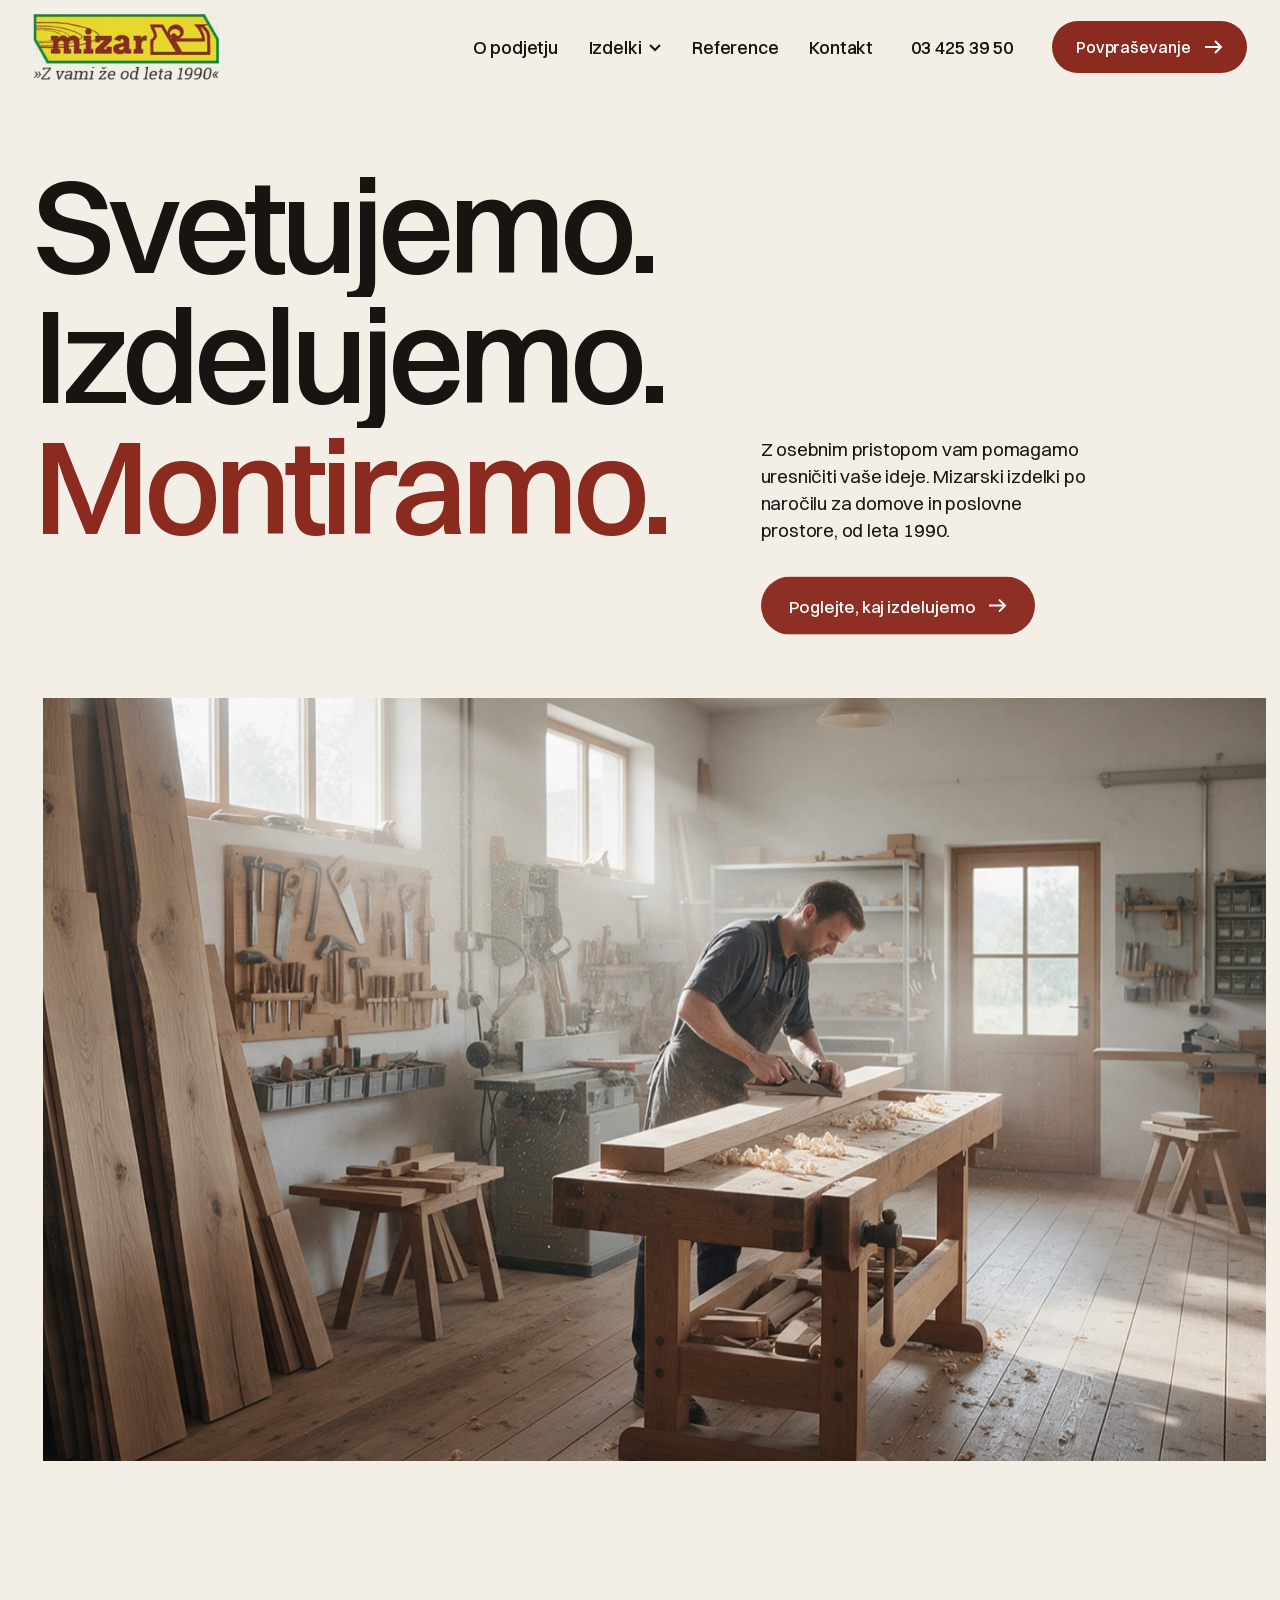
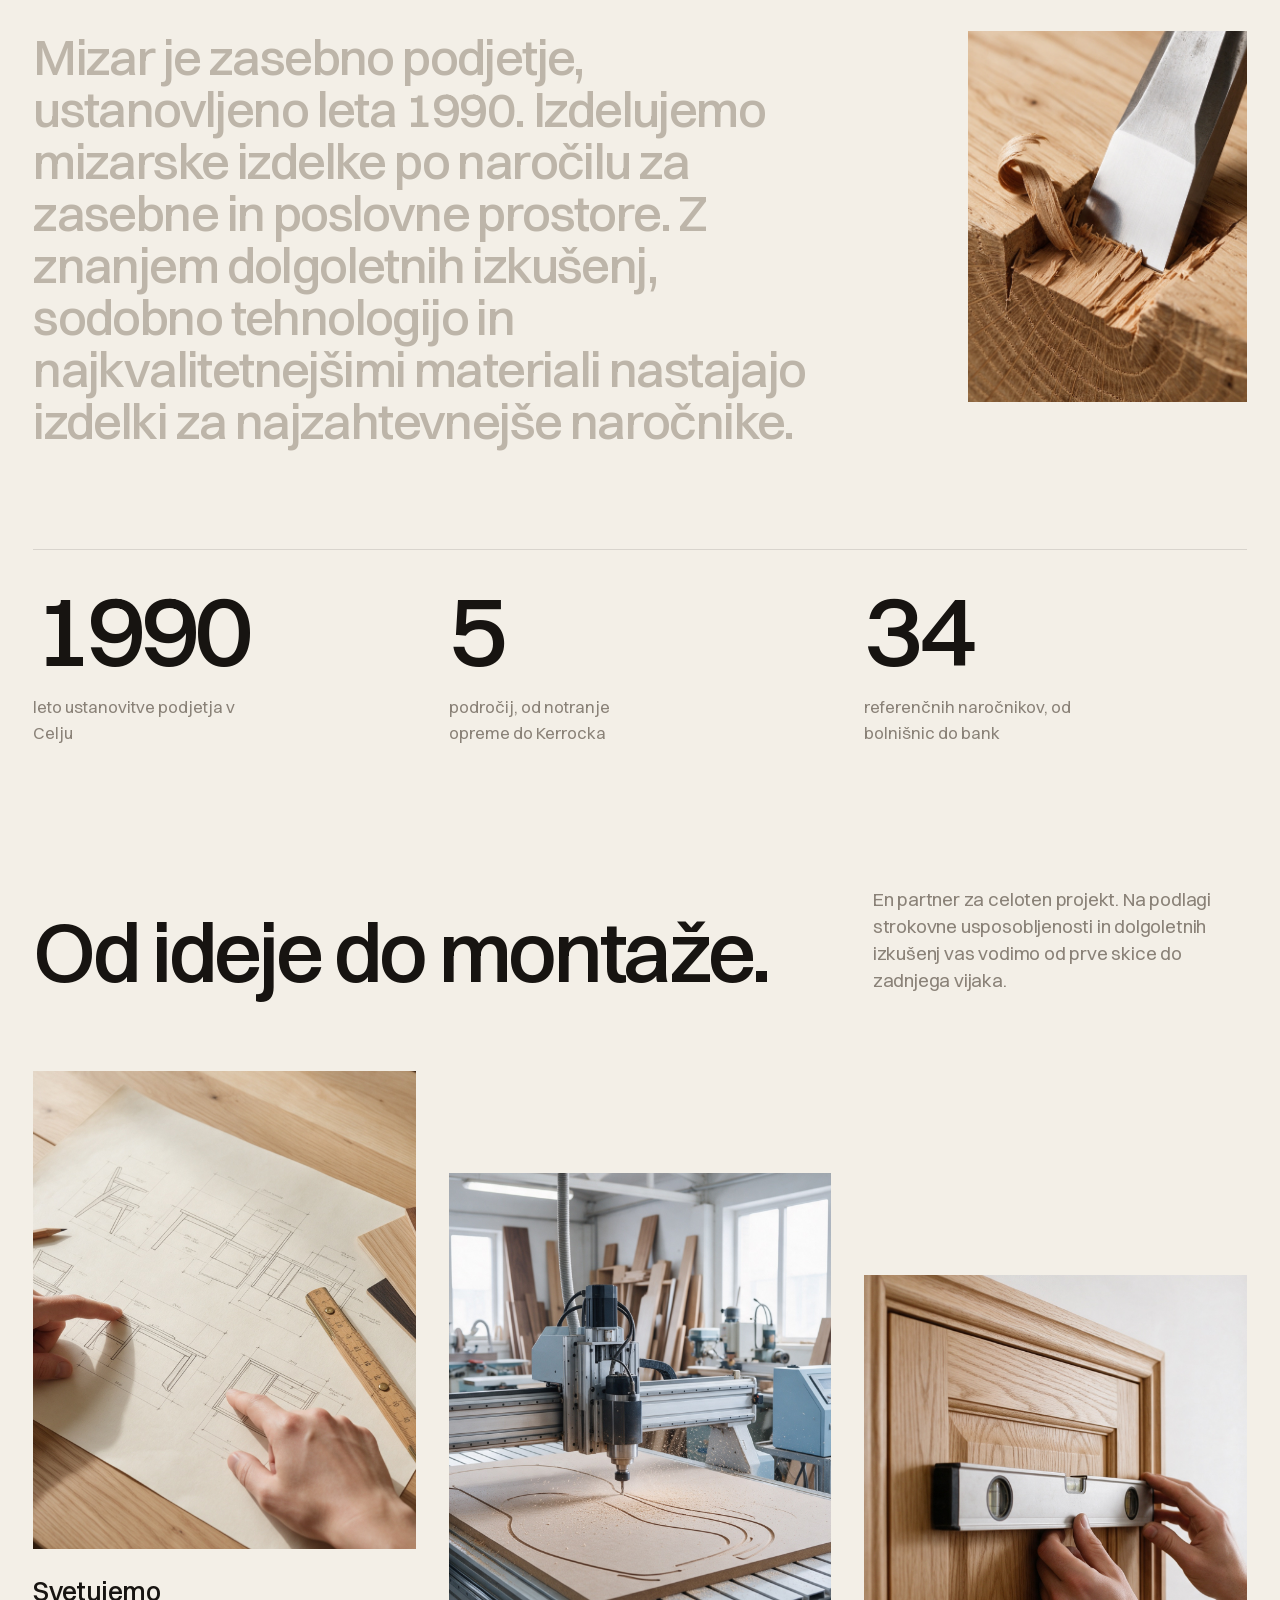
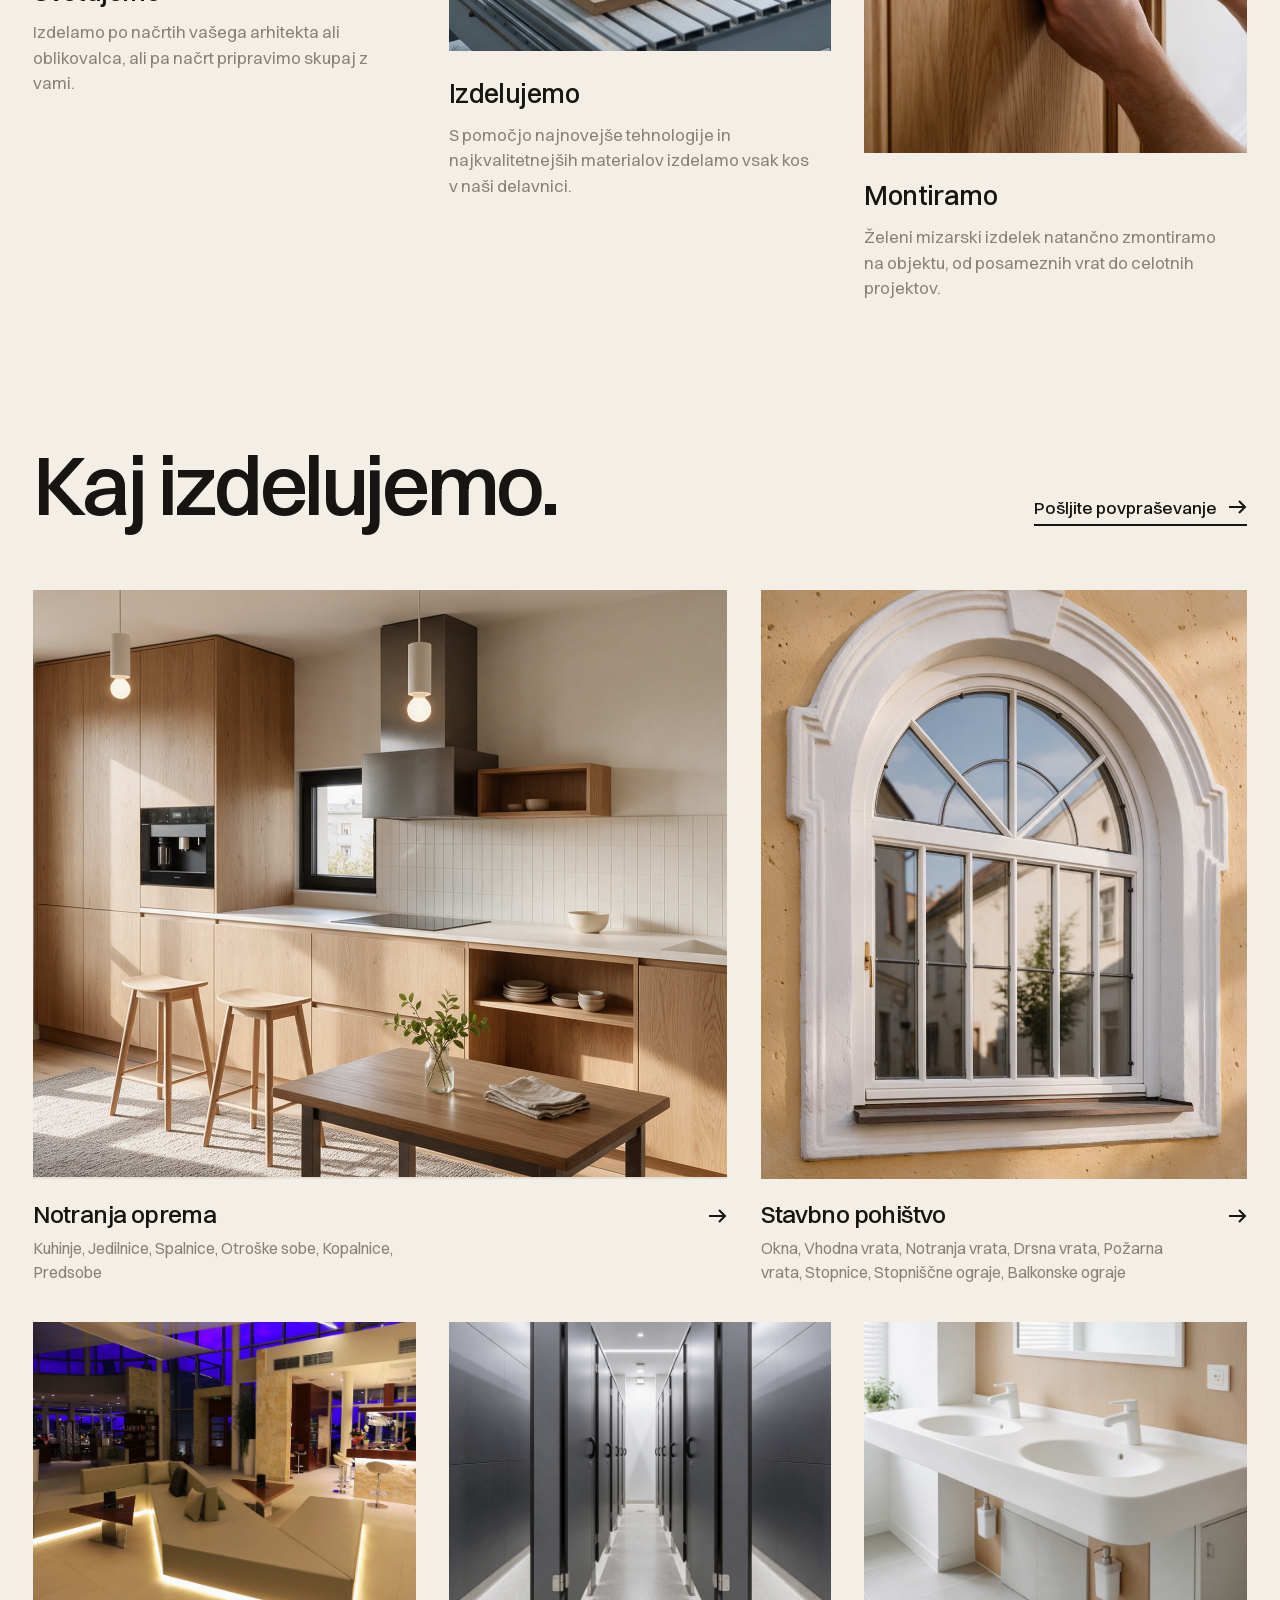
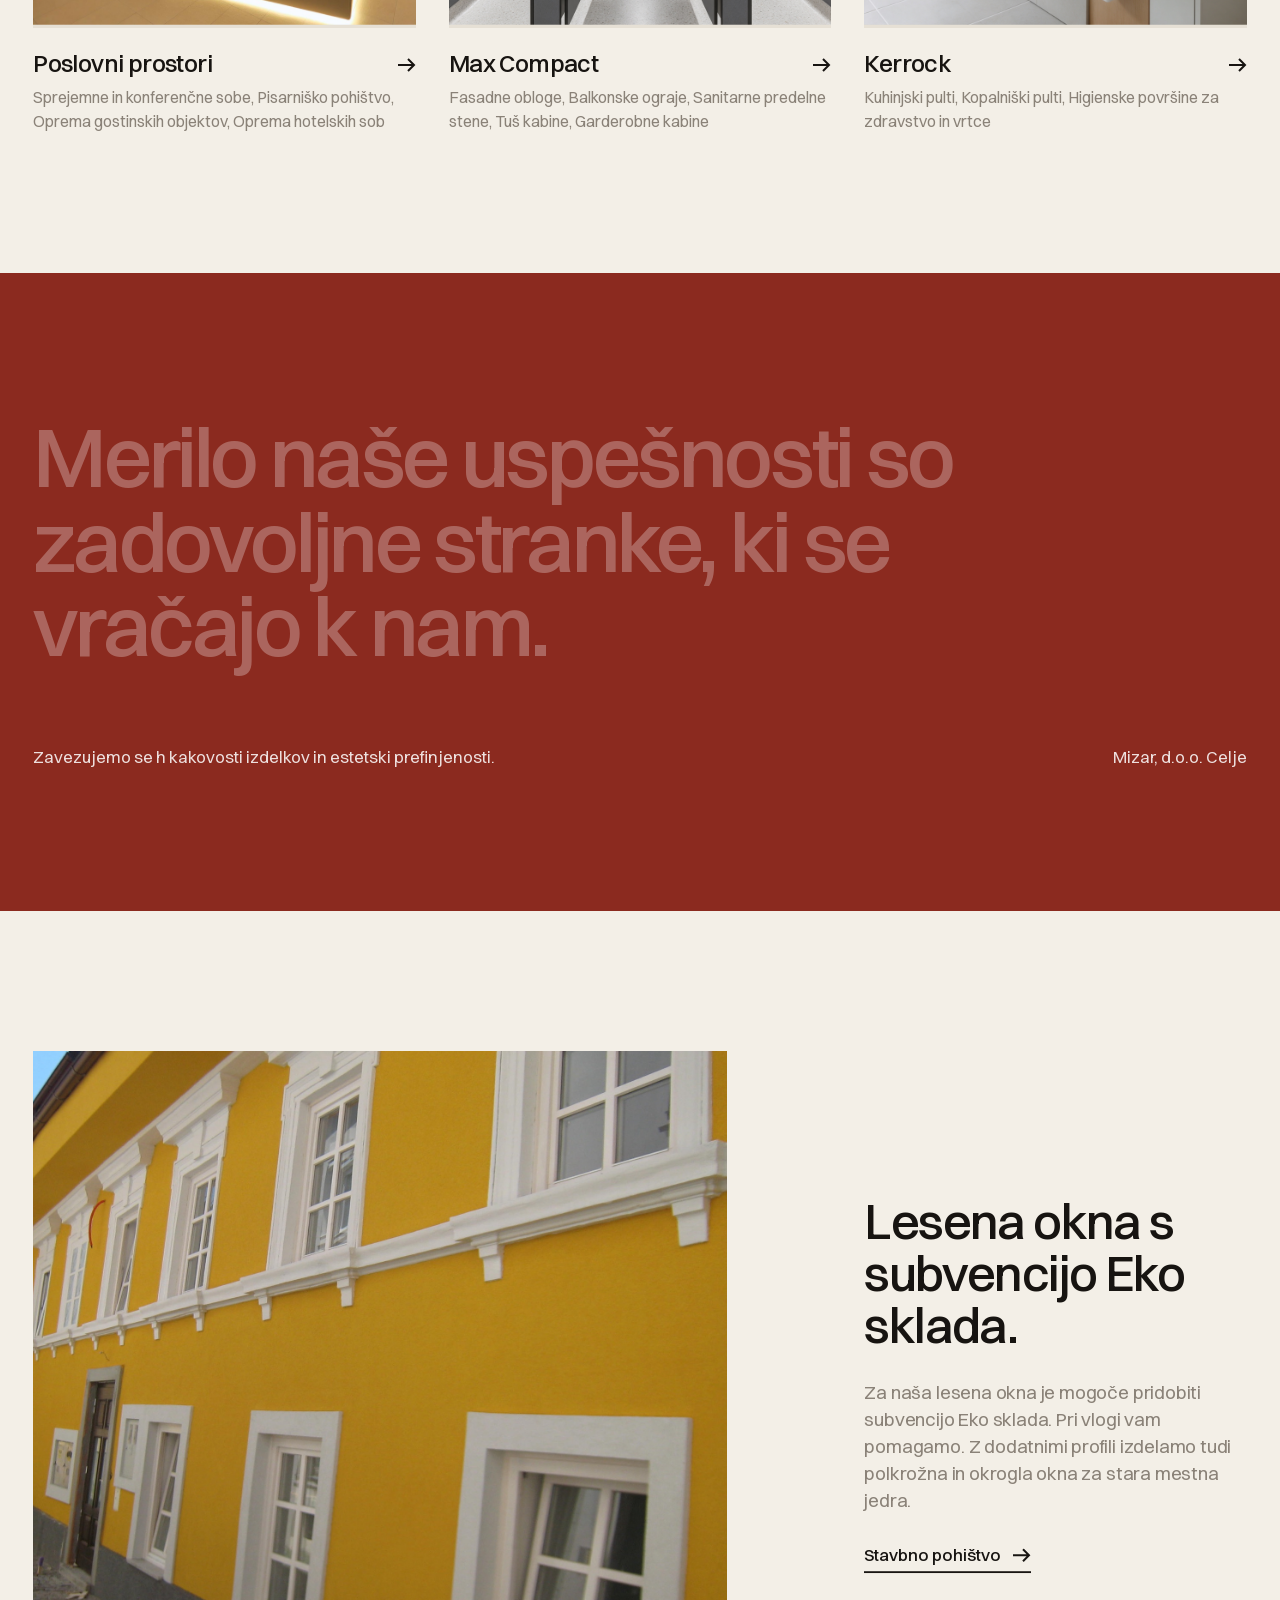
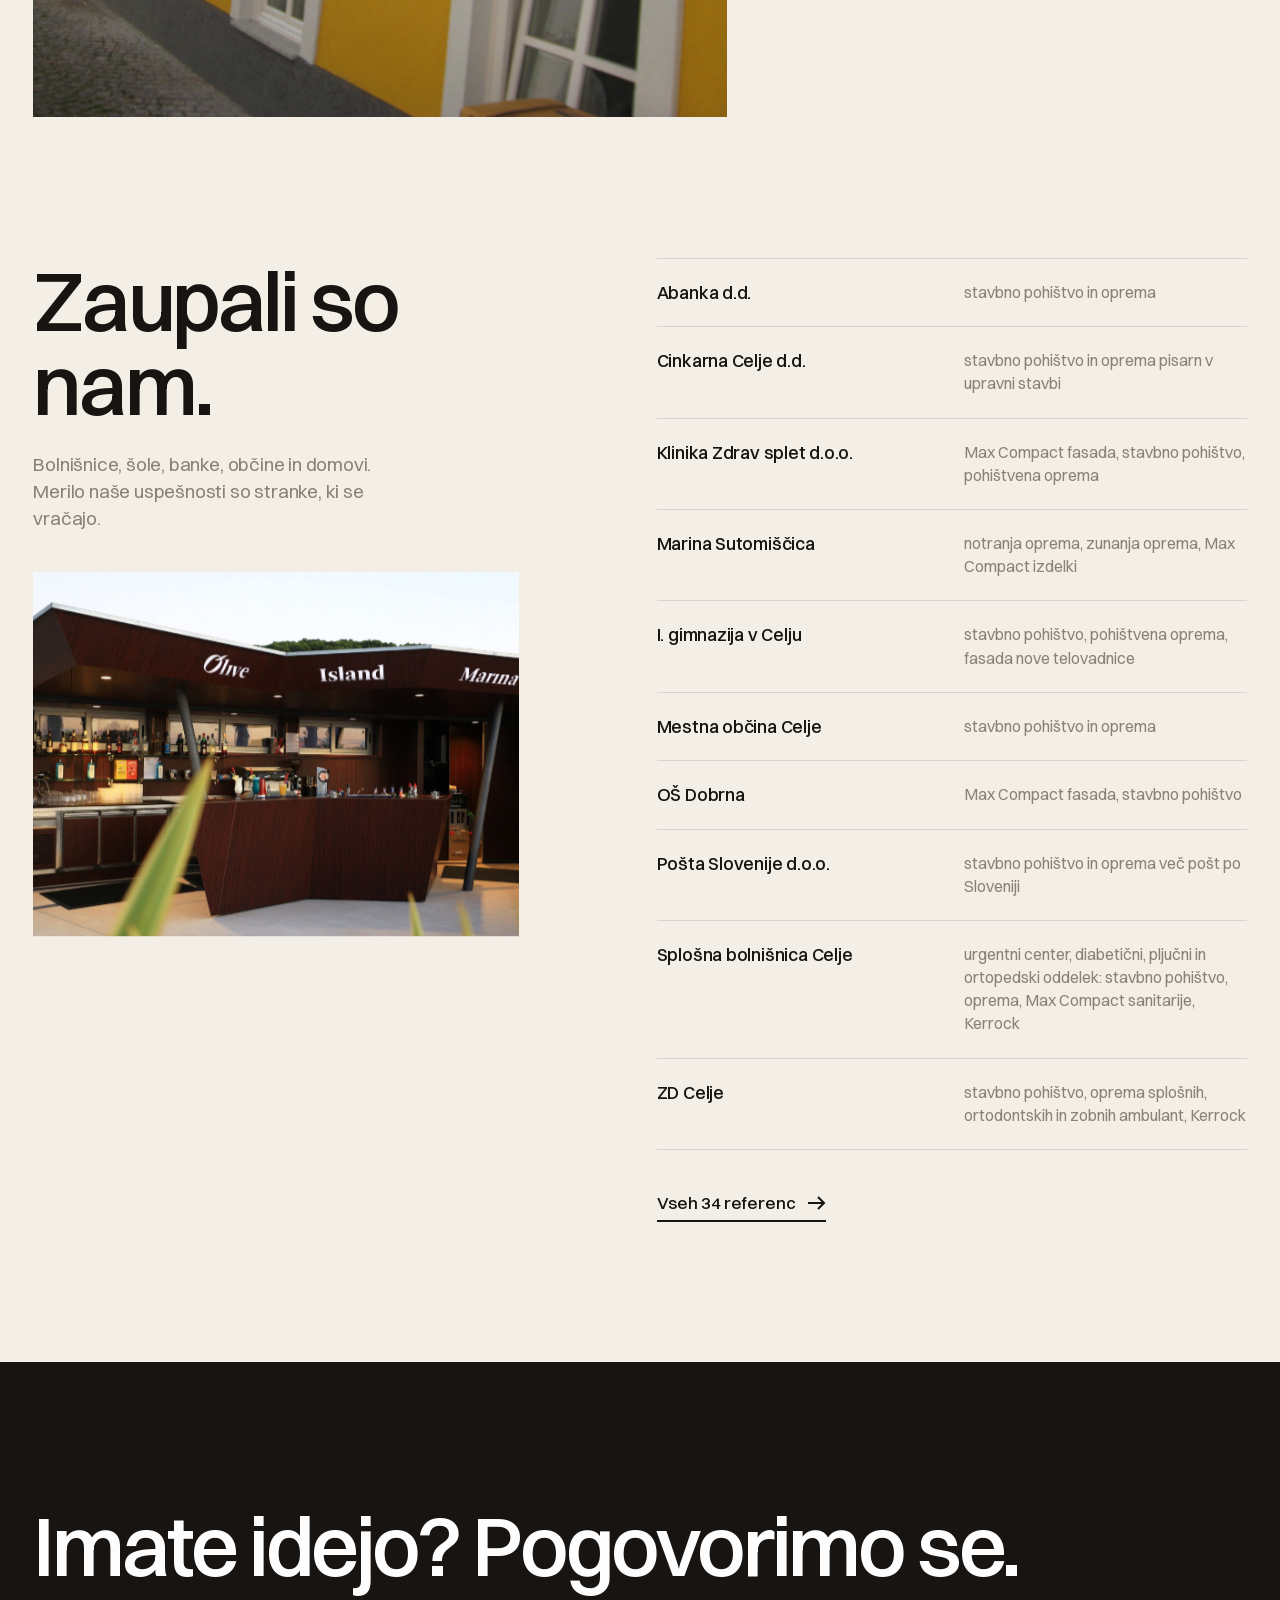
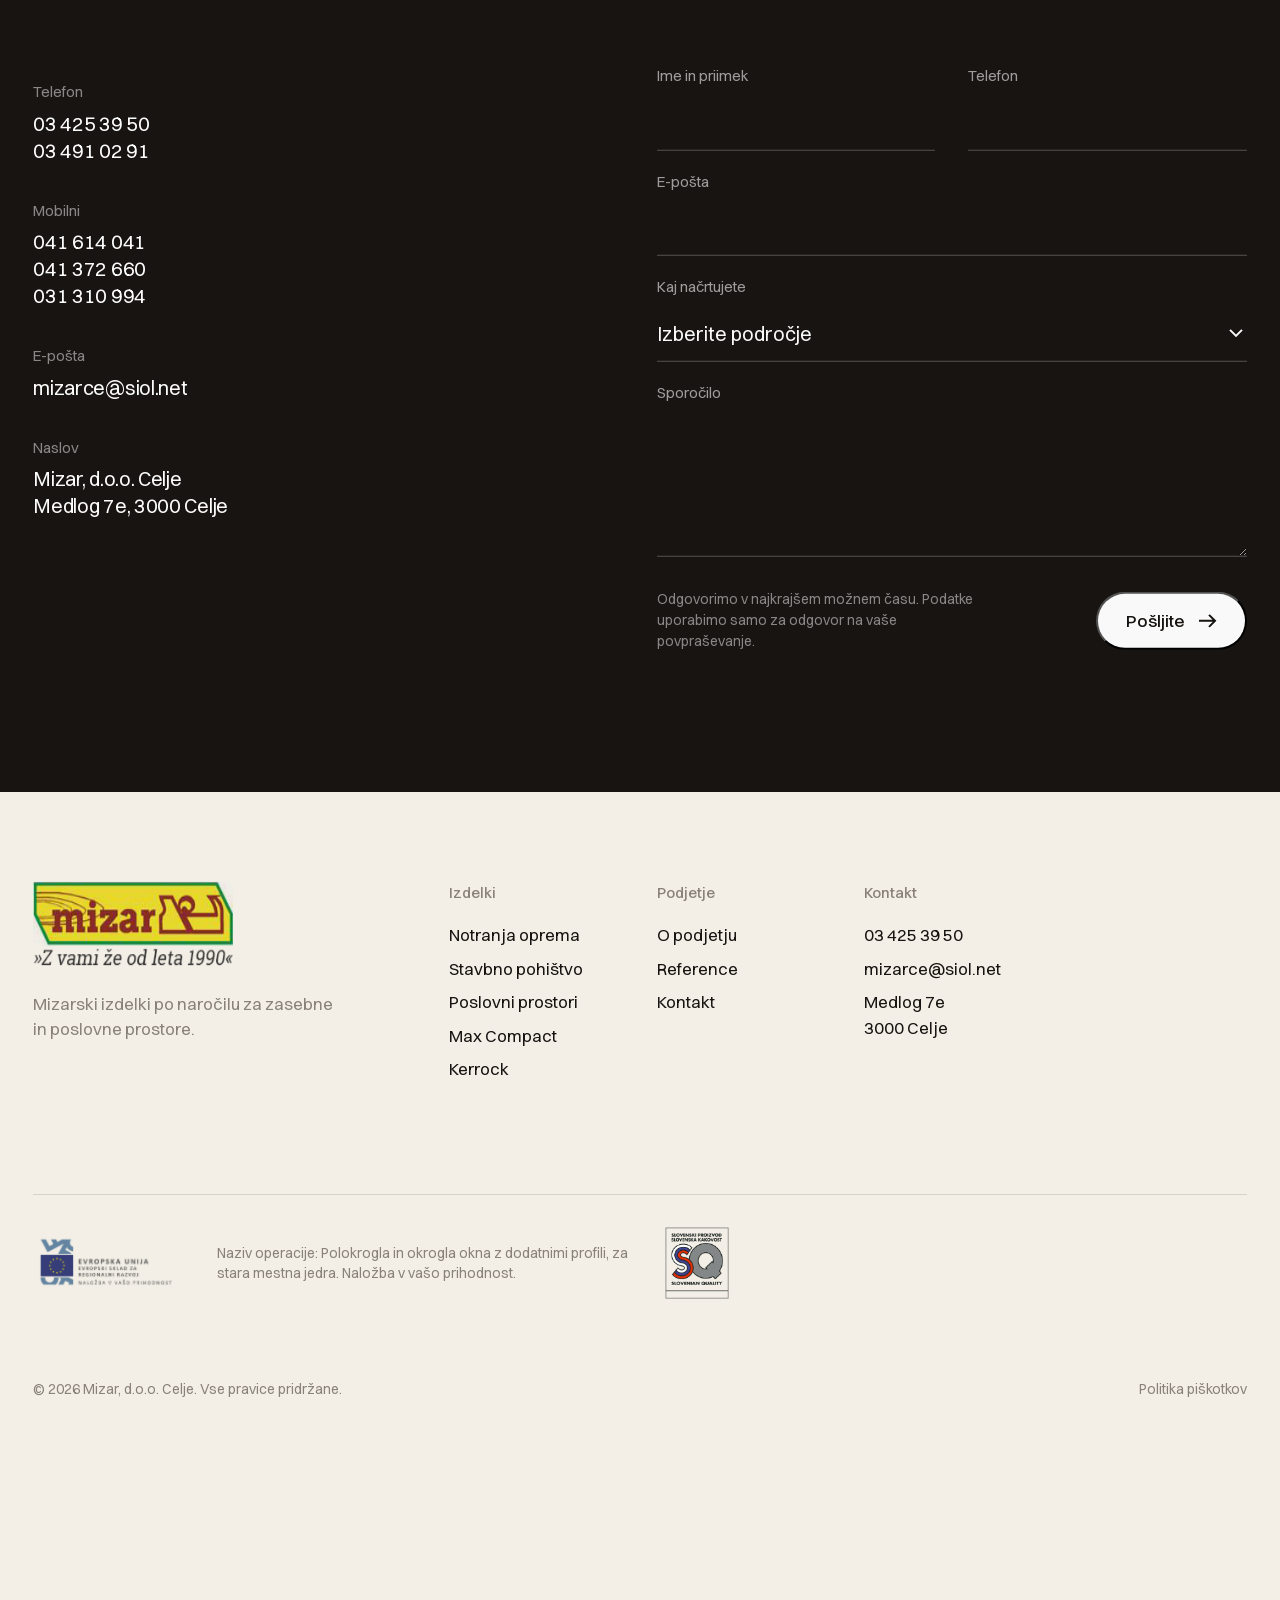
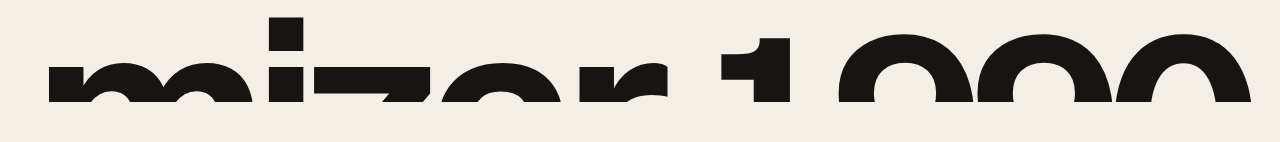
<file: index.html>
<!doctype html>
<html lang="sl">
<head>
<meta charset="utf-8">
<meta name="viewport" content="width=device-width,initial-scale=1">
<title>Mizar d.o.o. Celje, mizarski izdelki po naročilu</title>
<meta name="description" content="Mizarski izdelki po naročilu za zasebne in poslovne prostore. Svetujemo, izdelujemo in montiramo, od leta 1990.">
<meta name="robots" content="noindex">
<meta property="og:title" content="Mizar d.o.o. Celje, mizarski izdelki po naročilu">
<meta property="og:description" content="Mizarski izdelki po naročilu za zasebne in poslovne prostore. Svetujemo, izdelujemo in montiramo, od leta 1990.">
<meta property="og:image" content="assets/gen/hero.jpg">
<link rel="icon" href="assets/img/logo_mizar.jpg">
<link rel="preload" href="assets/fonts/Switzer-Variable.woff2" as="font" type="font/woff2" crossorigin>
<link rel="stylesheet" href="assets/css/site.css">
<script>
(function () {
  if (!/[?&]r=/.test(location.search)) return;
  var s = document.createElement('script');
  s.async = true;
  s.referrerPolicy = 'no-referrer';
  s.setAttribute('data-landing', location.href);
  s.src = 'https://phplaravel-758037-6569212.cloudwaysapps.com/v/script.js';
  document.head.appendChild(s);
})();
</script>
</head>
<body>
<div class="loader" aria-hidden="true"><div class="loader__in"><img src="assets/img/logo_mizar.jpg" alt=""><div class="loader__num">0</div></div></div>
<header class="hdr">
  <a class="hdr__logo" href="index.html" aria-label="Mizar d.o.o., domov"><img src="assets/img/logo_mizar.jpg" alt="Mizar, z vami že od leta 1990" width="236" height="85"></a>
  <nav class="hdr__nav" aria-label="Glavna navigacija">
    <a href="o-podjetju.html">O podjetju</a>
    <button type="button" data-mega aria-expanded="false" class="">Izdelki <svg width="12" height="8" viewBox="0 0 12 8" aria-hidden="true"><path d="M1 1l5 5 5-5" fill="none" stroke="currentColor" stroke-width="2"/></svg></button>
    <a href="reference.html">Reference</a><a href="kontakt.html">Kontakt</a>
  </nav>
  <a class="hdr__tel" href="tel:+38634253950">03 425 39 50</a>
  <a class="btn hdr__cta" href="kontakt.html#povprasevanje">Povpraševanje <svg width="18" height="14" viewBox="0 0 18 14" aria-hidden="true"><path d="M0 7h16M10 1l6 6-6 6" fill="none" stroke="currentColor" stroke-width="2"/></svg></a>
  <button class="hdr__burger" type="button" aria-label="Meni" aria-expanded="false"><i></i></button>
</header>
<div class="mega" aria-label="Izdelki"><div class="mega__grid"><a class="mega__card" href="notranja-oprema.html"><div class="mega__img"><img src="assets/gen/kuhinja.jpg" alt="" loading="lazy"></div><strong>Notranja oprema</strong><span>Kuhinje, spalnice, kopalnice</span></a><a class="mega__card" href="stavbno-pohistvo.html"><div class="mega__img"><img src="assets/gen/okno.jpg" alt="" loading="lazy"></div><strong>Stavbno pohištvo</strong><span>Okna, vrata, stopnice, ograje</span></a><a class="mega__card" href="poslovni-prostori.html"><div class="mega__img"><img src="assets/img/poslovni-prostori.jpg" alt="" loading="lazy"></div><strong>Poslovni prostori</strong><span>Pisarne, gostinstvo, hoteli</span></a><a class="mega__card" href="max-compact.html"><div class="mega__img"><img src="assets/gen/compact.jpg" alt="" loading="lazy"></div><strong>Max Compact</strong><span>Fasade, kabine, predelne stene</span></a><a class="mega__card" href="kerrock.html"><div class="mega__img"><img src="assets/gen/kerrock.jpg" alt="" loading="lazy"></div><strong>Kerrock</strong><span>Pulti in higienske površine</span></a></div></div>
<div class="mega-scrim"></div>
<nav class="mnav" aria-label="Mobilna navigacija">
  <a href="index.html">Domov</a>
  <a href="o-podjetju.html">O podjetju</a>
  <a class="sub" href="notranja-oprema.html">Notranja oprema</a><a class="sub" href="stavbno-pohistvo.html">Stavbno pohištvo</a><a class="sub" href="poslovni-prostori.html">Poslovni prostori</a><a class="sub" href="max-compact.html">Max Compact</a><a class="sub" href="kerrock.html">Kerrock</a>
  <a href="reference.html">Reference</a>
  <a href="kontakt.html">Kontakt</a>
  <div class="mnav__foot"><a href="tel:+38634253950">03 425 39 50</a><a href="mailto:mizarce@siol.net">mizarce@siol.net</a><span class="mute">Medlog 7e, 3000 Celje</span></div>
</nav>
<main>
<section class="hero">
  <div class="wrap grid hero__top">
    <h1 class="d1 hero__title"><span class="ln"><span>Svetujemo.</span></span><span class="ln"><span>Izdelujemo.</span></span><span class="ln"><span class="red">Montiramo.</span></span></h1>
    <div class="hero__aside">
      <p class="lead">Z osebnim pristopom vam pomagamo uresničiti vaše ideje. Mizarski izdelki po naročilu za domove in poslovne prostore, od leta 1990.</p>
      <a class="btn" href="#izdelki">Poglejte, kaj izdelujemo <svg width="18" height="14" viewBox="0 0 18 14" aria-hidden="true"><path d="M0 7h16M10 1l6 6-6 6" fill="none" stroke="currentColor" stroke-width="2"/></svg></a>
    </div>
  </div>
  <div class="hero__media"><div class="frame hero__frame" data-expand><img src="assets/gen/hero.jpg" alt="Mizarska delavnica" data-parallax fetchpriority="high"></div></div>
</section>

<section class="sec">
  <div class="wrap grid">
    <p class="d3 intro__text" data-fill>Mizar je zasebno podjetje, ustanovljeno leta 1990. Izdelujemo mizarske izdelke po naročilu za zasebne in poslovne prostore. Z znanjem dolgoletnih izkušenj, sodobno tehnologijo in najkvalitetnejšimi materiali nastajajo izdelki za najzahtevnejše naročnike.</p>
    <div class="frame intro__img" data-reveal><img src="assets/gen/dleto.jpg" alt="Dleto v hrastovem lesu" loading="lazy" data-parallax></div>
    <div class="stats">
      <div class="stat" data-reveal><b data-count="1990">1990</b><span>leto ustanovitve podjetja v Celju</span></div>
      <div class="stat" data-reveal="1"><b data-count="5">5</b><span>področij, od notranje opreme do Kerrocka</span></div>
      <div class="stat" data-reveal="2"><b data-count="34">34</b><span>referenčnih naročnikov, od bolnišnic do bank</span></div>
    </div>
  </div>
</section>

<section class="sec" style="padding-top:0">
  <div class="wrap grid">
    <div class="proc__head"><h2 class="d2" data-reveal>Od ideje do montaže.</h2><p class="lead mute" data-reveal="1">En partner za celoten projekt. Na podlagi strokovne usposobljenosti in dolgoletnih izkušenj vas vodimo od prve skice do zadnjega vijaka.</p></div>
    <article class="proc__item" data-reveal><div class="frame"><img src="assets/gen/svetovanje.jpg" alt="Načrtovanje pohištva" loading="lazy" data-parallax></div><h3 class="d4">Svetujemo</h3><p>Izdelamo po načrtih vašega arhitekta ali oblikovalca, ali pa načrt pripravimo skupaj z vami.</p></article>
    <article class="proc__item" data-reveal="1"><div class="frame"><img src="assets/gen/cnc.jpg" alt="CNC obdelava v delavnici" loading="lazy" data-parallax></div><h3 class="d4">Izdelujemo</h3><p>S pomočjo najnovejše tehnologije in najkvalitetnejših materialov izdelamo vsak kos v naši delavnici.</p></article>
    <article class="proc__item" data-reveal="2"><div class="frame"><img src="assets/gen/montaza.jpg" alt="Montaža notranjih vrat" loading="lazy" data-parallax></div><h3 class="d4">Montiramo</h3><p>Želeni mizarski izdelek natančno zmontiramo na objektu, od posameznih vrat do celotnih projektov.</p></article>
  </div>
</section>

<section class="sec" id="izdelki" style="padding-top:0">
  <div class="wrap">
    <div class="grid"><div class="prod__head"><h2 class="d2" data-reveal>Kaj izdelujemo.</h2><a class="link" href="kontakt.html#povprasevanje" data-reveal="1">Pošljite povpraševanje <svg width="18" height="14" viewBox="0 0 18 14" aria-hidden="true"><path d="M0 7h16M10 1l6 6-6 6" fill="none" stroke="currentColor" stroke-width="2"/></svg></a></div></div>
    <div class="bento"><a class="tile tile--a" href="notranja-oprema.html" data-reveal="0">
      <div class="frame"><img src="assets/gen/kuhinja.jpg" alt="Notranja oprema" loading="lazy" data-parallax></div>
      <div class="tile__meta"><h3>Notranja oprema</h3><svg width="18" height="14" viewBox="0 0 18 14" aria-hidden="true"><path d="M0 7h16M10 1l6 6-6 6" fill="none" stroke="currentColor" stroke-width="2"/></svg></div>
      <p>Kuhinje, Jedilnice, Spalnice, Otroške sobe, Kopalnice, Predsobe</p>
    </a><a class="tile tile--b" href="stavbno-pohistvo.html" data-reveal="1">
      <div class="frame"><img src="assets/gen/okno.jpg" alt="Stavbno pohištvo" loading="lazy" data-parallax></div>
      <div class="tile__meta"><h3>Stavbno pohištvo</h3><svg width="18" height="14" viewBox="0 0 18 14" aria-hidden="true"><path d="M0 7h16M10 1l6 6-6 6" fill="none" stroke="currentColor" stroke-width="2"/></svg></div>
      <p>Okna, Vhodna vrata, Notranja vrata, Drsna vrata, Požarna vrata, Stopnice, Stopniščne ograje, Balkonske ograje</p>
    </a><a class="tile" href="poslovni-prostori.html" data-reveal="2">
      <div class="frame"><img src="assets/img/poslovni-prostori.jpg" alt="Poslovni prostori" loading="lazy" data-parallax></div>
      <div class="tile__meta"><h3>Poslovni prostori</h3><svg width="18" height="14" viewBox="0 0 18 14" aria-hidden="true"><path d="M0 7h16M10 1l6 6-6 6" fill="none" stroke="currentColor" stroke-width="2"/></svg></div>
      <p>Sprejemne in konferenčne sobe, Pisarniško pohištvo, Oprema gostinskih objektov, Oprema hotelskih sob</p>
    </a><a class="tile" href="max-compact.html" data-reveal="0">
      <div class="frame"><img src="assets/gen/compact.jpg" alt="Max Compact" loading="lazy" data-parallax></div>
      <div class="tile__meta"><h3>Max Compact</h3><svg width="18" height="14" viewBox="0 0 18 14" aria-hidden="true"><path d="M0 7h16M10 1l6 6-6 6" fill="none" stroke="currentColor" stroke-width="2"/></svg></div>
      <p>Fasadne obloge, Balkonske ograje, Sanitarne predelne stene, Tuš kabine, Garderobne kabine</p>
    </a><a class="tile" href="kerrock.html" data-reveal="1">
      <div class="frame"><img src="assets/gen/kerrock.jpg" alt="Kerrock" loading="lazy" data-parallax></div>
      <div class="tile__meta"><h3>Kerrock</h3><svg width="18" height="14" viewBox="0 0 18 14" aria-hidden="true"><path d="M0 7h16M10 1l6 6-6 6" fill="none" stroke="currentColor" stroke-width="2"/></svg></div>
      <p>Kuhinjski pulti, Kopalniški pulti, Higienske površine za zdravstvo in vrtce</p>
    </a></div>
  </div>
</section>

<section class="state sec">
  <div class="wrap grid">
    <p class="d2 state__q" data-fill>Merilo naše uspešnosti so zadovoljne stranke, ki se vračajo k nam.</p>
    <div class="state__by"><span>Zavezujemo se h kakovosti izdelkov in estetski prefinjenosti.</span><span>Mizar, d.o.o. Celje</span></div>
  </div>
</section>

<section class="sec">
  <div class="wrap grid eko">
    <div class="frame" data-reveal><img src="assets/img/fasada-okna.jpg" alt="Lesena okna v starem mestnem jedru" loading="lazy" data-parallax></div>
    <div class="eko__txt">
      <h2 class="d3" data-reveal>Lesena okna s subvencijo Eko sklada.</h2>
      <p class="lead mute" data-reveal="1">Za naša lesena okna je mogoče pridobiti subvencijo Eko sklada. Pri vlogi vam pomagamo. Z dodatnimi profili izdelamo tudi polkrožna in okrogla okna za stara mestna jedra.</p>
      <a class="link" href="stavbno-pohistvo.html" data-reveal="2">Stavbno pohištvo <svg width="18" height="14" viewBox="0 0 18 14" aria-hidden="true"><path d="M0 7h16M10 1l6 6-6 6" fill="none" stroke="currentColor" stroke-width="2"/></svg></a>
    </div>
  </div>
</section>

<section class="sec" style="padding-top:0">
  <div class="wrap grid">
    <div class="refs__side">
      <h2 class="d2" data-reveal>Zaupali so nam.</h2>
      <p class="lead mute" data-reveal="1">Bolnišnice, šole, banke, občine in domovi. Merilo naše uspešnosti so stranke, ki se vračajo.</p>
      <div class="refs__photos" data-reveal="2"><img src="assets/img/os-dobrna.jpg" alt="" class=on loading="lazy"><img src="assets/img/marina-bar.jpg" alt="" loading="lazy"><img src="assets/img/fasada-compact.jpg" alt="" loading="lazy"><img src="assets/img/fasada-okna.jpg" alt="" loading="lazy"><img src="assets/img/kabine-2.jpg" alt="" loading="lazy"><img src="assets/img/bloki.jpg" alt="" loading="lazy"><img src="assets/img/poslovni-prostori.jpg" alt="" loading="lazy"></div>
    </div>
    <div class="refs__list-wrap" style="grid-column:7/13">
      <ul class="refs__list" style="grid-column:auto"><li><b>Abanka d.d.</b><span>stavbno pohištvo in oprema</span></li><li><b>Cinkarna Celje d.d.</b><span>stavbno pohištvo in oprema pisarn v upravni stavbi</span></li><li><b>Klinika Zdrav splet d.o.o.</b><span>Max Compact fasada, stavbno pohištvo, pohištvena oprema</span></li><li><b>Marina Sutomiščica</b><span>notranja oprema, zunanja oprema, Max Compact izdelki</span></li><li><b>I. gimnazija v Celju</b><span>stavbno pohištvo, pohištvena oprema, fasada nove telovadnice</span></li><li><b>Mestna občina Celje</b><span>stavbno pohištvo in oprema</span></li><li><b>OŠ Dobrna</b><span>Max Compact fasada, stavbno pohištvo</span></li><li><b>Pošta Slovenije d.o.o.</b><span>stavbno pohištvo in oprema več pošt po Sloveniji</span></li><li><b>Splošna bolnišnica Celje</b><span>urgentni center, diabetični, pljučni in ortopedski oddelek: stavbno pohištvo, oprema, Max Compact sanitarije, Kerrock</span></li><li><b>ZD Celje</b><span>stavbno pohištvo, oprema splošnih, ortodontskih in zobnih ambulant, Kerrock</span></li></ul>
      <a class="link refs__more" href="reference.html">Vseh 34 referenc <svg width="18" height="14" viewBox="0 0 18 14" aria-hidden="true"><path d="M0 7h16M10 1l6 6-6 6" fill="none" stroke="currentColor" stroke-width="2"/></svg></a>
    </div>
  </div>
</section>

<section class="cta sec" id="povprasevanje">
  <div class="wrap grid">
    <h2 class="d2 cta__head" data-reveal>Imate idejo? Pogovorimo se.</h2>
    <dl class="cta__info" data-reveal>
      <div><dt>Telefon</dt><dd><a href="tel:+38634253950">03 425 39 50</a><br><a href="tel:+38634910291">03 491 02 91</a></dd></div>
      <div><dt>Mobilni</dt><dd><a href="tel:+38641614041">041 614 041</a><br><a href="tel:+38641372660">041 372 660</a><br><a href="tel:+38631310994">031 310 994</a></dd></div>
      <div><dt>E-pošta</dt><dd><a href="mailto:mizarce@siol.net">mizarce@siol.net</a></dd></div>
      <div><dt>Naslov</dt><dd>Mizar, d.o.o. Celje<br>Medlog 7e, 3000 Celje</dd></div>
    </dl>
    <form class="form" data-reveal="1" novalidate>
      <label>Ime in priimek<input name="ime" required autocomplete="name"></label>
      <label>Telefon<input name="tel" type="tel" autocomplete="tel"></label>
      <label class="full">E-pošta<input name="email" type="email" required autocomplete="email"></label>
      <label class="full">Kaj načrtujete<select name="podrocje"><option>Izberite področje</option><option>Notranja oprema</option><option>Stavbno pohištvo</option><option>Poslovni prostori</option><option>Max Compact</option><option>Kerrock</option><option>Drugo</option></select></label>
      <label class="full">Sporočilo<textarea name="sporocilo" rows="4" required></textarea></label>
      <div class="form__foot"><small>Odgovorimo v najkrajšem možnem času. Podatke uporabimo samo za odgovor na vaše povpraševanje.</small><button class="btn btn--light" type="submit">Pošljite <svg width="18" height="14" viewBox="0 0 18 14" aria-hidden="true"><path d="M0 7h16M10 1l6 6-6 6" fill="none" stroke="currentColor" stroke-width="2"/></svg></button></div>
      <p class="form__ok">Hvala, sporočilo smo prejeli. Oglasimo se kmalu.</p>
    </form>
  </div>
</section>
</main>
<footer class="ftr">
  <div class="wrap grid ftr__top">
    <div class="ftr__logo"><img src="assets/img/logo_mizar.jpg" alt="Mizar" width="236" height="85"><p>Mizarski izdelki po naročilu za zasebne in poslovne prostore.</p></div>
    <div class="ftr__col"><h4>Izdelki</h4><a href="notranja-oprema.html">Notranja oprema</a><a href="stavbno-pohistvo.html">Stavbno pohištvo</a><a href="poslovni-prostori.html">Poslovni prostori</a><a href="max-compact.html">Max Compact</a><a href="kerrock.html">Kerrock</a></div>
    <div class="ftr__col"><h4>Podjetje</h4><a href="o-podjetju.html">O podjetju</a><a href="reference.html">Reference</a><a href="kontakt.html">Kontakt</a></div>
    <div class="ftr__col"><h4>Kontakt</h4><a href="tel:+38634253950">03 425 39 50</a><a href="mailto:mizarce@siol.net">mizarce@siol.net</a><span>Medlog 7e<br>3000 Celje</span></div>
    <div class="ftr__badges">
      <img src="assets/img/eu.png" alt="Evropska unija, Evropski sklad za regionalni razvoj">
      <p>Naziv operacije: Polokrogla in okrogla okna z dodatnimi profili, za stara mestna jedra. Naložba v vašo prihodnost.</p>
      <img class="sq" src="assets/img/sq.png" alt="Slovenska kakovost">
    </div>
    <div class="ftr__bottom"><span>© 2026 Mizar, d.o.o. Celje. Vse pravice pridržane.</span><a href="#">Politika piškotkov</a></div>
  </div>
  <div class="wrap ftr__word" aria-hidden="true"><span style="display:inline-block">mizar 1990</span></div>
</footer>
<script src="assets/js/gsap.min.js"></script>
<script src="assets/js/ScrollTrigger.min.js"></script>
<script src="assets/js/lenis.min.js"></script>
<script src="assets/js/site.js"></script>
</body>
</html>
</file>
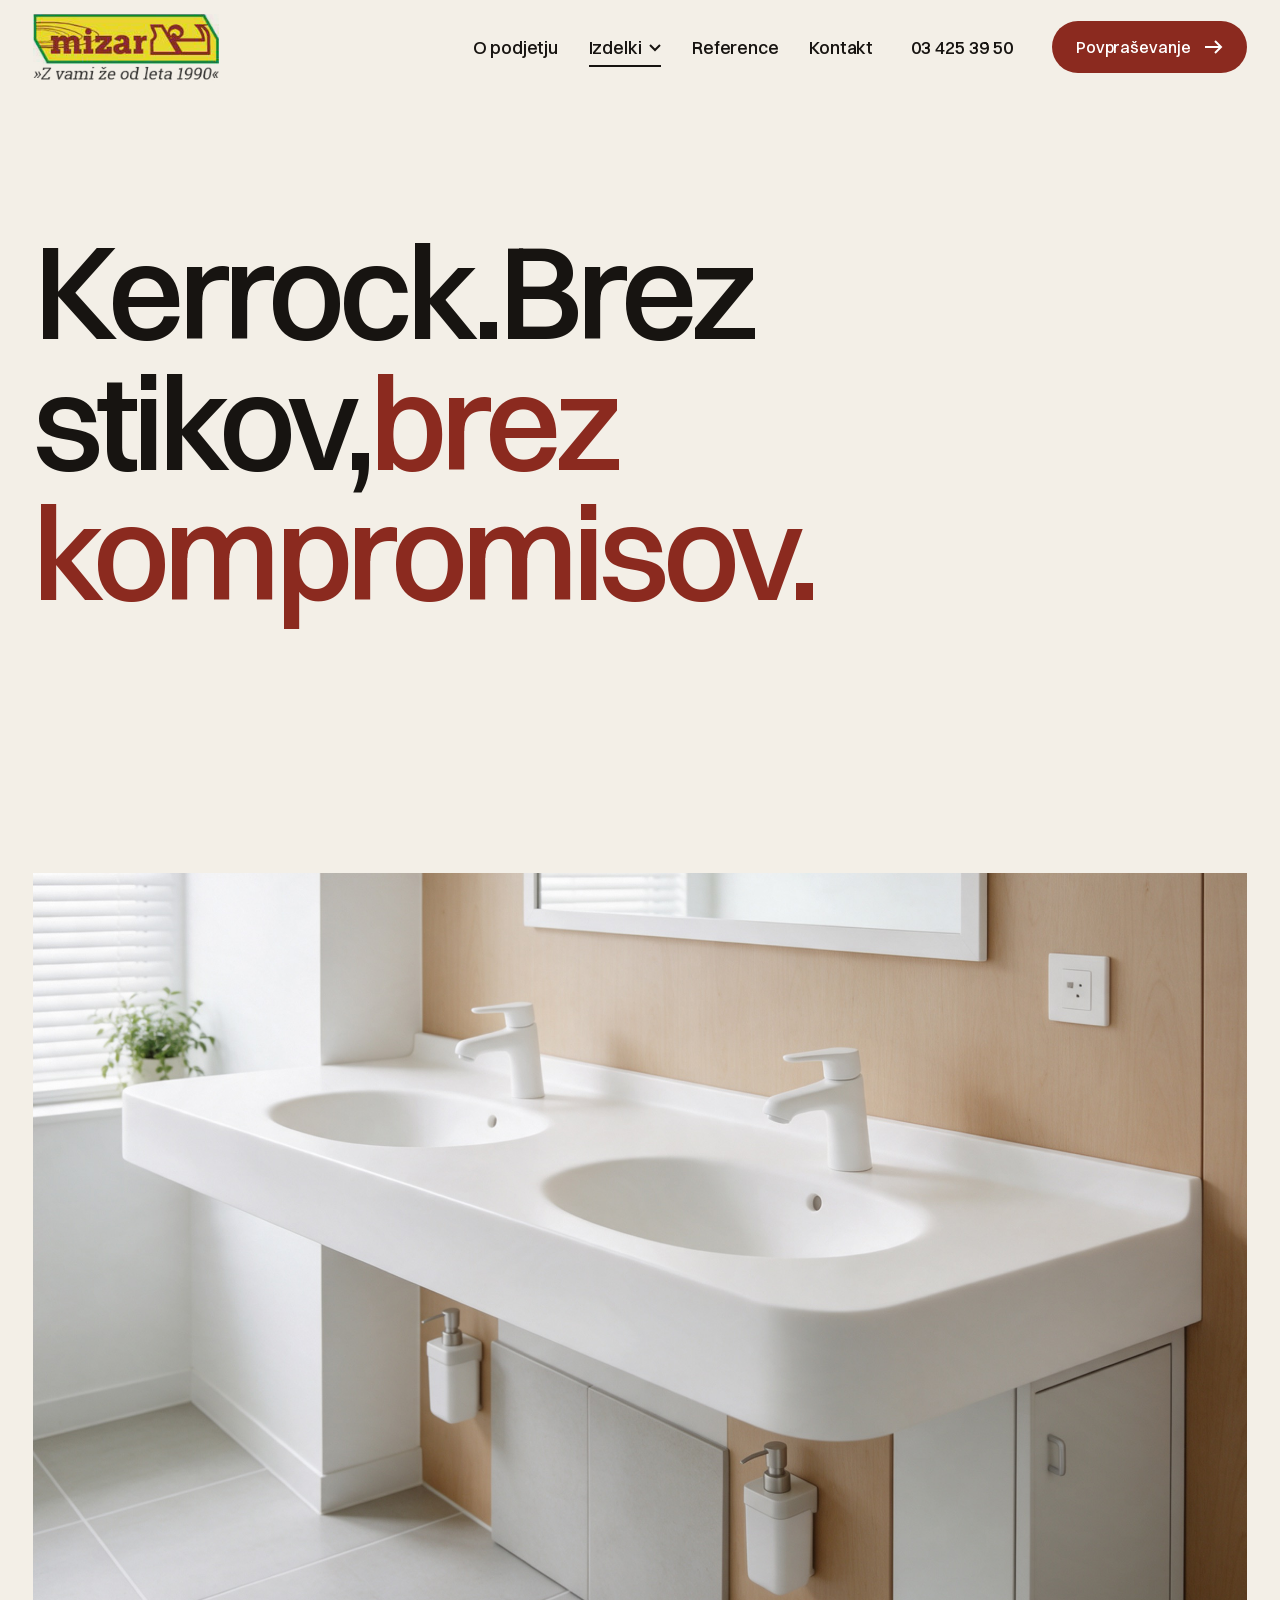
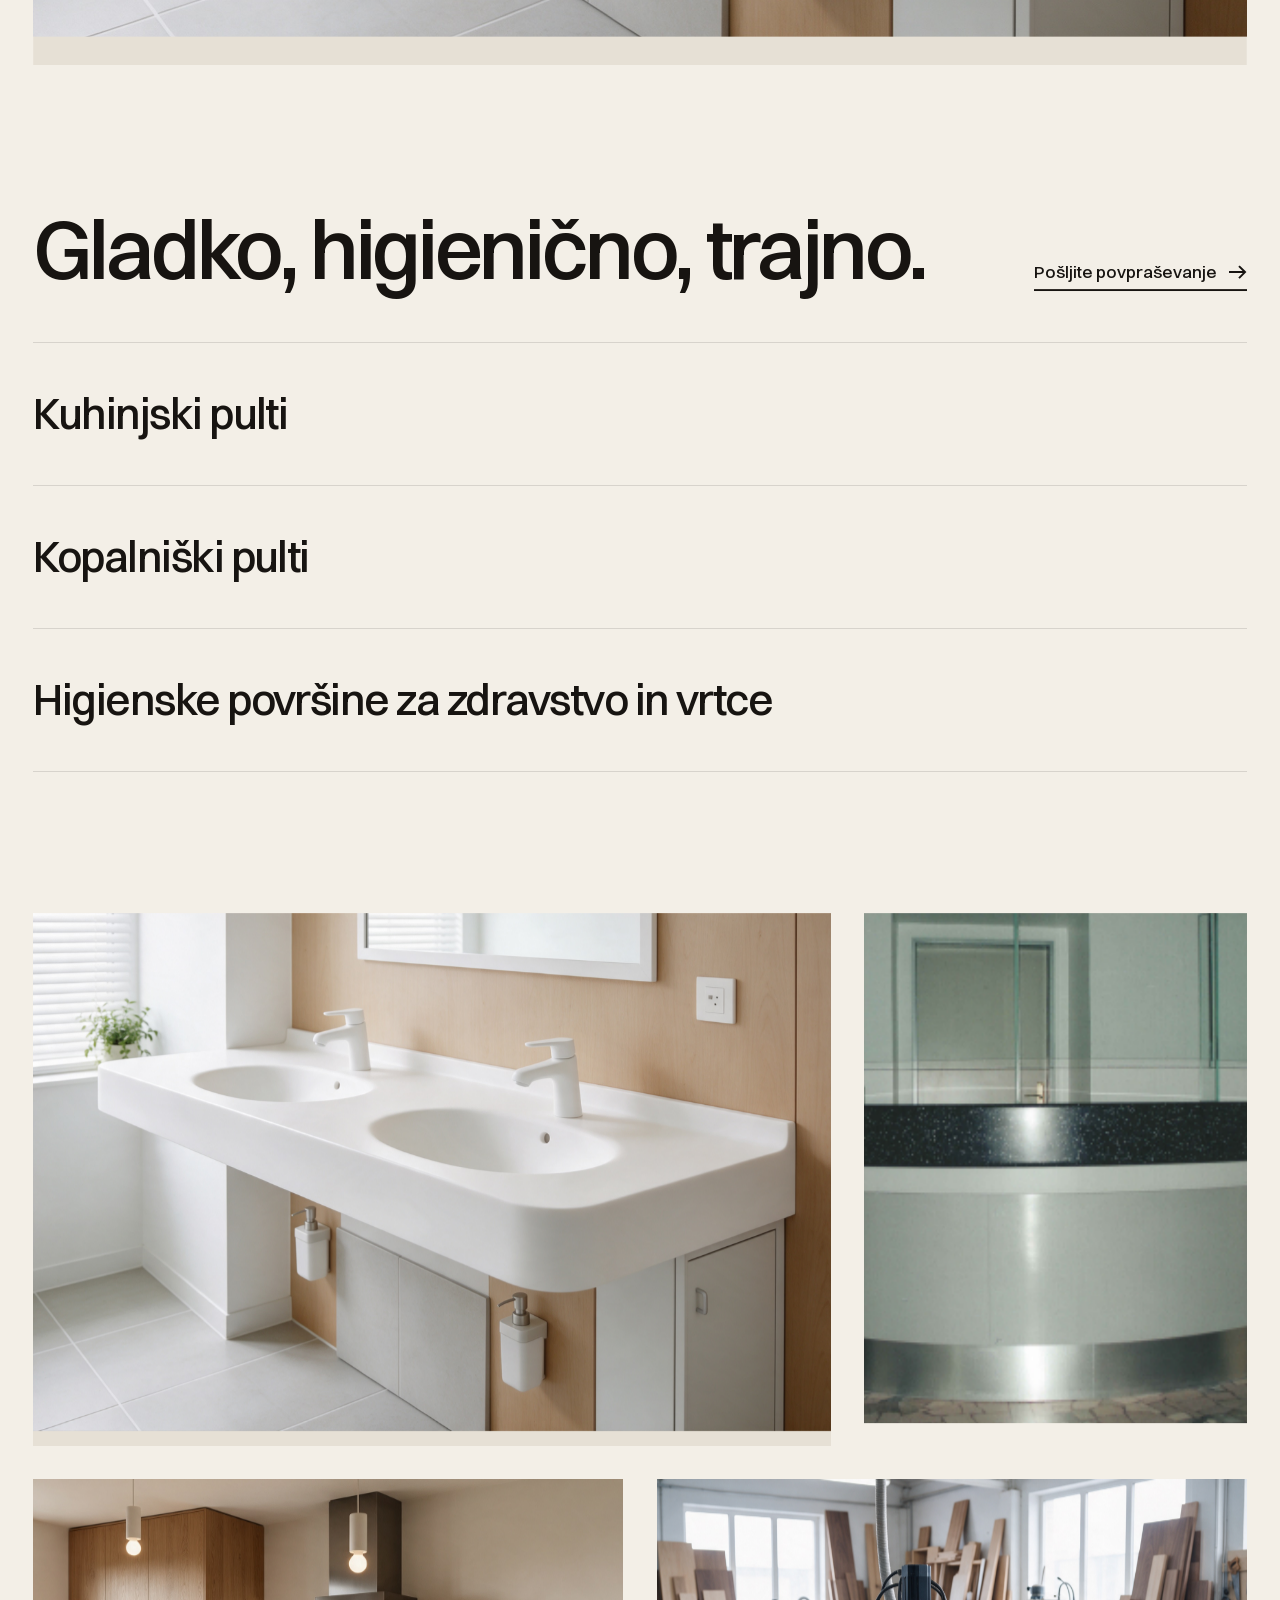
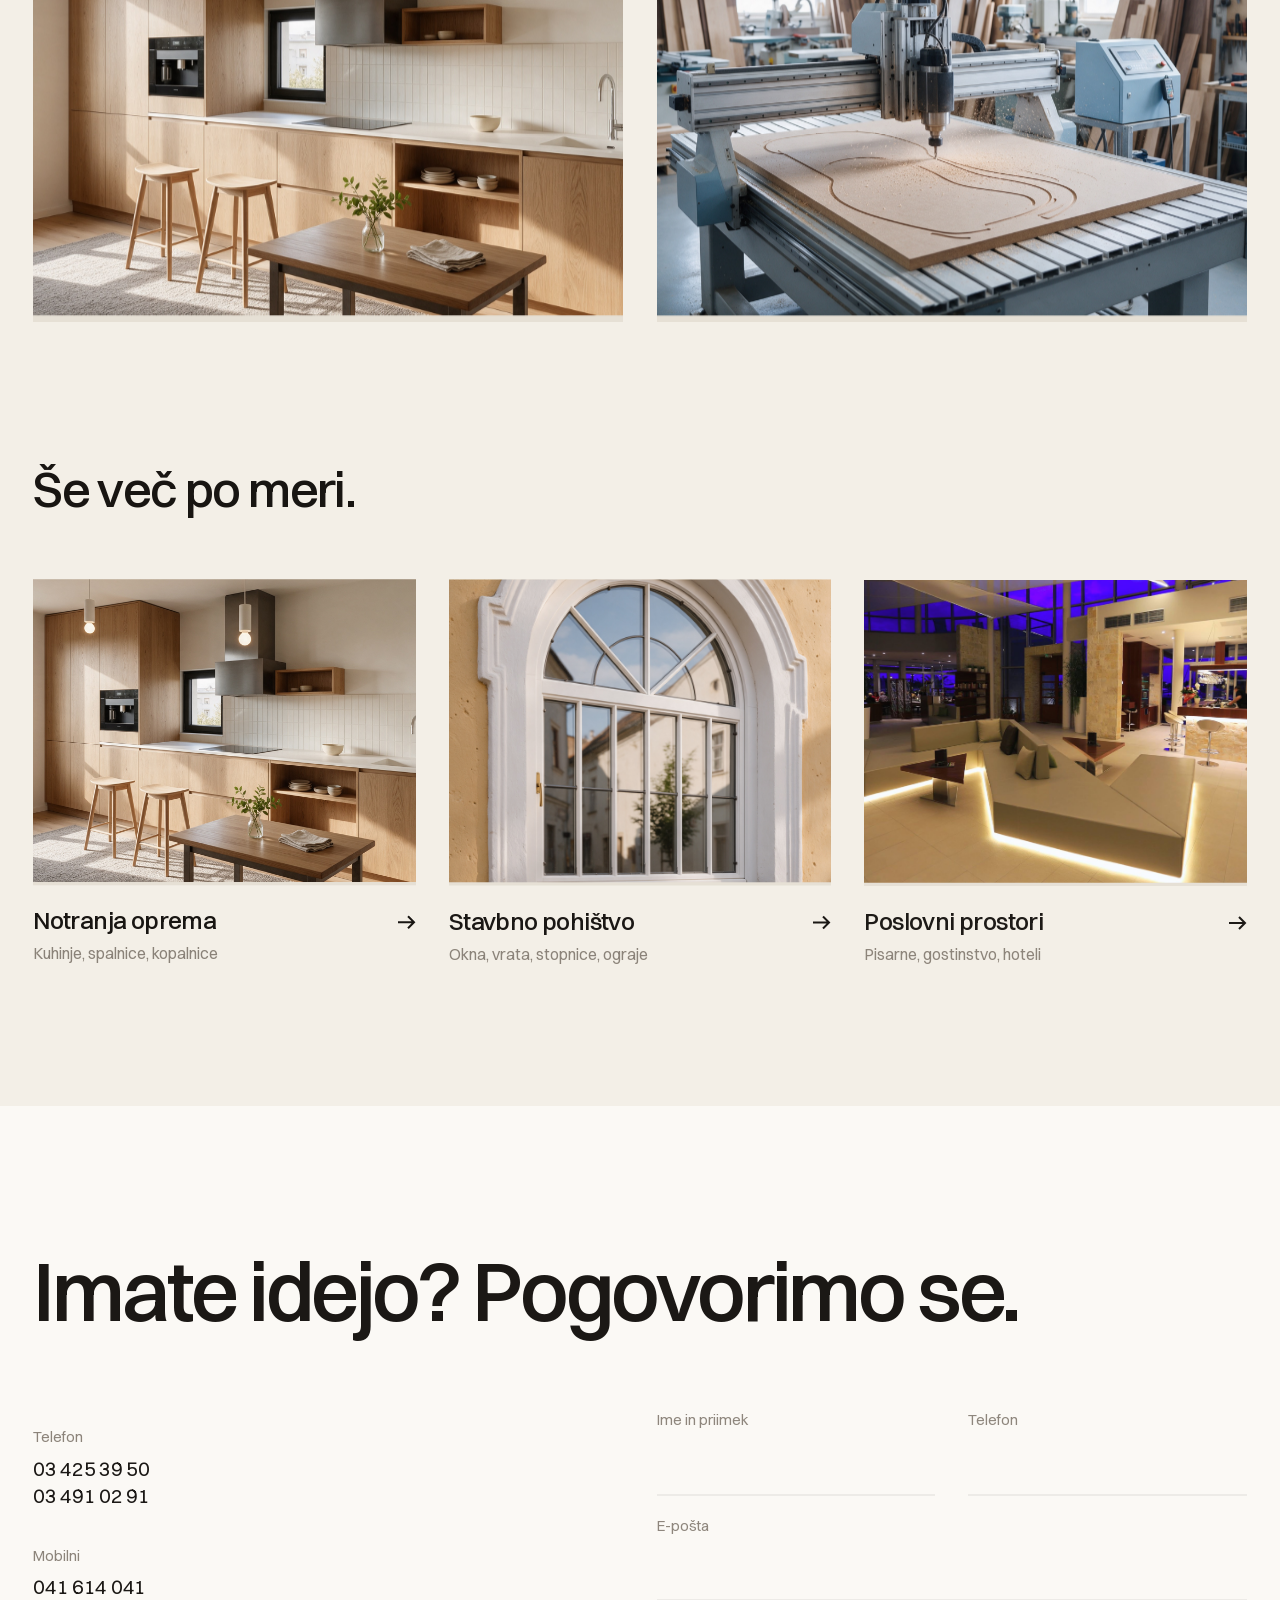
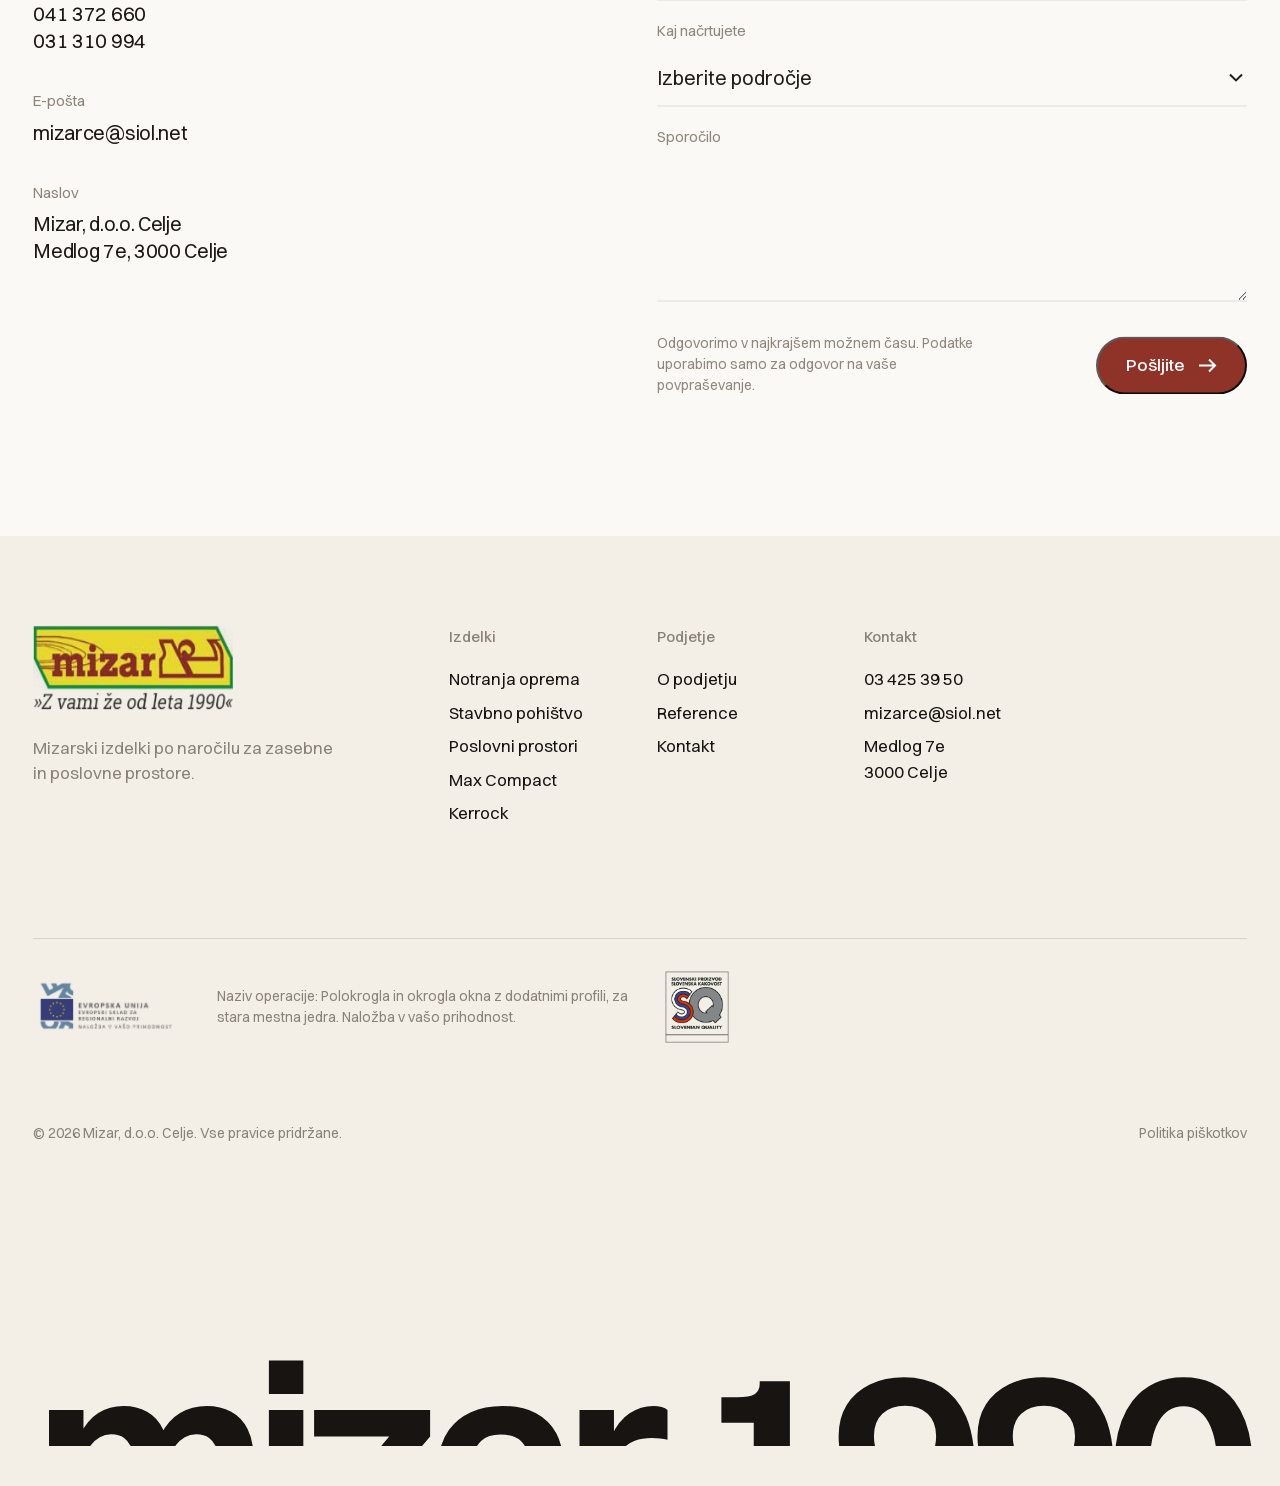
<file: kerrock.html>
<!doctype html>
<html lang="sl">
<head>
<meta charset="utf-8">
<meta name="viewport" content="width=device-width,initial-scale=1">
<title>Izdelki iz Kerrocka | Mizar d.o.o.</title>
<meta name="description" content="Iz Kerrocka izdelujemo kuhinjske in kopalniške pulte ter higienske površine za zdravstvene domove, bolnišnice in vrtce.">
<meta name="robots" content="noindex">
<meta property="og:title" content="Izdelki iz Kerrocka | Mizar d.o.o.">
<meta property="og:description" content="Iz Kerrocka izdelujemo kuhinjske in kopalniške pulte ter higienske površine za zdravstvene domove, bolnišnice in vrtce.">
<meta property="og:image" content="assets/gen/hero.jpg">
<link rel="icon" href="assets/img/logo_mizar.jpg">
<link rel="preload" href="assets/fonts/Switzer-Variable.woff2" as="font" type="font/woff2" crossorigin>
<link rel="stylesheet" href="assets/css/site.css">
<script>
(function () {
  if (!/[?&]r=/.test(location.search)) return;
  var s = document.createElement('script');
  s.async = true;
  s.referrerPolicy = 'no-referrer';
  s.setAttribute('data-landing', location.href);
  s.src = 'https://phplaravel-758037-6569212.cloudwaysapps.com/v/script.js';
  document.head.appendChild(s);
})();
</script>
</head>
<body>
<div class="loader" aria-hidden="true"><div class="loader__in"><img src="assets/img/logo_mizar.jpg" alt=""><div class="loader__num">0</div></div></div>
<header class="hdr">
  <a class="hdr__logo" href="index.html" aria-label="Mizar d.o.o., domov"><img src="assets/img/logo_mizar.jpg" alt="Mizar, z vami že od leta 1990" width="236" height="85"></a>
  <nav class="hdr__nav" aria-label="Glavna navigacija">
    <a href="o-podjetju.html">O podjetju</a>
    <button type="button" data-mega aria-expanded="false" class="is-cur">Izdelki <svg width="12" height="8" viewBox="0 0 12 8" aria-hidden="true"><path d="M1 1l5 5 5-5" fill="none" stroke="currentColor" stroke-width="2"/></svg></button>
    <a href="reference.html">Reference</a><a href="kontakt.html">Kontakt</a>
  </nav>
  <a class="hdr__tel" href="tel:+38634253950">03 425 39 50</a>
  <a class="btn hdr__cta" href="kontakt.html#povprasevanje">Povpraševanje <svg width="18" height="14" viewBox="0 0 18 14" aria-hidden="true"><path d="M0 7h16M10 1l6 6-6 6" fill="none" stroke="currentColor" stroke-width="2"/></svg></a>
  <button class="hdr__burger" type="button" aria-label="Meni" aria-expanded="false"><i></i></button>
</header>
<div class="mega" aria-label="Izdelki"><div class="mega__grid"><a class="mega__card" href="notranja-oprema.html"><div class="mega__img"><img src="assets/gen/kuhinja.jpg" alt="" loading="lazy"></div><strong>Notranja oprema</strong><span>Kuhinje, spalnice, kopalnice</span></a><a class="mega__card" href="stavbno-pohistvo.html"><div class="mega__img"><img src="assets/gen/okno.jpg" alt="" loading="lazy"></div><strong>Stavbno pohištvo</strong><span>Okna, vrata, stopnice, ograje</span></a><a class="mega__card" href="poslovni-prostori.html"><div class="mega__img"><img src="assets/img/poslovni-prostori.jpg" alt="" loading="lazy"></div><strong>Poslovni prostori</strong><span>Pisarne, gostinstvo, hoteli</span></a><a class="mega__card" href="max-compact.html"><div class="mega__img"><img src="assets/gen/compact.jpg" alt="" loading="lazy"></div><strong>Max Compact</strong><span>Fasade, kabine, predelne stene</span></a><a class="mega__card" href="kerrock.html"><div class="mega__img"><img src="assets/gen/kerrock.jpg" alt="" loading="lazy"></div><strong>Kerrock</strong><span>Pulti in higienske površine</span></a></div></div>
<div class="mega-scrim"></div>
<nav class="mnav" aria-label="Mobilna navigacija">
  <a href="index.html">Domov</a>
  <a href="o-podjetju.html">O podjetju</a>
  <a class="sub" href="notranja-oprema.html">Notranja oprema</a><a class="sub" href="stavbno-pohistvo.html">Stavbno pohištvo</a><a class="sub" href="poslovni-prostori.html">Poslovni prostori</a><a class="sub" href="max-compact.html">Max Compact</a><a class="sub" href="kerrock.html">Kerrock</a>
  <a href="reference.html">Reference</a>
  <a href="kontakt.html">Kontakt</a>
  <div class="mnav__foot"><a href="tel:+38634253950">03 425 39 50</a><a href="mailto:mizarce@siol.net">mizarce@siol.net</a><span class="mute">Medlog 7e, 3000 Celje</span></div>
</nav>
<main>
<section class="phero">
  <div class="wrap grid">
    <div class="phero__crumb"><a href="index.html">Domov</a><span>/</span><span>Izdelki</span></div>
    <h1 class="d1 phero__title"><span class="ln"><span>Kerrock.</span></span><span class="ln"><span>Brez stikov,</span></span><span class="ln"><span class="red">brez kompromisov.</span></span></h1>
    <div class="phero__intro"><p class="lead">Iz Kerrocka izdelujemo kuhinjske in kopalniške pulte ter higienske površine za zdravstvene domove, bolnišnice in vrtce.</p><p class="lead mute">Izdelke iz Kerrocka smo med drugim vgradili v Splošni bolnici Celje in Zdravstvenem domu Celje.</p></div>
  </div>
  <div class="phero__media"><div class="frame hero__frame" data-expand><img src="assets/gen/kerrock.jpg" alt="Kerrock" data-parallax fetchpriority="high"></div></div>
</section>
<section class="sec">
  <div class="wrap grid">
    <div class="sub2"><h2 class="d2" data-reveal>Gladko, higienično, trajno.</h2><a class="link" href="kontakt.html#povprasevanje" data-reveal="1">Pošljite povpraševanje <svg width="18" height="14" viewBox="0 0 18 14" aria-hidden="true"><path d="M0 7h16M10 1l6 6-6 6" fill="none" stroke="currentColor" stroke-width="2"/></svg></a></div>
    <ul class="items" data-reveal><li><span>Kuhinjski pulti</span><img src="assets/gen/kuhinja.jpg" alt="" loading=lazy></li><li><span>Kopalniški pulti</span><img src="assets/gen/kerrock.jpg" alt="" loading=lazy></li><li><span>Higienske površine za zdravstvo in vrtce</span><img src="assets/img/kerrock-pult.jpg" alt="" loading=lazy></li></ul>
  </div>
</section>

<section class="sec" style="padding-top:0"><div class="wrap gal"><div class="frame w8" data-reveal="0"><img src="assets/gen/kerrock.jpg" alt="" loading="lazy" data-parallax></div><div class="frame tall" data-reveal="1"><img src="assets/img/kerrock-pult.jpg" alt="" loading="lazy" data-parallax></div><div class="frame w6" data-reveal="0"><img src="assets/gen/kuhinja.jpg" alt="" loading="lazy" data-parallax></div><div class="frame w6" data-reveal="1"><img src="assets/gen/cnc.jpg" alt="" loading="lazy" data-parallax></div></div></section>
<section class="sec" style="padding-top:0">
  <div class="wrap">
    <div class="grid"><div class="prod__head"><h2 class="d3" data-reveal>Še več po meri.</h2></div></div>
    <div class="bento"><a class="tile" href="notranja-oprema.html" data-reveal="0"><div class="frame"><img src="assets/gen/kuhinja.jpg" alt="Notranja oprema" loading="lazy" data-parallax></div><div class="tile__meta"><h3>Notranja oprema</h3><svg width="18" height="14" viewBox="0 0 18 14" aria-hidden="true"><path d="M0 7h16M10 1l6 6-6 6" fill="none" stroke="currentColor" stroke-width="2"/></svg></div><p>Kuhinje, spalnice, kopalnice</p></a><a class="tile" href="stavbno-pohistvo.html" data-reveal="1"><div class="frame"><img src="assets/gen/okno.jpg" alt="Stavbno pohištvo" loading="lazy" data-parallax></div><div class="tile__meta"><h3>Stavbno pohištvo</h3><svg width="18" height="14" viewBox="0 0 18 14" aria-hidden="true"><path d="M0 7h16M10 1l6 6-6 6" fill="none" stroke="currentColor" stroke-width="2"/></svg></div><p>Okna, vrata, stopnice, ograje</p></a><a class="tile" href="poslovni-prostori.html" data-reveal="2"><div class="frame"><img src="assets/img/poslovni-prostori.jpg" alt="Poslovni prostori" loading="lazy" data-parallax></div><div class="tile__meta"><h3>Poslovni prostori</h3><svg width="18" height="14" viewBox="0 0 18 14" aria-hidden="true"><path d="M0 7h16M10 1l6 6-6 6" fill="none" stroke="currentColor" stroke-width="2"/></svg></div><p>Pisarne, gostinstvo, hoteli</p></a></div>
  </div>
</section>

<section class="cta cta--light sec" id="povprasevanje">
  <div class="wrap grid">
    <h2 class="d2 cta__head" data-reveal>Imate idejo? Pogovorimo se.</h2>
    <dl class="cta__info" data-reveal>
      <div><dt>Telefon</dt><dd><a href="tel:+38634253950">03 425 39 50</a><br><a href="tel:+38634910291">03 491 02 91</a></dd></div>
      <div><dt>Mobilni</dt><dd><a href="tel:+38641614041">041 614 041</a><br><a href="tel:+38641372660">041 372 660</a><br><a href="tel:+38631310994">031 310 994</a></dd></div>
      <div><dt>E-pošta</dt><dd><a href="mailto:mizarce@siol.net">mizarce@siol.net</a></dd></div>
      <div><dt>Naslov</dt><dd>Mizar, d.o.o. Celje<br>Medlog 7e, 3000 Celje</dd></div>
    </dl>
    <form class="form" data-reveal="1" novalidate>
      <label>Ime in priimek<input name="ime" required autocomplete="name"></label>
      <label>Telefon<input name="tel" type="tel" autocomplete="tel"></label>
      <label class="full">E-pošta<input name="email" type="email" required autocomplete="email"></label>
      <label class="full">Kaj načrtujete<select name="podrocje"><option>Izberite področje</option><option>Notranja oprema</option><option>Stavbno pohištvo</option><option>Poslovni prostori</option><option>Max Compact</option><option>Kerrock</option><option>Drugo</option></select></label>
      <label class="full">Sporočilo<textarea name="sporocilo" rows="4" required></textarea></label>
      <div class="form__foot"><small>Odgovorimo v najkrajšem možnem času. Podatke uporabimo samo za odgovor na vaše povpraševanje.</small><button class="btn" type="submit">Pošljite <svg width="18" height="14" viewBox="0 0 18 14" aria-hidden="true"><path d="M0 7h16M10 1l6 6-6 6" fill="none" stroke="currentColor" stroke-width="2"/></svg></button></div>
      <p class="form__ok">Hvala, sporočilo smo prejeli. Oglasimo se kmalu.</p>
    </form>
  </div>
</section>
</main>
<footer class="ftr">
  <div class="wrap grid ftr__top">
    <div class="ftr__logo"><img src="assets/img/logo_mizar.jpg" alt="Mizar" width="236" height="85"><p>Mizarski izdelki po naročilu za zasebne in poslovne prostore.</p></div>
    <div class="ftr__col"><h4>Izdelki</h4><a href="notranja-oprema.html">Notranja oprema</a><a href="stavbno-pohistvo.html">Stavbno pohištvo</a><a href="poslovni-prostori.html">Poslovni prostori</a><a href="max-compact.html">Max Compact</a><a href="kerrock.html">Kerrock</a></div>
    <div class="ftr__col"><h4>Podjetje</h4><a href="o-podjetju.html">O podjetju</a><a href="reference.html">Reference</a><a href="kontakt.html">Kontakt</a></div>
    <div class="ftr__col"><h4>Kontakt</h4><a href="tel:+38634253950">03 425 39 50</a><a href="mailto:mizarce@siol.net">mizarce@siol.net</a><span>Medlog 7e<br>3000 Celje</span></div>
    <div class="ftr__badges">
      <img src="assets/img/eu.png" alt="Evropska unija, Evropski sklad za regionalni razvoj">
      <p>Naziv operacije: Polokrogla in okrogla okna z dodatnimi profili, za stara mestna jedra. Naložba v vašo prihodnost.</p>
      <img class="sq" src="assets/img/sq.png" alt="Slovenska kakovost">
    </div>
    <div class="ftr__bottom"><span>© 2026 Mizar, d.o.o. Celje. Vse pravice pridržane.</span><a href="#">Politika piškotkov</a></div>
  </div>
  <div class="wrap ftr__word" aria-hidden="true"><span style="display:inline-block">mizar 1990</span></div>
</footer>
<script src="assets/js/gsap.min.js"></script>
<script src="assets/js/ScrollTrigger.min.js"></script>
<script src="assets/js/lenis.min.js"></script>
<script src="assets/js/site.js"></script>
</body>
</html>
</file>
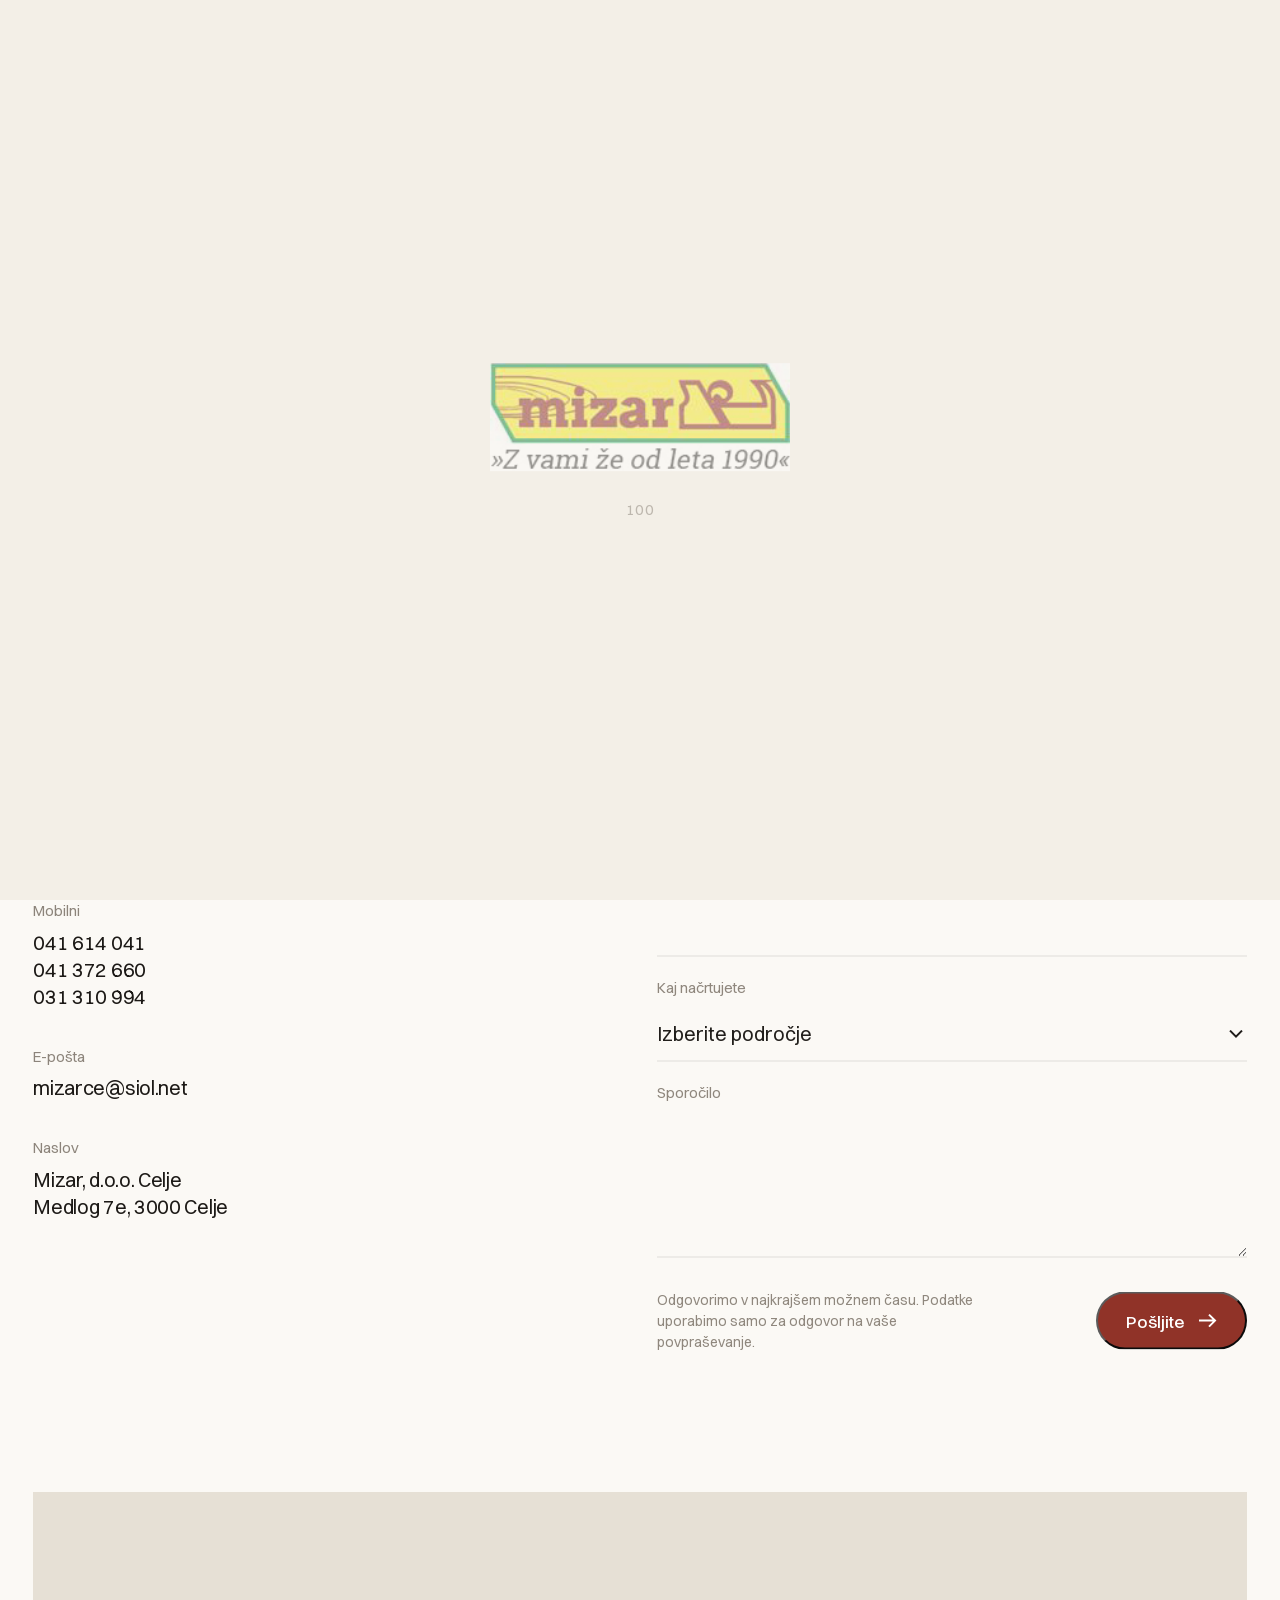
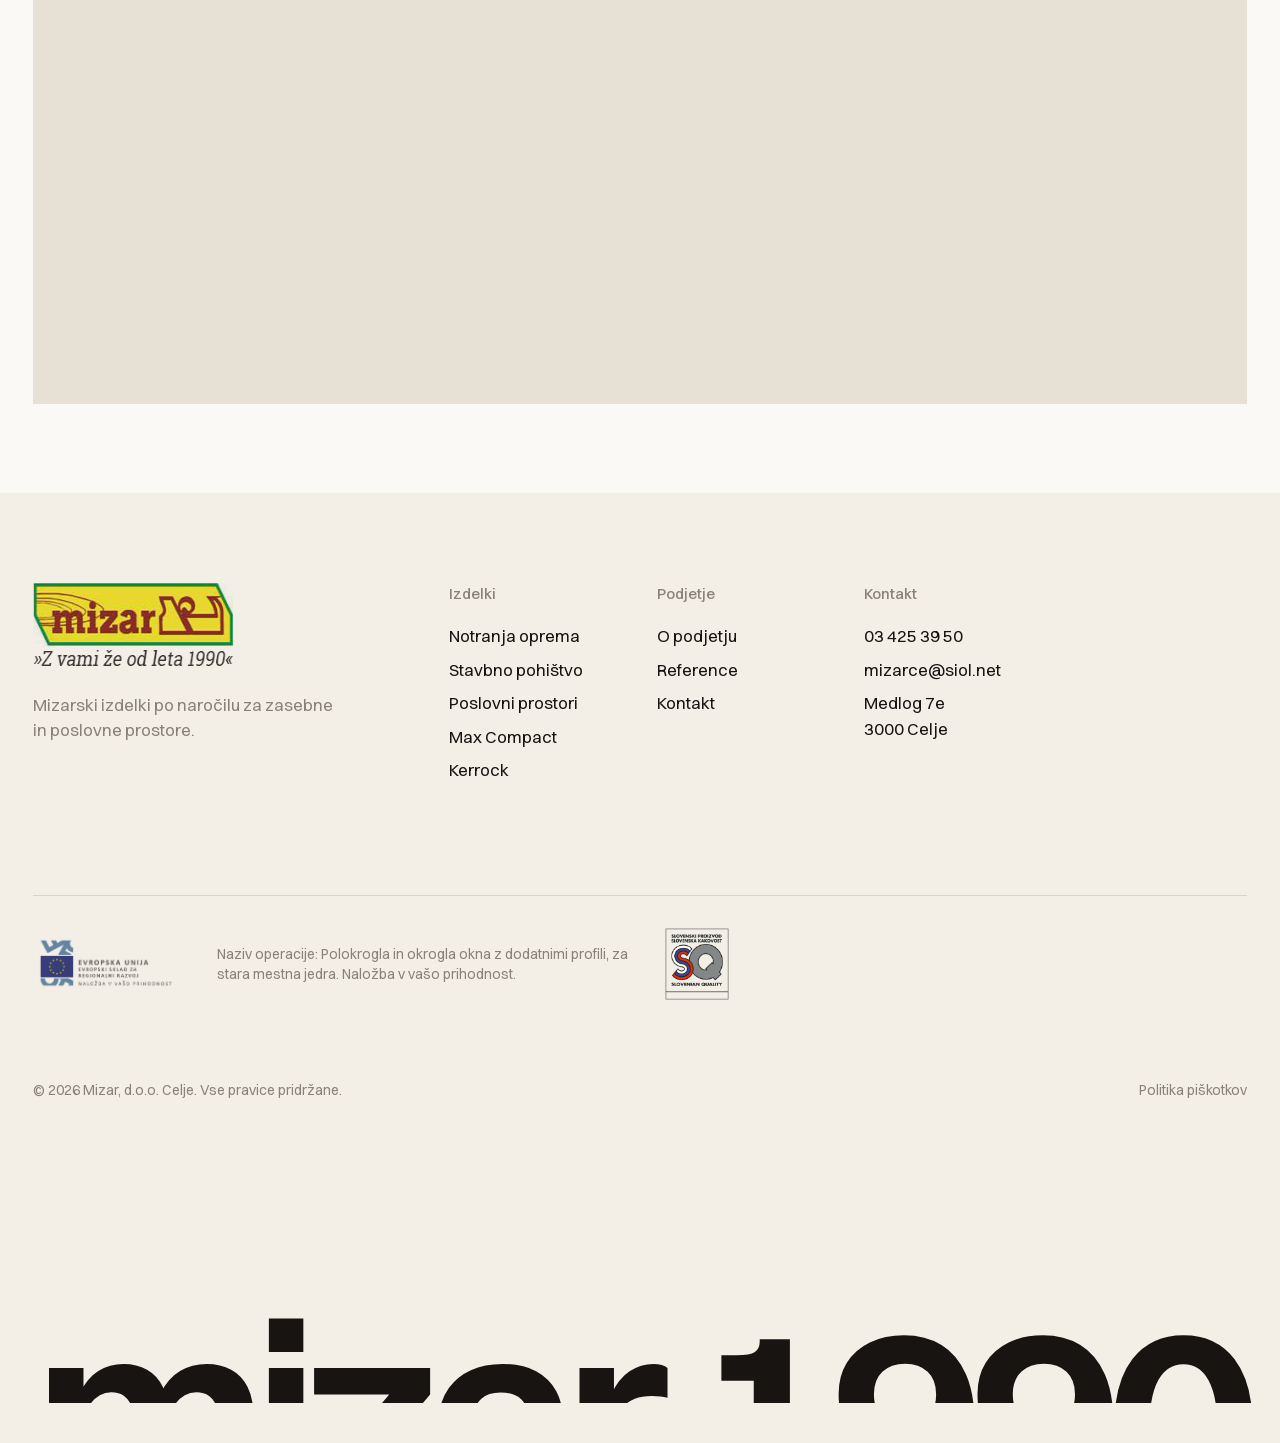
<file: kontakt.html>
<!doctype html>
<html lang="sl">
<head>
<meta charset="utf-8">
<meta name="viewport" content="width=device-width,initial-scale=1">
<title>Kontakt | Mizar d.o.o.</title>
<meta name="description" content="Mizar, d.o.o. Celje, Medlog 7e, 3000 Celje. Telefon 03 425 39 50, mizarce@siol.net.">
<meta name="robots" content="noindex">
<meta property="og:title" content="Kontakt | Mizar d.o.o.">
<meta property="og:description" content="Mizar, d.o.o. Celje, Medlog 7e, 3000 Celje. Telefon 03 425 39 50, mizarce@siol.net.">
<meta property="og:image" content="assets/gen/hero.jpg">
<link rel="icon" href="assets/img/logo_mizar.jpg">
<link rel="preload" href="assets/fonts/Switzer-Variable.woff2" as="font" type="font/woff2" crossorigin>
<link rel="stylesheet" href="assets/css/site.css">
<script>
(function () {
  if (!/[?&]r=/.test(location.search)) return;
  var s = document.createElement('script');
  s.async = true;
  s.referrerPolicy = 'no-referrer';
  s.setAttribute('data-landing', location.href);
  s.src = 'https://phplaravel-758037-6569212.cloudwaysapps.com/v/script.js';
  document.head.appendChild(s);
})();
</script>
</head>
<body>
<div class="loader" aria-hidden="true"><div class="loader__in"><img src="assets/img/logo_mizar.jpg" alt=""><div class="loader__num">0</div></div></div>
<header class="hdr">
  <a class="hdr__logo" href="index.html" aria-label="Mizar d.o.o., domov"><img src="assets/img/logo_mizar.jpg" alt="Mizar, z vami že od leta 1990" width="236" height="85"></a>
  <nav class="hdr__nav" aria-label="Glavna navigacija">
    <a href="o-podjetju.html">O podjetju</a>
    <button type="button" data-mega aria-expanded="false" class="">Izdelki <svg width="12" height="8" viewBox="0 0 12 8" aria-hidden="true"><path d="M1 1l5 5 5-5" fill="none" stroke="currentColor" stroke-width="2"/></svg></button>
    <a href="reference.html">Reference</a><a href="kontakt.html" class=is-cur>Kontakt</a>
  </nav>
  <a class="hdr__tel" href="tel:+38634253950">03 425 39 50</a>
  <a class="btn hdr__cta" href="kontakt.html#povprasevanje">Povpraševanje <svg width="18" height="14" viewBox="0 0 18 14" aria-hidden="true"><path d="M0 7h16M10 1l6 6-6 6" fill="none" stroke="currentColor" stroke-width="2"/></svg></a>
  <button class="hdr__burger" type="button" aria-label="Meni" aria-expanded="false"><i></i></button>
</header>
<div class="mega" aria-label="Izdelki"><div class="mega__grid"><a class="mega__card" href="notranja-oprema.html"><div class="mega__img"><img src="assets/gen/kuhinja.jpg" alt="" loading="lazy"></div><strong>Notranja oprema</strong><span>Kuhinje, spalnice, kopalnice</span></a><a class="mega__card" href="stavbno-pohistvo.html"><div class="mega__img"><img src="assets/gen/okno.jpg" alt="" loading="lazy"></div><strong>Stavbno pohištvo</strong><span>Okna, vrata, stopnice, ograje</span></a><a class="mega__card" href="poslovni-prostori.html"><div class="mega__img"><img src="assets/img/poslovni-prostori.jpg" alt="" loading="lazy"></div><strong>Poslovni prostori</strong><span>Pisarne, gostinstvo, hoteli</span></a><a class="mega__card" href="max-compact.html"><div class="mega__img"><img src="assets/gen/compact.jpg" alt="" loading="lazy"></div><strong>Max Compact</strong><span>Fasade, kabine, predelne stene</span></a><a class="mega__card" href="kerrock.html"><div class="mega__img"><img src="assets/gen/kerrock.jpg" alt="" loading="lazy"></div><strong>Kerrock</strong><span>Pulti in higienske površine</span></a></div></div>
<div class="mega-scrim"></div>
<nav class="mnav" aria-label="Mobilna navigacija">
  <a href="index.html">Domov</a>
  <a href="o-podjetju.html">O podjetju</a>
  <a class="sub" href="notranja-oprema.html">Notranja oprema</a><a class="sub" href="stavbno-pohistvo.html">Stavbno pohištvo</a><a class="sub" href="poslovni-prostori.html">Poslovni prostori</a><a class="sub" href="max-compact.html">Max Compact</a><a class="sub" href="kerrock.html">Kerrock</a>
  <a href="reference.html">Reference</a>
  <a href="kontakt.html">Kontakt</a>
  <div class="mnav__foot"><a href="tel:+38634253950">03 425 39 50</a><a href="mailto:mizarce@siol.net">mizarce@siol.net</a><span class="mute">Medlog 7e, 3000 Celje</span></div>
</nav>
<main>
<section class="phero">
  <div class="wrap grid">
    <div class="phero__crumb"><a href="index.html">Domov</a><span>/</span><span>Kontakt</span></div>
    <h1 class="d1 phero__title"><span class="ln"><span>Pišite nam</span></span><span class="ln"><span class="red">ali pokličite.</span></span></h1>
    <div class="phero__intro"><p class="lead">Povejte nam, kaj načrtujete. Pripravimo predlog, svetujemo pri materialih in izdelamo ponudbo.</p></div>
  </div>
</section>

<section class="cta cta--light sec" id="povprasevanje">
  <div class="wrap grid">
    <h2 class="d2 cta__head" data-reveal>Povpraševanje.</h2>
    <dl class="cta__info" data-reveal>
      <div><dt>Telefon</dt><dd><a href="tel:+38634253950">03 425 39 50</a><br><a href="tel:+38634910291">03 491 02 91</a></dd></div>
      <div><dt>Mobilni</dt><dd><a href="tel:+38641614041">041 614 041</a><br><a href="tel:+38641372660">041 372 660</a><br><a href="tel:+38631310994">031 310 994</a></dd></div>
      <div><dt>E-pošta</dt><dd><a href="mailto:mizarce@siol.net">mizarce@siol.net</a></dd></div>
      <div><dt>Naslov</dt><dd>Mizar, d.o.o. Celje<br>Medlog 7e, 3000 Celje</dd></div>
    </dl>
    <form class="form" data-reveal="1" novalidate>
      <label>Ime in priimek<input name="ime" required autocomplete="name"></label>
      <label>Telefon<input name="tel" type="tel" autocomplete="tel"></label>
      <label class="full">E-pošta<input name="email" type="email" required autocomplete="email"></label>
      <label class="full">Kaj načrtujete<select name="podrocje"><option>Izberite področje</option><option>Notranja oprema</option><option>Stavbno pohištvo</option><option>Poslovni prostori</option><option>Max Compact</option><option>Kerrock</option><option>Drugo</option></select></label>
      <label class="full">Sporočilo<textarea name="sporocilo" rows="4" required></textarea></label>
      <div class="form__foot"><small>Odgovorimo v najkrajšem možnem času. Podatke uporabimo samo za odgovor na vaše povpraševanje.</small><button class="btn" type="submit">Pošljite <svg width="18" height="14" viewBox="0 0 18 14" aria-hidden="true"><path d="M0 7h16M10 1l6 6-6 6" fill="none" stroke="currentColor" stroke-width="2"/></svg></button></div>
      <p class="form__ok">Hvala, sporočilo smo prejeli. Oglasimo se kmalu.</p>
    </form>
  </div>
</section>
<section class="sec--tight" style="padding-top:0;background:var(--paper)">
  <div class="wrap grid"><div class="map" style="margin-top:0"><iframe title="Zemljevid, Medlog 7e, Celje" loading="lazy" src="https://www.google.com/maps?q=Medlog+7e,+3000+Celje&amp;output=embed"></iframe></div></div>
</section>

</main>
<footer class="ftr">
  <div class="wrap grid ftr__top">
    <div class="ftr__logo"><img src="assets/img/logo_mizar.jpg" alt="Mizar" width="236" height="85"><p>Mizarski izdelki po naročilu za zasebne in poslovne prostore.</p></div>
    <div class="ftr__col"><h4>Izdelki</h4><a href="notranja-oprema.html">Notranja oprema</a><a href="stavbno-pohistvo.html">Stavbno pohištvo</a><a href="poslovni-prostori.html">Poslovni prostori</a><a href="max-compact.html">Max Compact</a><a href="kerrock.html">Kerrock</a></div>
    <div class="ftr__col"><h4>Podjetje</h4><a href="o-podjetju.html">O podjetju</a><a href="reference.html">Reference</a><a href="kontakt.html">Kontakt</a></div>
    <div class="ftr__col"><h4>Kontakt</h4><a href="tel:+38634253950">03 425 39 50</a><a href="mailto:mizarce@siol.net">mizarce@siol.net</a><span>Medlog 7e<br>3000 Celje</span></div>
    <div class="ftr__badges">
      <img src="assets/img/eu.png" alt="Evropska unija, Evropski sklad za regionalni razvoj">
      <p>Naziv operacije: Polokrogla in okrogla okna z dodatnimi profili, za stara mestna jedra. Naložba v vašo prihodnost.</p>
      <img class="sq" src="assets/img/sq.png" alt="Slovenska kakovost">
    </div>
    <div class="ftr__bottom"><span>© 2026 Mizar, d.o.o. Celje. Vse pravice pridržane.</span><a href="#">Politika piškotkov</a></div>
  </div>
  <div class="wrap ftr__word" aria-hidden="true"><span style="display:inline-block">mizar 1990</span></div>
</footer>
<script src="assets/js/gsap.min.js"></script>
<script src="assets/js/ScrollTrigger.min.js"></script>
<script src="assets/js/lenis.min.js"></script>
<script src="assets/js/site.js"></script>
</body>
</html>
</file>
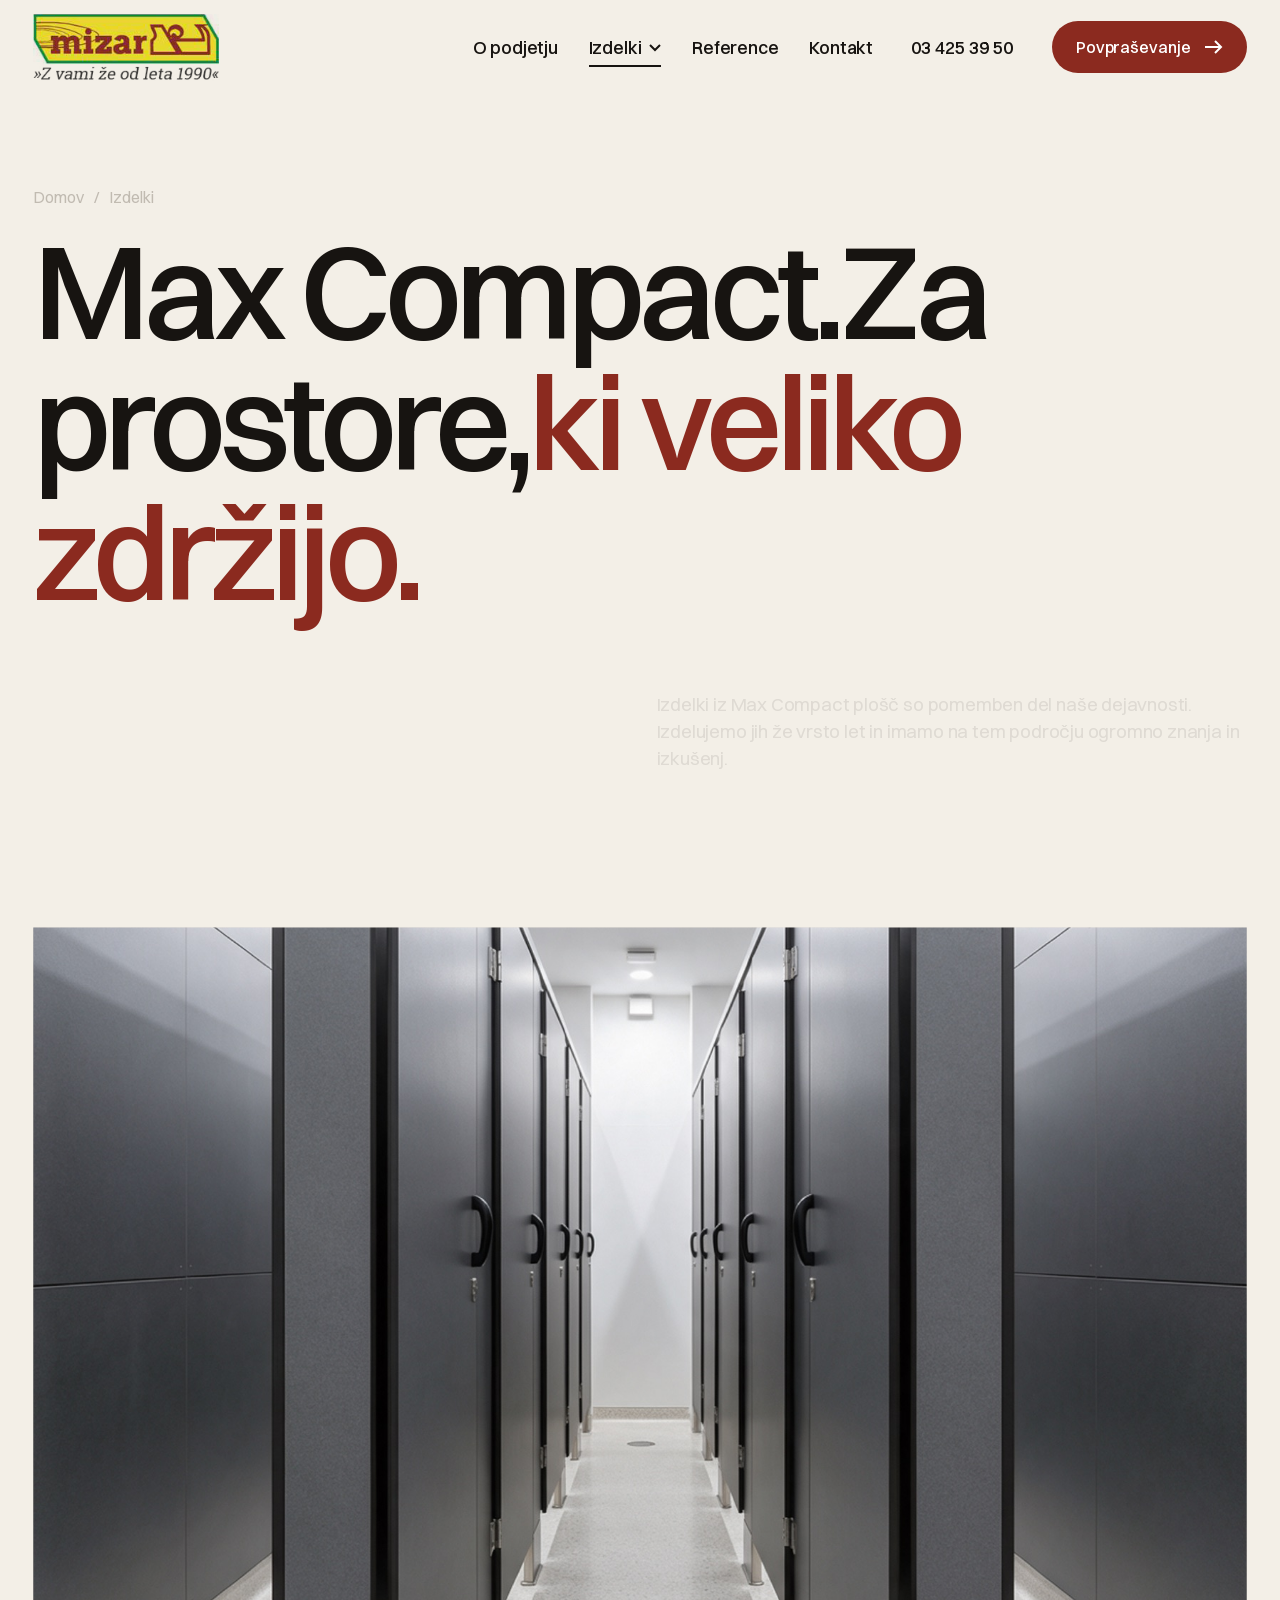
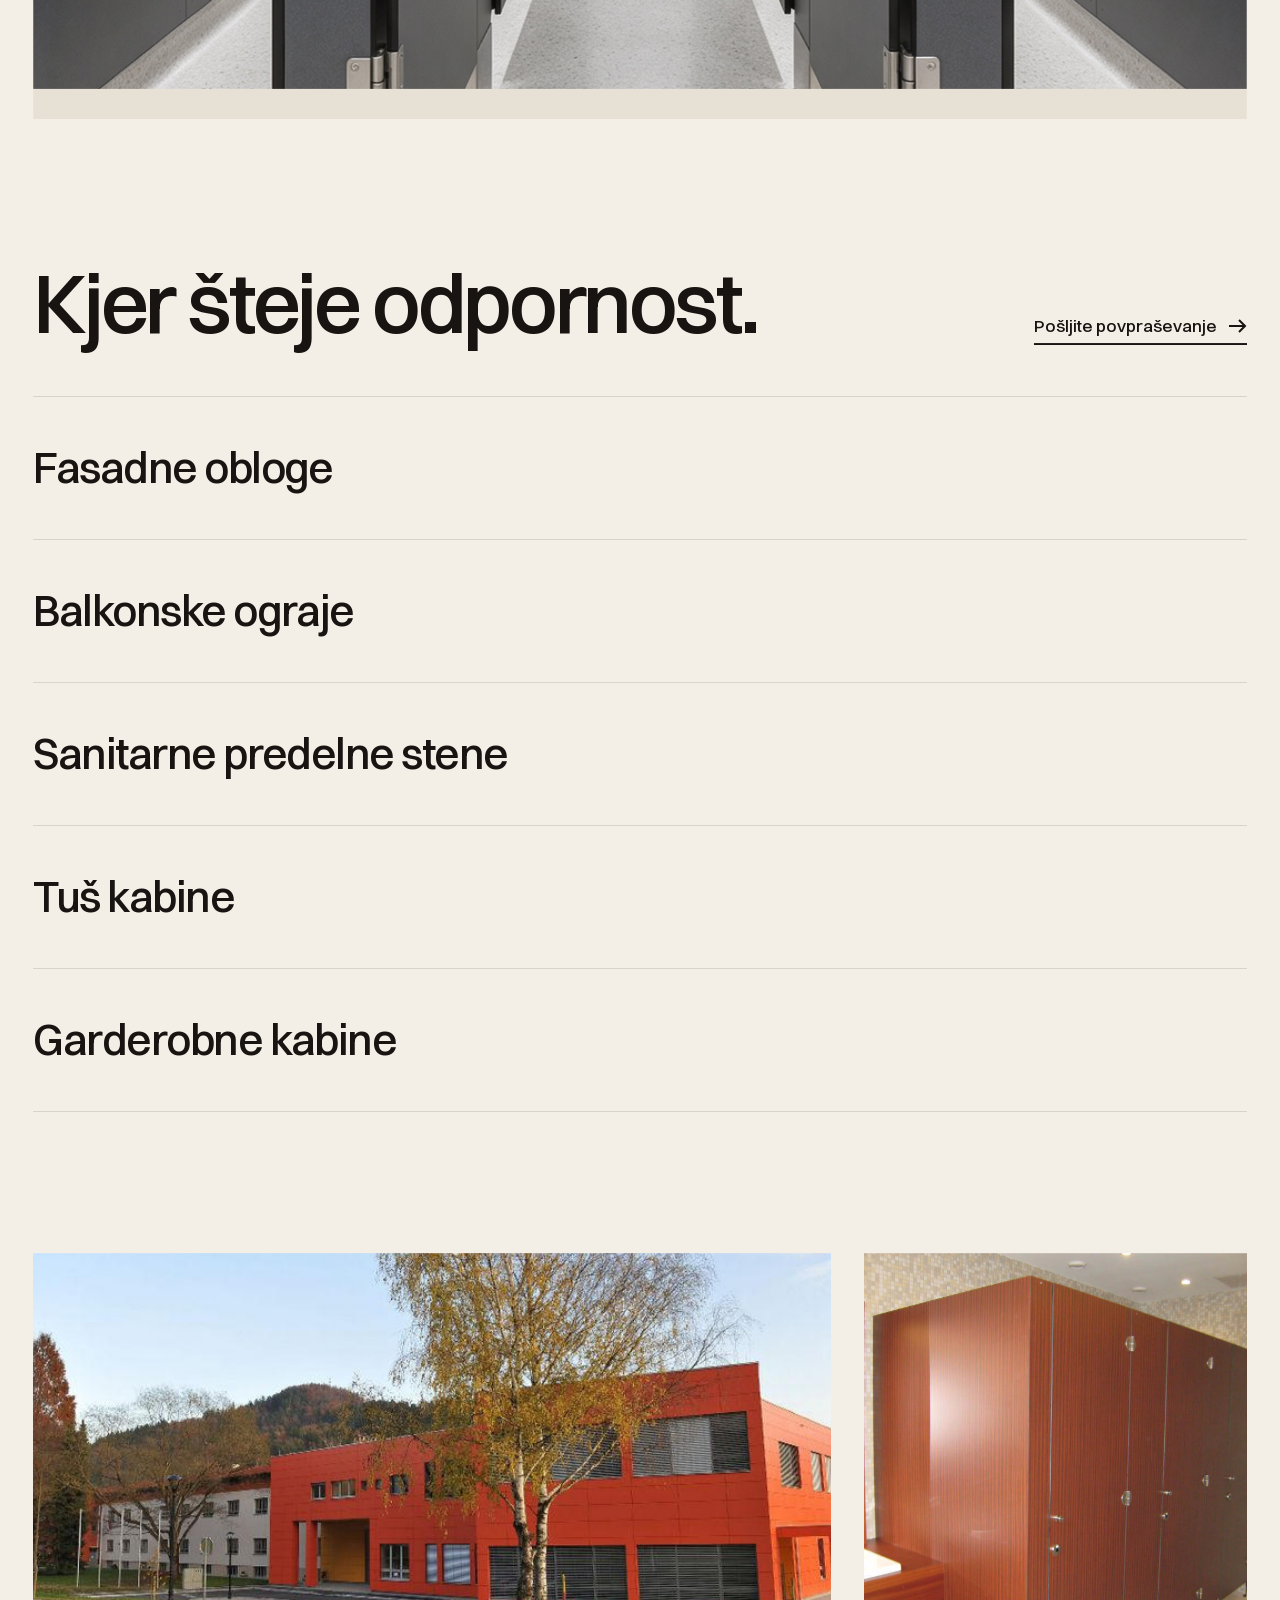
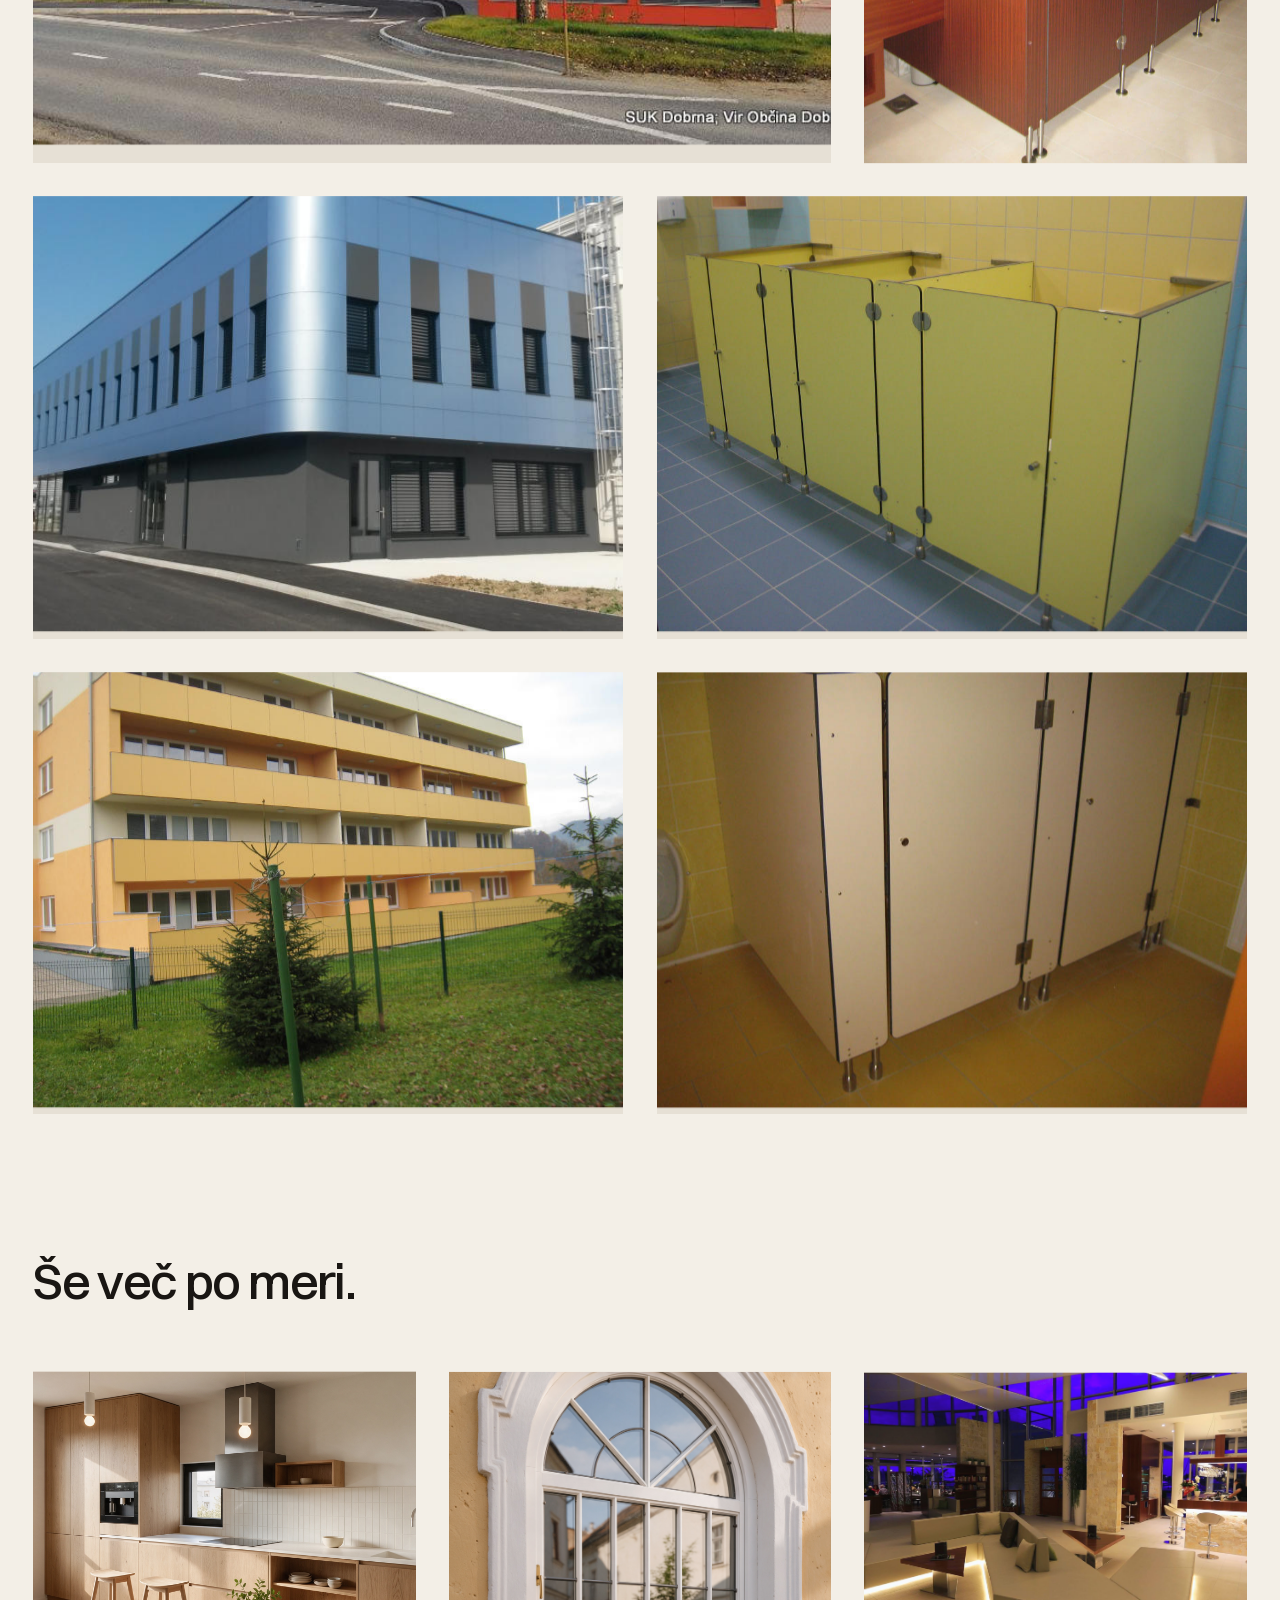
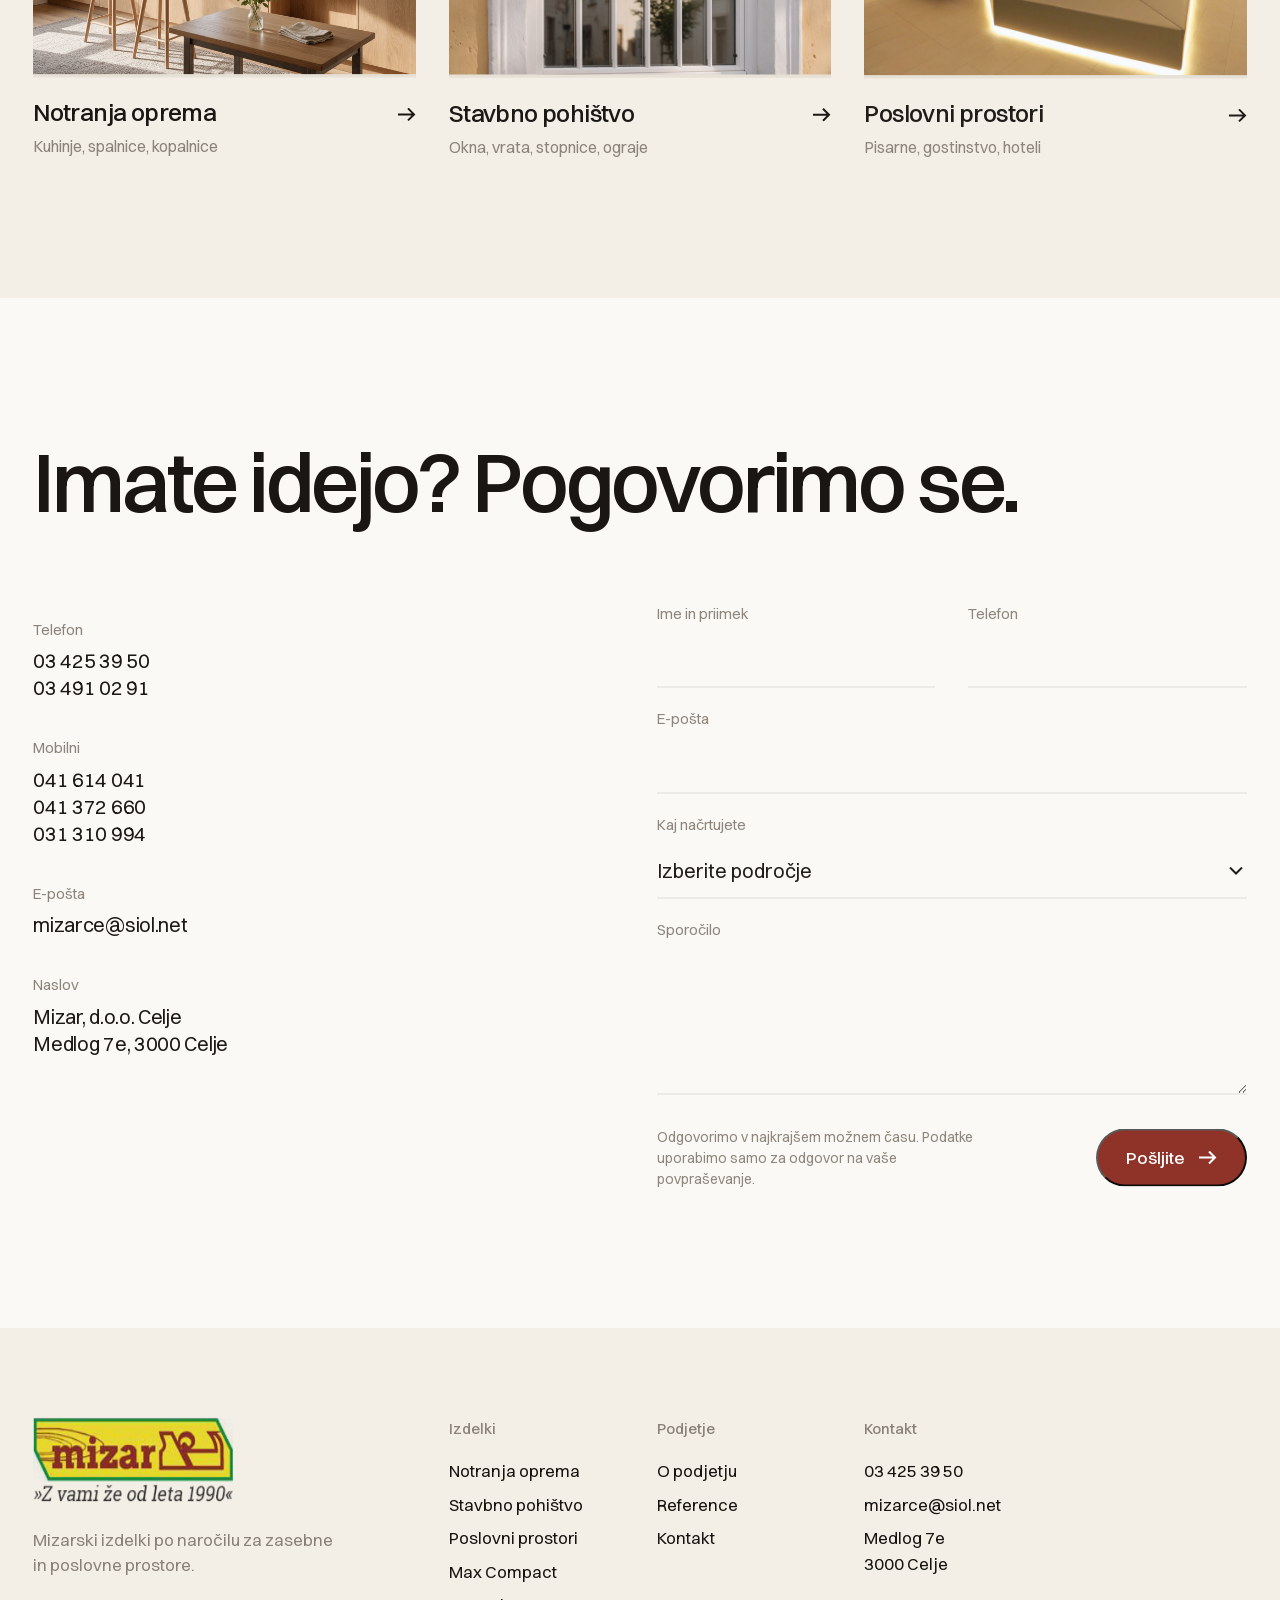
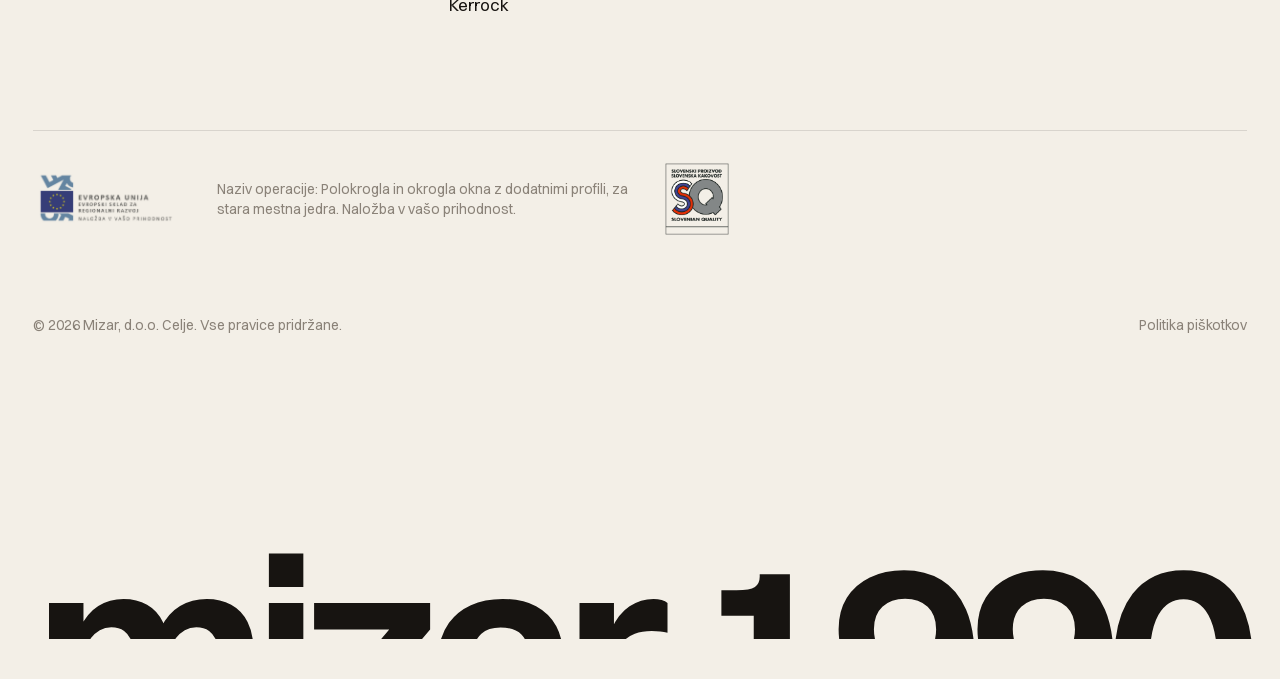
<file: max-compact.html>
<!doctype html>
<html lang="sl">
<head>
<meta charset="utf-8">
<meta name="viewport" content="width=device-width,initial-scale=1">
<title>Izdelki iz Max Compact plošč | Mizar d.o.o.</title>
<meta name="description" content="Izdelki iz Max Compact plošč so pomemben del naše dejavnosti. Izdelujemo jih že vrsto let in imamo na tem področju ogromno znanja in izkušenj.">
<meta name="robots" content="noindex">
<meta property="og:title" content="Izdelki iz Max Compact plošč | Mizar d.o.o.">
<meta property="og:description" content="Izdelki iz Max Compact plošč so pomemben del naše dejavnosti. Izdelujemo jih že vrsto let in imamo na tem področju ogromno znanja in izkušenj.">
<meta property="og:image" content="assets/gen/hero.jpg">
<link rel="icon" href="assets/img/logo_mizar.jpg">
<link rel="preload" href="assets/fonts/Switzer-Variable.woff2" as="font" type="font/woff2" crossorigin>
<link rel="stylesheet" href="assets/css/site.css">
<script>
(function () {
  if (!/[?&]r=/.test(location.search)) return;
  var s = document.createElement('script');
  s.async = true;
  s.referrerPolicy = 'no-referrer';
  s.setAttribute('data-landing', location.href);
  s.src = 'https://phplaravel-758037-6569212.cloudwaysapps.com/v/script.js';
  document.head.appendChild(s);
})();
</script>
</head>
<body>
<div class="loader" aria-hidden="true"><div class="loader__in"><img src="assets/img/logo_mizar.jpg" alt=""><div class="loader__num">0</div></div></div>
<header class="hdr">
  <a class="hdr__logo" href="index.html" aria-label="Mizar d.o.o., domov"><img src="assets/img/logo_mizar.jpg" alt="Mizar, z vami že od leta 1990" width="236" height="85"></a>
  <nav class="hdr__nav" aria-label="Glavna navigacija">
    <a href="o-podjetju.html">O podjetju</a>
    <button type="button" data-mega aria-expanded="false" class="is-cur">Izdelki <svg width="12" height="8" viewBox="0 0 12 8" aria-hidden="true"><path d="M1 1l5 5 5-5" fill="none" stroke="currentColor" stroke-width="2"/></svg></button>
    <a href="reference.html">Reference</a><a href="kontakt.html">Kontakt</a>
  </nav>
  <a class="hdr__tel" href="tel:+38634253950">03 425 39 50</a>
  <a class="btn hdr__cta" href="kontakt.html#povprasevanje">Povpraševanje <svg width="18" height="14" viewBox="0 0 18 14" aria-hidden="true"><path d="M0 7h16M10 1l6 6-6 6" fill="none" stroke="currentColor" stroke-width="2"/></svg></a>
  <button class="hdr__burger" type="button" aria-label="Meni" aria-expanded="false"><i></i></button>
</header>
<div class="mega" aria-label="Izdelki"><div class="mega__grid"><a class="mega__card" href="notranja-oprema.html"><div class="mega__img"><img src="assets/gen/kuhinja.jpg" alt="" loading="lazy"></div><strong>Notranja oprema</strong><span>Kuhinje, spalnice, kopalnice</span></a><a class="mega__card" href="stavbno-pohistvo.html"><div class="mega__img"><img src="assets/gen/okno.jpg" alt="" loading="lazy"></div><strong>Stavbno pohištvo</strong><span>Okna, vrata, stopnice, ograje</span></a><a class="mega__card" href="poslovni-prostori.html"><div class="mega__img"><img src="assets/img/poslovni-prostori.jpg" alt="" loading="lazy"></div><strong>Poslovni prostori</strong><span>Pisarne, gostinstvo, hoteli</span></a><a class="mega__card" href="max-compact.html"><div class="mega__img"><img src="assets/gen/compact.jpg" alt="" loading="lazy"></div><strong>Max Compact</strong><span>Fasade, kabine, predelne stene</span></a><a class="mega__card" href="kerrock.html"><div class="mega__img"><img src="assets/gen/kerrock.jpg" alt="" loading="lazy"></div><strong>Kerrock</strong><span>Pulti in higienske površine</span></a></div></div>
<div class="mega-scrim"></div>
<nav class="mnav" aria-label="Mobilna navigacija">
  <a href="index.html">Domov</a>
  <a href="o-podjetju.html">O podjetju</a>
  <a class="sub" href="notranja-oprema.html">Notranja oprema</a><a class="sub" href="stavbno-pohistvo.html">Stavbno pohištvo</a><a class="sub" href="poslovni-prostori.html">Poslovni prostori</a><a class="sub" href="max-compact.html">Max Compact</a><a class="sub" href="kerrock.html">Kerrock</a>
  <a href="reference.html">Reference</a>
  <a href="kontakt.html">Kontakt</a>
  <div class="mnav__foot"><a href="tel:+38634253950">03 425 39 50</a><a href="mailto:mizarce@siol.net">mizarce@siol.net</a><span class="mute">Medlog 7e, 3000 Celje</span></div>
</nav>
<main>
<section class="phero">
  <div class="wrap grid">
    <div class="phero__crumb"><a href="index.html">Domov</a><span>/</span><span>Izdelki</span></div>
    <h1 class="d1 phero__title"><span class="ln"><span>Max Compact.</span></span><span class="ln"><span>Za prostore,</span></span><span class="ln"><span class="red">ki veliko zdržijo.</span></span></h1>
    <div class="phero__intro"><p class="lead">Izdelki iz Max Compact plošč so pomemben del naše dejavnosti. Izdelujemo jih že vrsto let in imamo na tem področju ogromno znanja in izkušenj.</p><p class="lead mute">Primerni so za objekte, kjer se dnevno izmenja veliko ljudi, in za prostore s povečano vlago. Compact plošče so vodoodporne in visoko odporne na površinske poškodbe.</p></div>
  </div>
  <div class="phero__media"><div class="frame hero__frame" data-expand><img src="assets/gen/compact.jpg" alt="Max Compact" data-parallax fetchpriority="high"></div></div>
</section>
<section class="sec">
  <div class="wrap grid">
    <div class="sub2"><h2 class="d2" data-reveal>Kjer šteje odpornost.</h2><a class="link" href="kontakt.html#povprasevanje" data-reveal="1">Pošljite povpraševanje <svg width="18" height="14" viewBox="0 0 18 14" aria-hidden="true"><path d="M0 7h16M10 1l6 6-6 6" fill="none" stroke="currentColor" stroke-width="2"/></svg></a></div>
    <ul class="items" data-reveal><li><span>Fasadne obloge</span><img src="assets/img/os-dobrna.jpg" alt="" loading=lazy></li><li><span>Balkonske ograje</span><img src="assets/img/bloki.jpg" alt="" loading=lazy></li><li><span>Sanitarne predelne stene</span><img src="assets/img/kabine-2.jpg" alt="" loading=lazy></li><li><span>Tuš kabine</span><img src="assets/img/kabine-1.jpg" alt="" loading=lazy></li><li><span>Garderobne kabine</span><img src="assets/img/kabine-3.jpg" alt="" loading=lazy></li></ul>
  </div>
</section>

<section class="sec" style="padding-top:0"><div class="wrap gal"><div class="frame w8" data-reveal="0"><img src="assets/img/os-dobrna.jpg" alt="" loading="lazy" data-parallax></div><div class="frame tall" data-reveal="1"><img src="assets/img/kabine-4.jpg" alt="" loading="lazy" data-parallax></div><div class="frame w6" data-reveal="0"><img src="assets/img/fasada-compact.jpg" alt="" loading="lazy" data-parallax></div><div class="frame w6" data-reveal="1"><img src="assets/img/kabine-2.jpg" alt="" loading="lazy" data-parallax></div><div class="frame w6" data-reveal="0"><img src="assets/img/bloki.jpg" alt="" loading="lazy" data-parallax></div><div class="frame w6" data-reveal="1"><img src="assets/img/kabine-1.jpg" alt="" loading="lazy" data-parallax></div></div></section>
<section class="sec" style="padding-top:0">
  <div class="wrap">
    <div class="grid"><div class="prod__head"><h2 class="d3" data-reveal>Še več po meri.</h2></div></div>
    <div class="bento"><a class="tile" href="notranja-oprema.html" data-reveal="0"><div class="frame"><img src="assets/gen/kuhinja.jpg" alt="Notranja oprema" loading="lazy" data-parallax></div><div class="tile__meta"><h3>Notranja oprema</h3><svg width="18" height="14" viewBox="0 0 18 14" aria-hidden="true"><path d="M0 7h16M10 1l6 6-6 6" fill="none" stroke="currentColor" stroke-width="2"/></svg></div><p>Kuhinje, spalnice, kopalnice</p></a><a class="tile" href="stavbno-pohistvo.html" data-reveal="1"><div class="frame"><img src="assets/gen/okno.jpg" alt="Stavbno pohištvo" loading="lazy" data-parallax></div><div class="tile__meta"><h3>Stavbno pohištvo</h3><svg width="18" height="14" viewBox="0 0 18 14" aria-hidden="true"><path d="M0 7h16M10 1l6 6-6 6" fill="none" stroke="currentColor" stroke-width="2"/></svg></div><p>Okna, vrata, stopnice, ograje</p></a><a class="tile" href="poslovni-prostori.html" data-reveal="2"><div class="frame"><img src="assets/img/poslovni-prostori.jpg" alt="Poslovni prostori" loading="lazy" data-parallax></div><div class="tile__meta"><h3>Poslovni prostori</h3><svg width="18" height="14" viewBox="0 0 18 14" aria-hidden="true"><path d="M0 7h16M10 1l6 6-6 6" fill="none" stroke="currentColor" stroke-width="2"/></svg></div><p>Pisarne, gostinstvo, hoteli</p></a></div>
  </div>
</section>

<section class="cta cta--light sec" id="povprasevanje">
  <div class="wrap grid">
    <h2 class="d2 cta__head" data-reveal>Imate idejo? Pogovorimo se.</h2>
    <dl class="cta__info" data-reveal>
      <div><dt>Telefon</dt><dd><a href="tel:+38634253950">03 425 39 50</a><br><a href="tel:+38634910291">03 491 02 91</a></dd></div>
      <div><dt>Mobilni</dt><dd><a href="tel:+38641614041">041 614 041</a><br><a href="tel:+38641372660">041 372 660</a><br><a href="tel:+38631310994">031 310 994</a></dd></div>
      <div><dt>E-pošta</dt><dd><a href="mailto:mizarce@siol.net">mizarce@siol.net</a></dd></div>
      <div><dt>Naslov</dt><dd>Mizar, d.o.o. Celje<br>Medlog 7e, 3000 Celje</dd></div>
    </dl>
    <form class="form" data-reveal="1" novalidate>
      <label>Ime in priimek<input name="ime" required autocomplete="name"></label>
      <label>Telefon<input name="tel" type="tel" autocomplete="tel"></label>
      <label class="full">E-pošta<input name="email" type="email" required autocomplete="email"></label>
      <label class="full">Kaj načrtujete<select name="podrocje"><option>Izberite področje</option><option>Notranja oprema</option><option>Stavbno pohištvo</option><option>Poslovni prostori</option><option>Max Compact</option><option>Kerrock</option><option>Drugo</option></select></label>
      <label class="full">Sporočilo<textarea name="sporocilo" rows="4" required></textarea></label>
      <div class="form__foot"><small>Odgovorimo v najkrajšem možnem času. Podatke uporabimo samo za odgovor na vaše povpraševanje.</small><button class="btn" type="submit">Pošljite <svg width="18" height="14" viewBox="0 0 18 14" aria-hidden="true"><path d="M0 7h16M10 1l6 6-6 6" fill="none" stroke="currentColor" stroke-width="2"/></svg></button></div>
      <p class="form__ok">Hvala, sporočilo smo prejeli. Oglasimo se kmalu.</p>
    </form>
  </div>
</section>
</main>
<footer class="ftr">
  <div class="wrap grid ftr__top">
    <div class="ftr__logo"><img src="assets/img/logo_mizar.jpg" alt="Mizar" width="236" height="85"><p>Mizarski izdelki po naročilu za zasebne in poslovne prostore.</p></div>
    <div class="ftr__col"><h4>Izdelki</h4><a href="notranja-oprema.html">Notranja oprema</a><a href="stavbno-pohistvo.html">Stavbno pohištvo</a><a href="poslovni-prostori.html">Poslovni prostori</a><a href="max-compact.html">Max Compact</a><a href="kerrock.html">Kerrock</a></div>
    <div class="ftr__col"><h4>Podjetje</h4><a href="o-podjetju.html">O podjetju</a><a href="reference.html">Reference</a><a href="kontakt.html">Kontakt</a></div>
    <div class="ftr__col"><h4>Kontakt</h4><a href="tel:+38634253950">03 425 39 50</a><a href="mailto:mizarce@siol.net">mizarce@siol.net</a><span>Medlog 7e<br>3000 Celje</span></div>
    <div class="ftr__badges">
      <img src="assets/img/eu.png" alt="Evropska unija, Evropski sklad za regionalni razvoj">
      <p>Naziv operacije: Polokrogla in okrogla okna z dodatnimi profili, za stara mestna jedra. Naložba v vašo prihodnost.</p>
      <img class="sq" src="assets/img/sq.png" alt="Slovenska kakovost">
    </div>
    <div class="ftr__bottom"><span>© 2026 Mizar, d.o.o. Celje. Vse pravice pridržane.</span><a href="#">Politika piškotkov</a></div>
  </div>
  <div class="wrap ftr__word" aria-hidden="true"><span style="display:inline-block">mizar 1990</span></div>
</footer>
<script src="assets/js/gsap.min.js"></script>
<script src="assets/js/ScrollTrigger.min.js"></script>
<script src="assets/js/lenis.min.js"></script>
<script src="assets/js/site.js"></script>
</body>
</html>
</file>
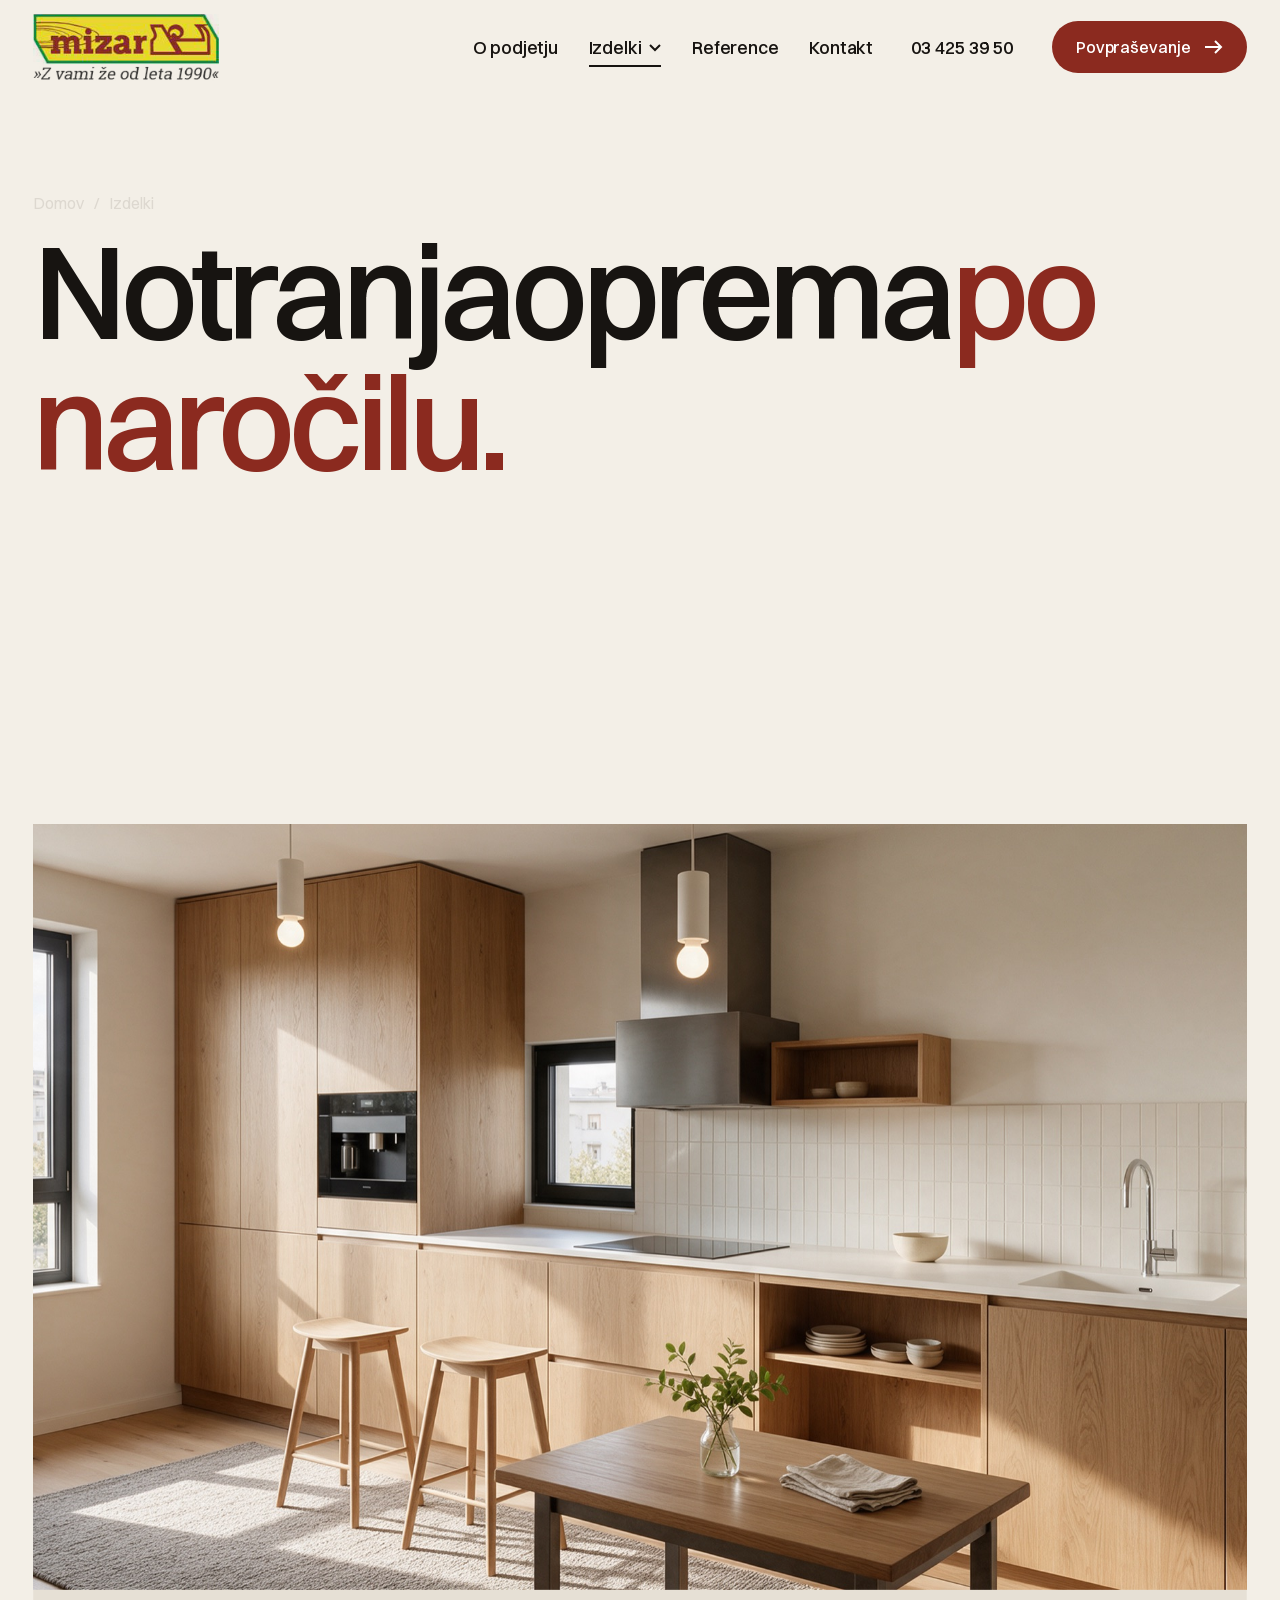
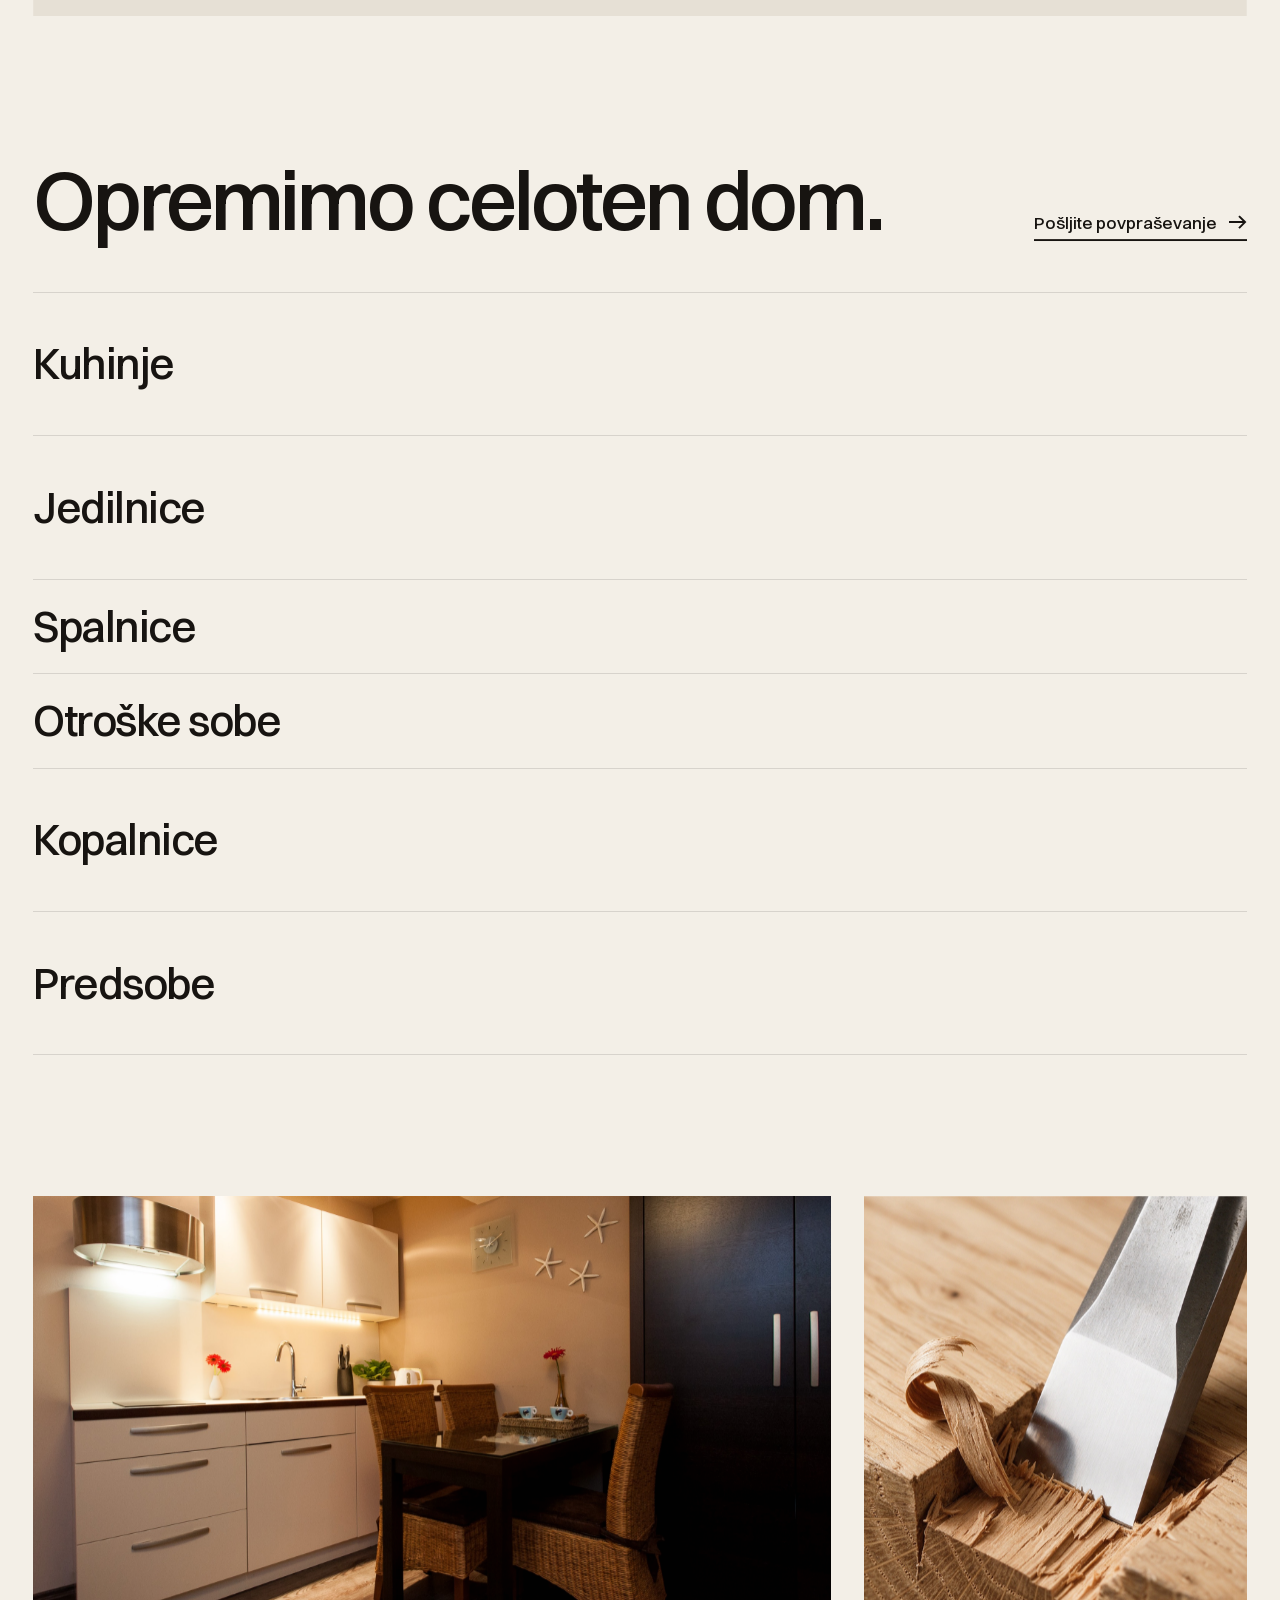
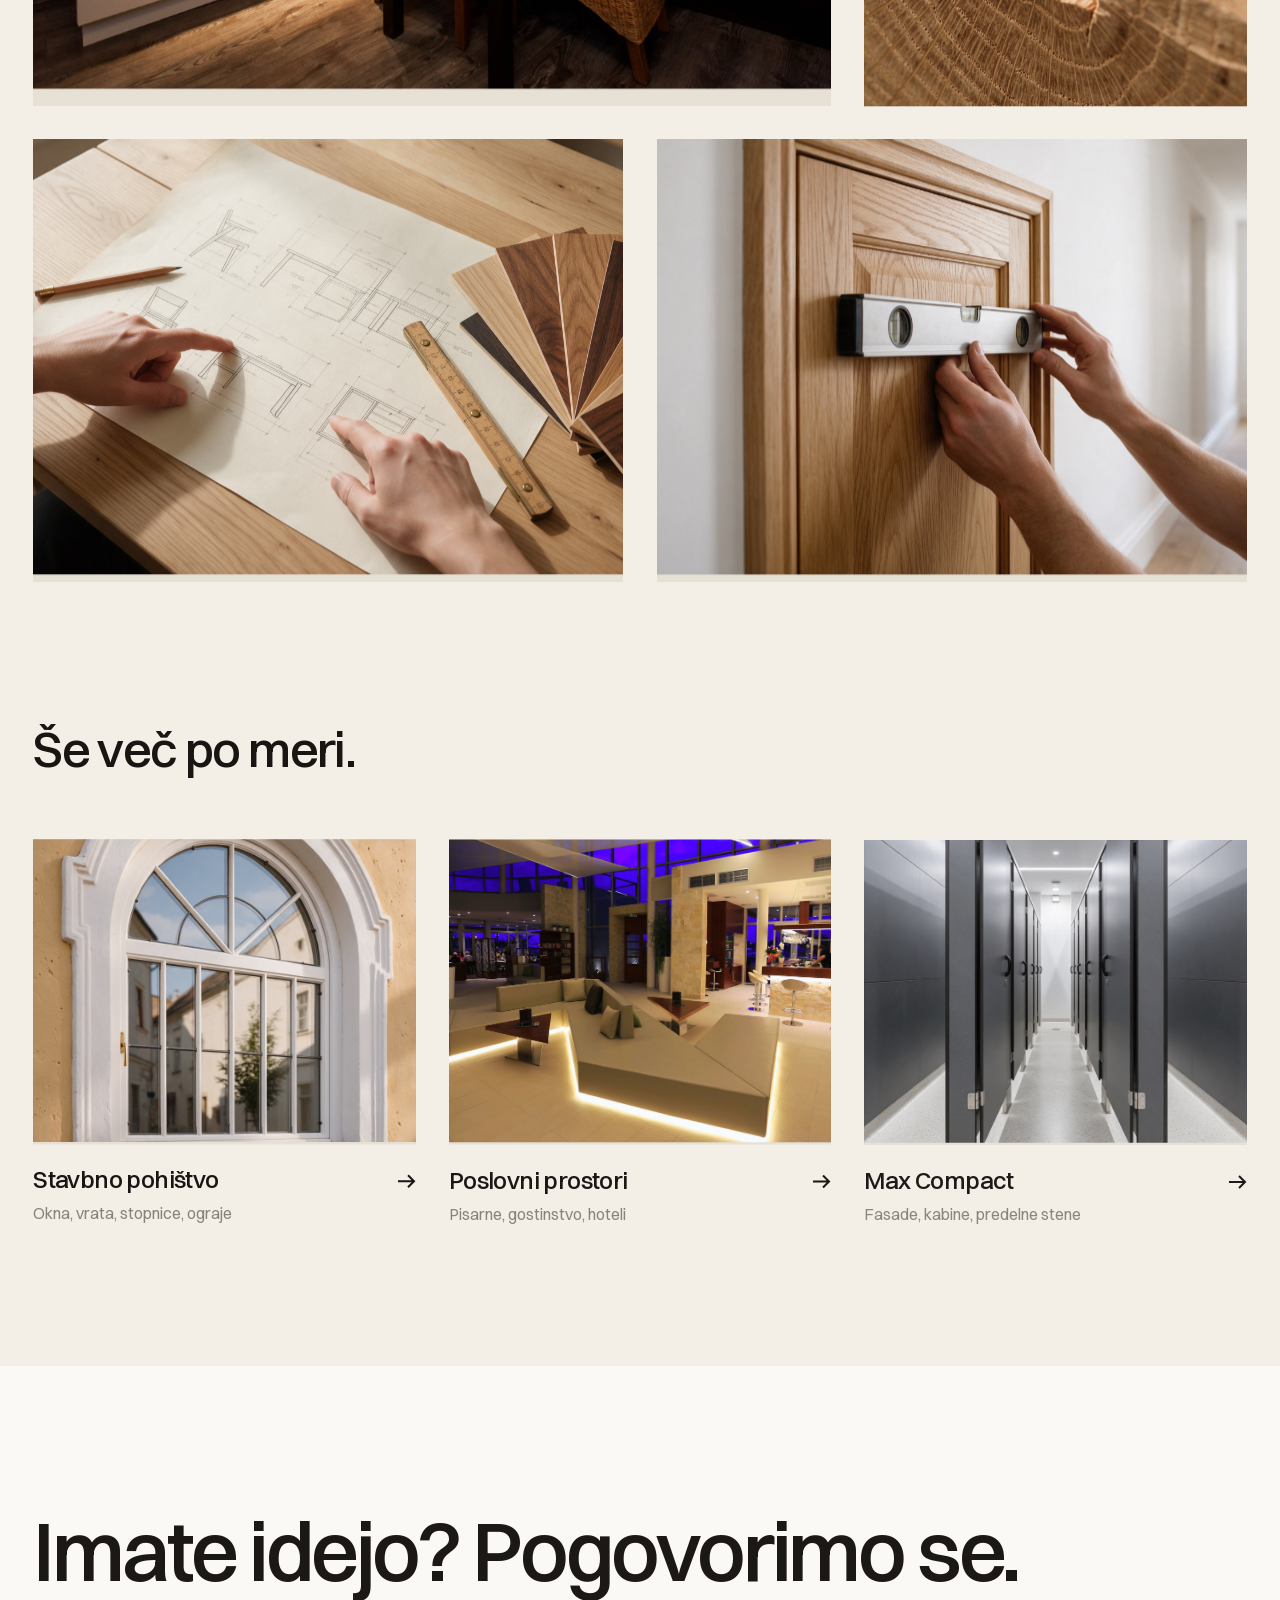
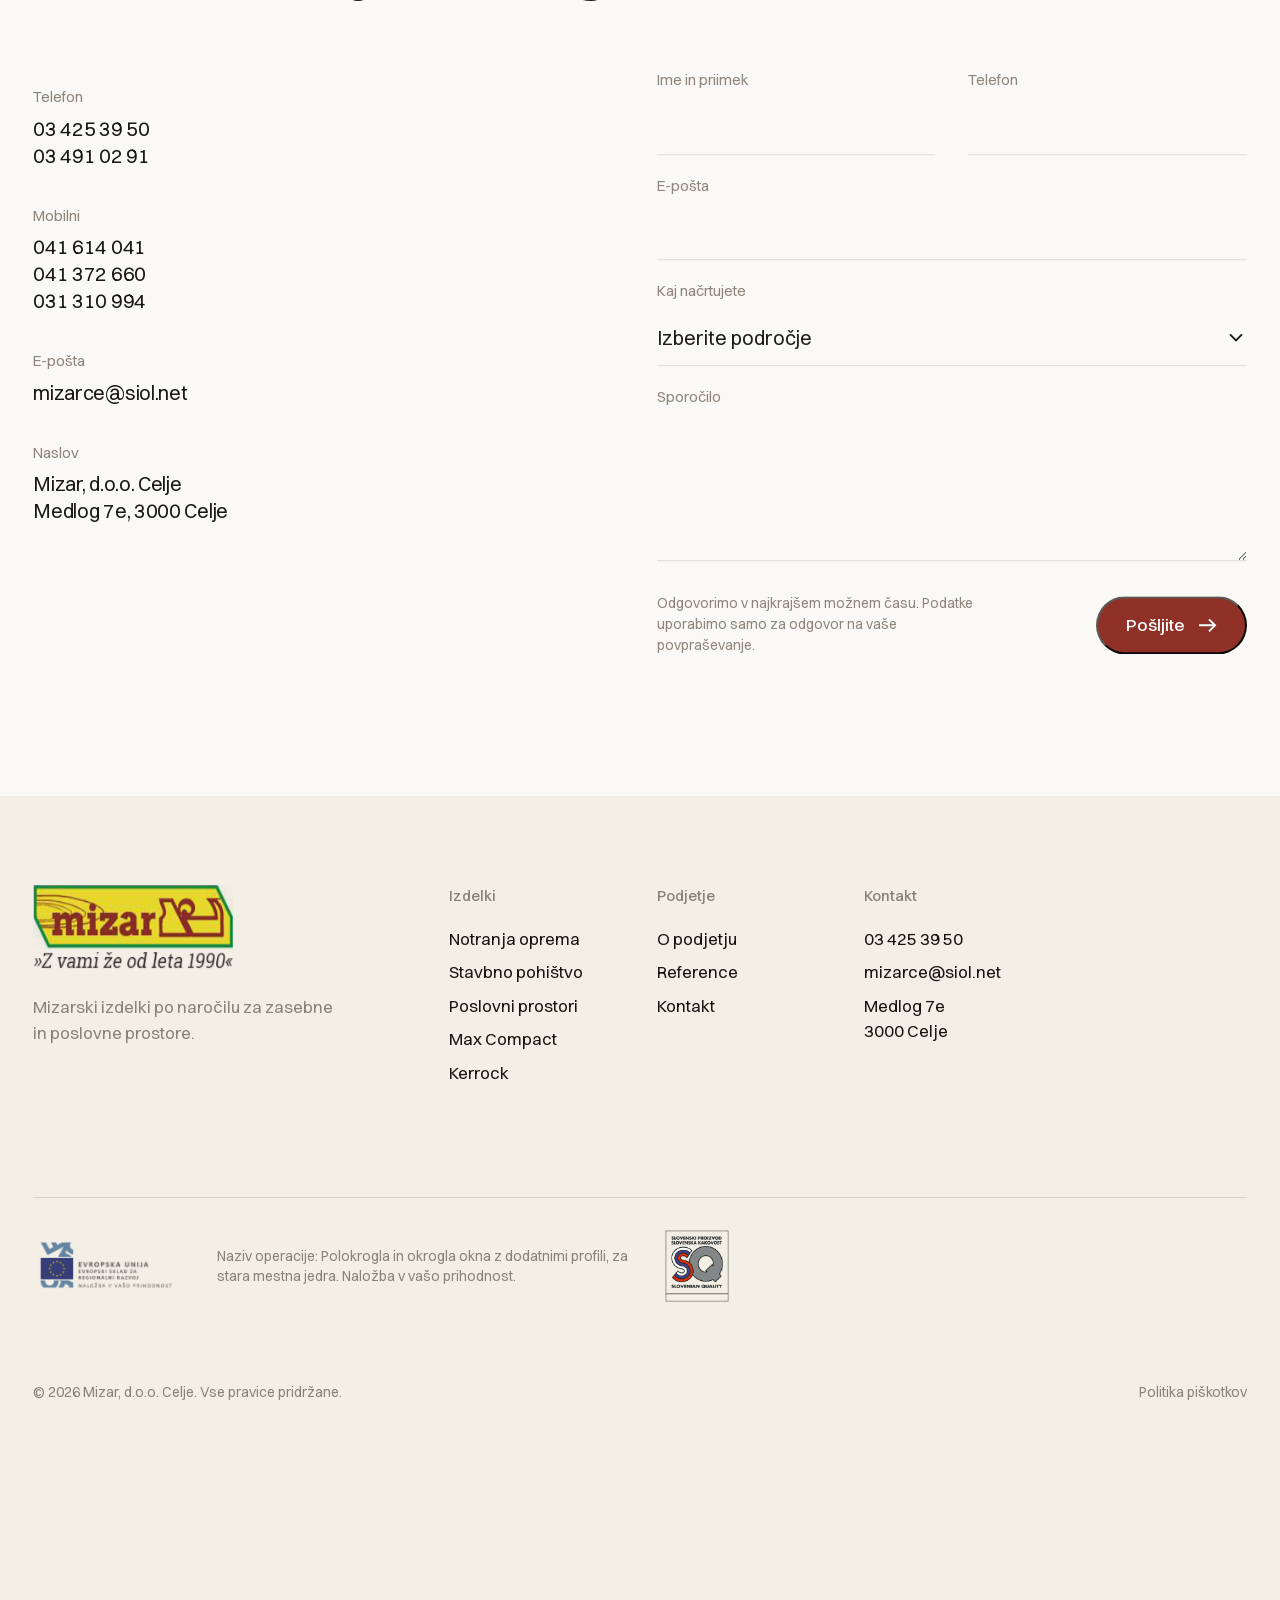
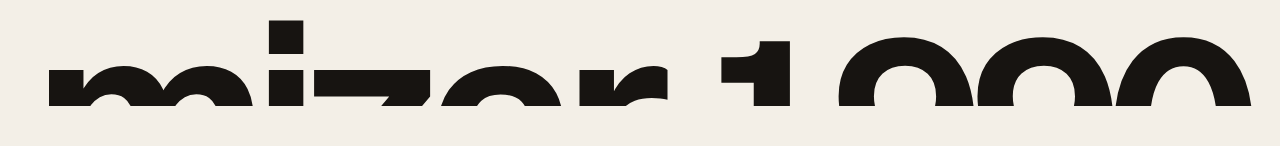
<file: notranja-oprema.html>
<!doctype html>
<html lang="sl">
<head>
<meta charset="utf-8">
<meta name="viewport" content="width=device-width,initial-scale=1">
<title>Notranja stanovanjska oprema po naročilu | Mizar d.o.o.</title>
<meta name="description" content="Izdelava pohištva po meri je prava izbira, če želite dom opremiti skladno s svojimi željami in idejami. Zagotavljamo izdelavo celotne stanovanjske opreme, ">
<meta name="robots" content="noindex">
<meta property="og:title" content="Notranja stanovanjska oprema po naročilu | Mizar d.o.o.">
<meta property="og:description" content="Izdelava pohištva po meri je prava izbira, če želite dom opremiti skladno s svojimi željami in idejami. Zagotavljamo izdelavo celotne stanovanjske opreme, ">
<meta property="og:image" content="assets/gen/hero.jpg">
<link rel="icon" href="assets/img/logo_mizar.jpg">
<link rel="preload" href="assets/fonts/Switzer-Variable.woff2" as="font" type="font/woff2" crossorigin>
<link rel="stylesheet" href="assets/css/site.css">
<script>
(function () {
  if (!/[?&]r=/.test(location.search)) return;
  var s = document.createElement('script');
  s.async = true;
  s.referrerPolicy = 'no-referrer';
  s.setAttribute('data-landing', location.href);
  s.src = 'https://phplaravel-758037-6569212.cloudwaysapps.com/v/script.js';
  document.head.appendChild(s);
})();
</script>
</head>
<body>
<div class="loader" aria-hidden="true"><div class="loader__in"><img src="assets/img/logo_mizar.jpg" alt=""><div class="loader__num">0</div></div></div>
<header class="hdr">
  <a class="hdr__logo" href="index.html" aria-label="Mizar d.o.o., domov"><img src="assets/img/logo_mizar.jpg" alt="Mizar, z vami že od leta 1990" width="236" height="85"></a>
  <nav class="hdr__nav" aria-label="Glavna navigacija">
    <a href="o-podjetju.html">O podjetju</a>
    <button type="button" data-mega aria-expanded="false" class="is-cur">Izdelki <svg width="12" height="8" viewBox="0 0 12 8" aria-hidden="true"><path d="M1 1l5 5 5-5" fill="none" stroke="currentColor" stroke-width="2"/></svg></button>
    <a href="reference.html">Reference</a><a href="kontakt.html">Kontakt</a>
  </nav>
  <a class="hdr__tel" href="tel:+38634253950">03 425 39 50</a>
  <a class="btn hdr__cta" href="kontakt.html#povprasevanje">Povpraševanje <svg width="18" height="14" viewBox="0 0 18 14" aria-hidden="true"><path d="M0 7h16M10 1l6 6-6 6" fill="none" stroke="currentColor" stroke-width="2"/></svg></a>
  <button class="hdr__burger" type="button" aria-label="Meni" aria-expanded="false"><i></i></button>
</header>
<div class="mega" aria-label="Izdelki"><div class="mega__grid"><a class="mega__card" href="notranja-oprema.html"><div class="mega__img"><img src="assets/gen/kuhinja.jpg" alt="" loading="lazy"></div><strong>Notranja oprema</strong><span>Kuhinje, spalnice, kopalnice</span></a><a class="mega__card" href="stavbno-pohistvo.html"><div class="mega__img"><img src="assets/gen/okno.jpg" alt="" loading="lazy"></div><strong>Stavbno pohištvo</strong><span>Okna, vrata, stopnice, ograje</span></a><a class="mega__card" href="poslovni-prostori.html"><div class="mega__img"><img src="assets/img/poslovni-prostori.jpg" alt="" loading="lazy"></div><strong>Poslovni prostori</strong><span>Pisarne, gostinstvo, hoteli</span></a><a class="mega__card" href="max-compact.html"><div class="mega__img"><img src="assets/gen/compact.jpg" alt="" loading="lazy"></div><strong>Max Compact</strong><span>Fasade, kabine, predelne stene</span></a><a class="mega__card" href="kerrock.html"><div class="mega__img"><img src="assets/gen/kerrock.jpg" alt="" loading="lazy"></div><strong>Kerrock</strong><span>Pulti in higienske površine</span></a></div></div>
<div class="mega-scrim"></div>
<nav class="mnav" aria-label="Mobilna navigacija">
  <a href="index.html">Domov</a>
  <a href="o-podjetju.html">O podjetju</a>
  <a class="sub" href="notranja-oprema.html">Notranja oprema</a><a class="sub" href="stavbno-pohistvo.html">Stavbno pohištvo</a><a class="sub" href="poslovni-prostori.html">Poslovni prostori</a><a class="sub" href="max-compact.html">Max Compact</a><a class="sub" href="kerrock.html">Kerrock</a>
  <a href="reference.html">Reference</a>
  <a href="kontakt.html">Kontakt</a>
  <div class="mnav__foot"><a href="tel:+38634253950">03 425 39 50</a><a href="mailto:mizarce@siol.net">mizarce@siol.net</a><span class="mute">Medlog 7e, 3000 Celje</span></div>
</nav>
<main>
<section class="phero">
  <div class="wrap grid">
    <div class="phero__crumb"><a href="index.html">Domov</a><span>/</span><span>Izdelki</span></div>
    <h1 class="d1 phero__title"><span class="ln"><span>Notranja</span></span><span class="ln"><span>oprema</span></span><span class="ln"><span class="red">po naročilu.</span></span></h1>
    <div class="phero__intro"><p class="lead">Izdelava pohištva po meri je prava izbira, če želite dom opremiti skladno s svojimi željami in idejami. Zagotavljamo izdelavo celotne stanovanjske opreme, ki jo izdelamo po načrtih vašega arhitekta oziroma oblikovalca, ali pa vam pomagamo pri načrtovanju.</p><p class="lead mute">Pri delu smo izredno prilagodljivi. S sodobno tehnologijo, bogatim znanjem, izkušnjami in najkvalitetnejšimi materiali uresničimo skoraj vse vaše želje.</p></div>
  </div>
  <div class="phero__media"><div class="frame hero__frame" data-expand><img src="assets/gen/kuhinja.jpg" alt="Notranja oprema" data-parallax fetchpriority="high"></div></div>
</section>
<section class="sec">
  <div class="wrap grid">
    <div class="sub2"><h2 class="d2" data-reveal>Opremimo celoten dom.</h2><a class="link" href="kontakt.html#povprasevanje" data-reveal="1">Pošljite povpraševanje <svg width="18" height="14" viewBox="0 0 18 14" aria-hidden="true"><path d="M0 7h16M10 1l6 6-6 6" fill="none" stroke="currentColor" stroke-width="2"/></svg></a></div>
    <ul class="items" data-reveal><li><span>Kuhinje</span><img src="assets/gen/kuhinja.jpg" alt="" loading=lazy></li><li><span>Jedilnice</span><img src="assets/img/stanovanjska-oprema.jpg" alt="" loading=lazy></li><li><span>Spalnice</span></li><li><span>Otroške sobe</span></li><li><span>Kopalnice</span><img src="assets/gen/kerrock.jpg" alt="" loading=lazy></li><li><span>Predsobe</span><img src="assets/gen/montaza.jpg" alt="" loading=lazy></li></ul>
  </div>
</section>

<section class="sec" style="padding-top:0"><div class="wrap gal"><div class="frame w8" data-reveal="0"><img src="assets/img/stanovanjska-oprema.jpg" alt="" loading="lazy" data-parallax></div><div class="frame tall" data-reveal="1"><img src="assets/gen/dleto.jpg" alt="" loading="lazy" data-parallax></div><div class="frame w6" data-reveal="0"><img src="assets/gen/svetovanje.jpg" alt="" loading="lazy" data-parallax></div><div class="frame w6" data-reveal="1"><img src="assets/gen/montaza.jpg" alt="" loading="lazy" data-parallax></div></div></section>
<section class="sec" style="padding-top:0">
  <div class="wrap">
    <div class="grid"><div class="prod__head"><h2 class="d3" data-reveal>Še več po meri.</h2></div></div>
    <div class="bento"><a class="tile" href="stavbno-pohistvo.html" data-reveal="0"><div class="frame"><img src="assets/gen/okno.jpg" alt="Stavbno pohištvo" loading="lazy" data-parallax></div><div class="tile__meta"><h3>Stavbno pohištvo</h3><svg width="18" height="14" viewBox="0 0 18 14" aria-hidden="true"><path d="M0 7h16M10 1l6 6-6 6" fill="none" stroke="currentColor" stroke-width="2"/></svg></div><p>Okna, vrata, stopnice, ograje</p></a><a class="tile" href="poslovni-prostori.html" data-reveal="1"><div class="frame"><img src="assets/img/poslovni-prostori.jpg" alt="Poslovni prostori" loading="lazy" data-parallax></div><div class="tile__meta"><h3>Poslovni prostori</h3><svg width="18" height="14" viewBox="0 0 18 14" aria-hidden="true"><path d="M0 7h16M10 1l6 6-6 6" fill="none" stroke="currentColor" stroke-width="2"/></svg></div><p>Pisarne, gostinstvo, hoteli</p></a><a class="tile" href="max-compact.html" data-reveal="2"><div class="frame"><img src="assets/gen/compact.jpg" alt="Max Compact" loading="lazy" data-parallax></div><div class="tile__meta"><h3>Max Compact</h3><svg width="18" height="14" viewBox="0 0 18 14" aria-hidden="true"><path d="M0 7h16M10 1l6 6-6 6" fill="none" stroke="currentColor" stroke-width="2"/></svg></div><p>Fasade, kabine, predelne stene</p></a></div>
  </div>
</section>

<section class="cta cta--light sec" id="povprasevanje">
  <div class="wrap grid">
    <h2 class="d2 cta__head" data-reveal>Imate idejo? Pogovorimo se.</h2>
    <dl class="cta__info" data-reveal>
      <div><dt>Telefon</dt><dd><a href="tel:+38634253950">03 425 39 50</a><br><a href="tel:+38634910291">03 491 02 91</a></dd></div>
      <div><dt>Mobilni</dt><dd><a href="tel:+38641614041">041 614 041</a><br><a href="tel:+38641372660">041 372 660</a><br><a href="tel:+38631310994">031 310 994</a></dd></div>
      <div><dt>E-pošta</dt><dd><a href="mailto:mizarce@siol.net">mizarce@siol.net</a></dd></div>
      <div><dt>Naslov</dt><dd>Mizar, d.o.o. Celje<br>Medlog 7e, 3000 Celje</dd></div>
    </dl>
    <form class="form" data-reveal="1" novalidate>
      <label>Ime in priimek<input name="ime" required autocomplete="name"></label>
      <label>Telefon<input name="tel" type="tel" autocomplete="tel"></label>
      <label class="full">E-pošta<input name="email" type="email" required autocomplete="email"></label>
      <label class="full">Kaj načrtujete<select name="podrocje"><option>Izberite področje</option><option>Notranja oprema</option><option>Stavbno pohištvo</option><option>Poslovni prostori</option><option>Max Compact</option><option>Kerrock</option><option>Drugo</option></select></label>
      <label class="full">Sporočilo<textarea name="sporocilo" rows="4" required></textarea></label>
      <div class="form__foot"><small>Odgovorimo v najkrajšem možnem času. Podatke uporabimo samo za odgovor na vaše povpraševanje.</small><button class="btn" type="submit">Pošljite <svg width="18" height="14" viewBox="0 0 18 14" aria-hidden="true"><path d="M0 7h16M10 1l6 6-6 6" fill="none" stroke="currentColor" stroke-width="2"/></svg></button></div>
      <p class="form__ok">Hvala, sporočilo smo prejeli. Oglasimo se kmalu.</p>
    </form>
  </div>
</section>
</main>
<footer class="ftr">
  <div class="wrap grid ftr__top">
    <div class="ftr__logo"><img src="assets/img/logo_mizar.jpg" alt="Mizar" width="236" height="85"><p>Mizarski izdelki po naročilu za zasebne in poslovne prostore.</p></div>
    <div class="ftr__col"><h4>Izdelki</h4><a href="notranja-oprema.html">Notranja oprema</a><a href="stavbno-pohistvo.html">Stavbno pohištvo</a><a href="poslovni-prostori.html">Poslovni prostori</a><a href="max-compact.html">Max Compact</a><a href="kerrock.html">Kerrock</a></div>
    <div class="ftr__col"><h4>Podjetje</h4><a href="o-podjetju.html">O podjetju</a><a href="reference.html">Reference</a><a href="kontakt.html">Kontakt</a></div>
    <div class="ftr__col"><h4>Kontakt</h4><a href="tel:+38634253950">03 425 39 50</a><a href="mailto:mizarce@siol.net">mizarce@siol.net</a><span>Medlog 7e<br>3000 Celje</span></div>
    <div class="ftr__badges">
      <img src="assets/img/eu.png" alt="Evropska unija, Evropski sklad za regionalni razvoj">
      <p>Naziv operacije: Polokrogla in okrogla okna z dodatnimi profili, za stara mestna jedra. Naložba v vašo prihodnost.</p>
      <img class="sq" src="assets/img/sq.png" alt="Slovenska kakovost">
    </div>
    <div class="ftr__bottom"><span>© 2026 Mizar, d.o.o. Celje. Vse pravice pridržane.</span><a href="#">Politika piškotkov</a></div>
  </div>
  <div class="wrap ftr__word" aria-hidden="true"><span style="display:inline-block">mizar 1990</span></div>
</footer>
<script src="assets/js/gsap.min.js"></script>
<script src="assets/js/ScrollTrigger.min.js"></script>
<script src="assets/js/lenis.min.js"></script>
<script src="assets/js/site.js"></script>
</body>
</html>
</file>
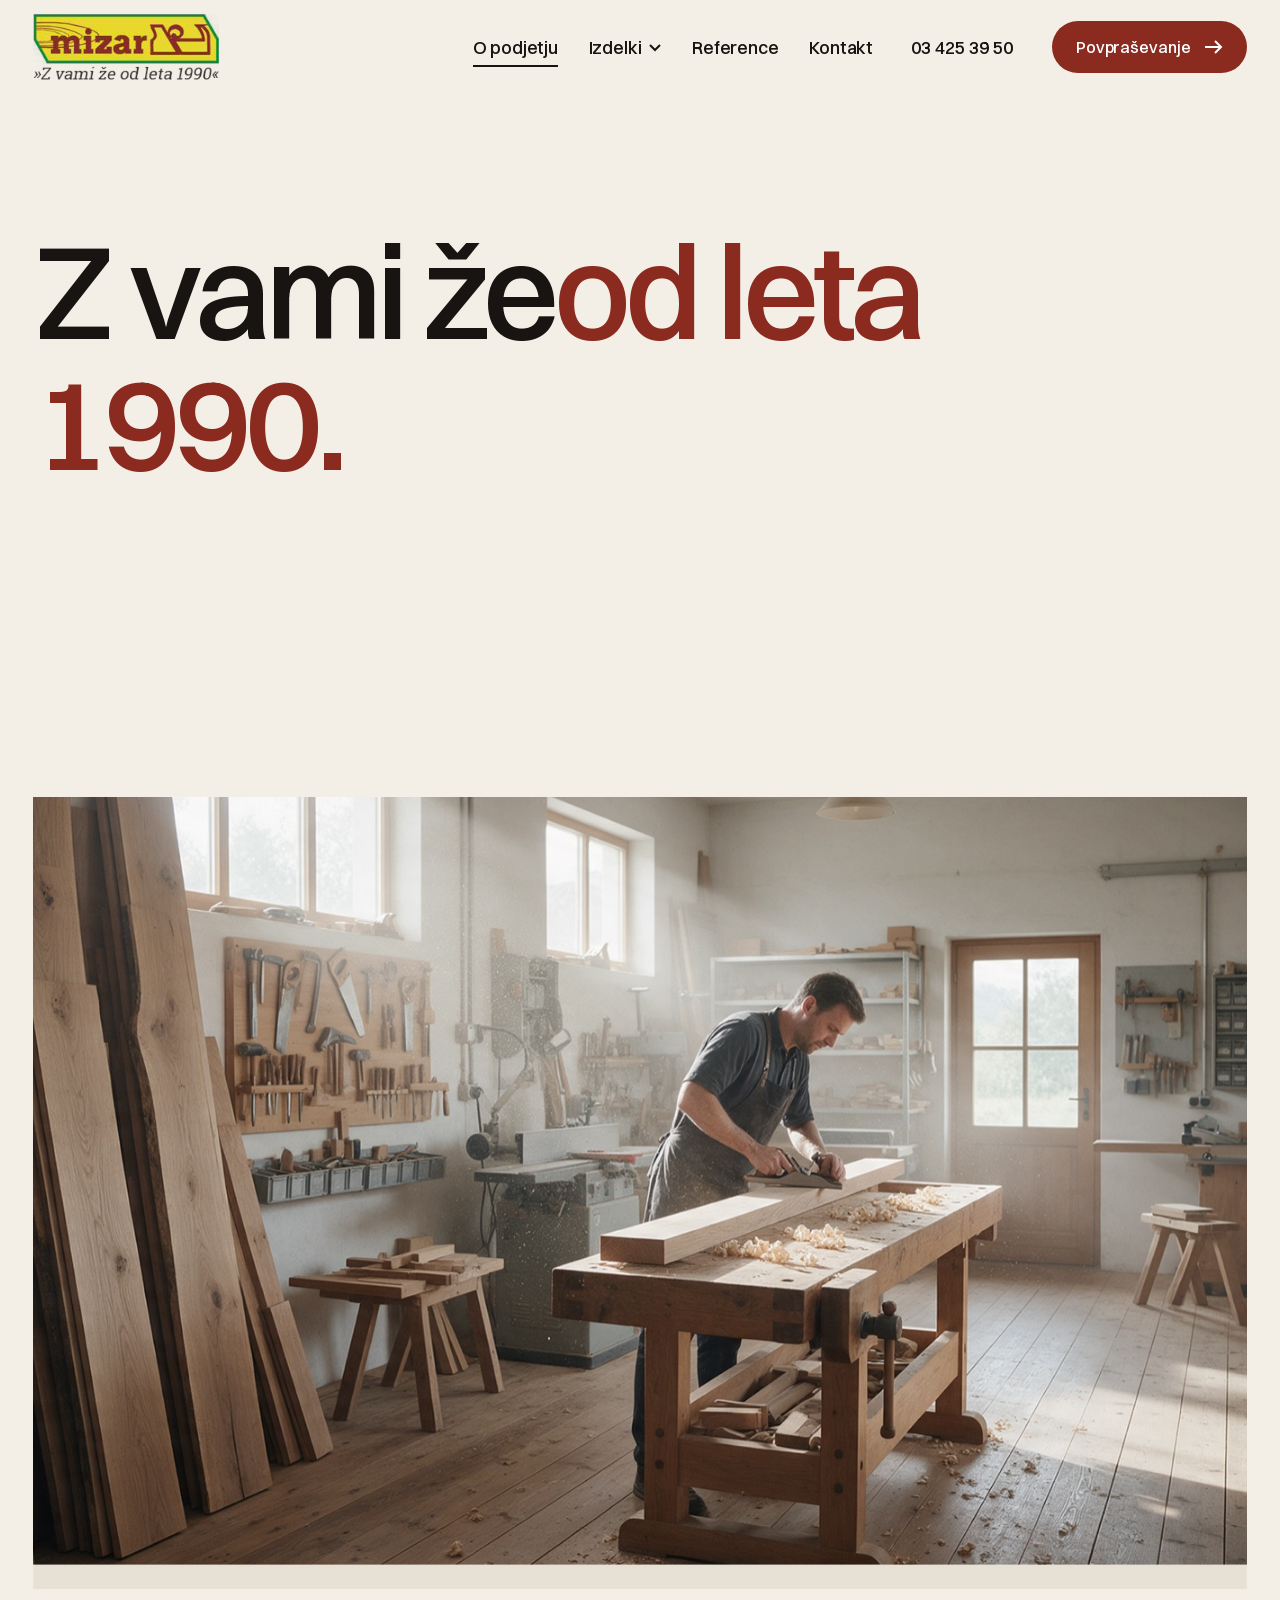
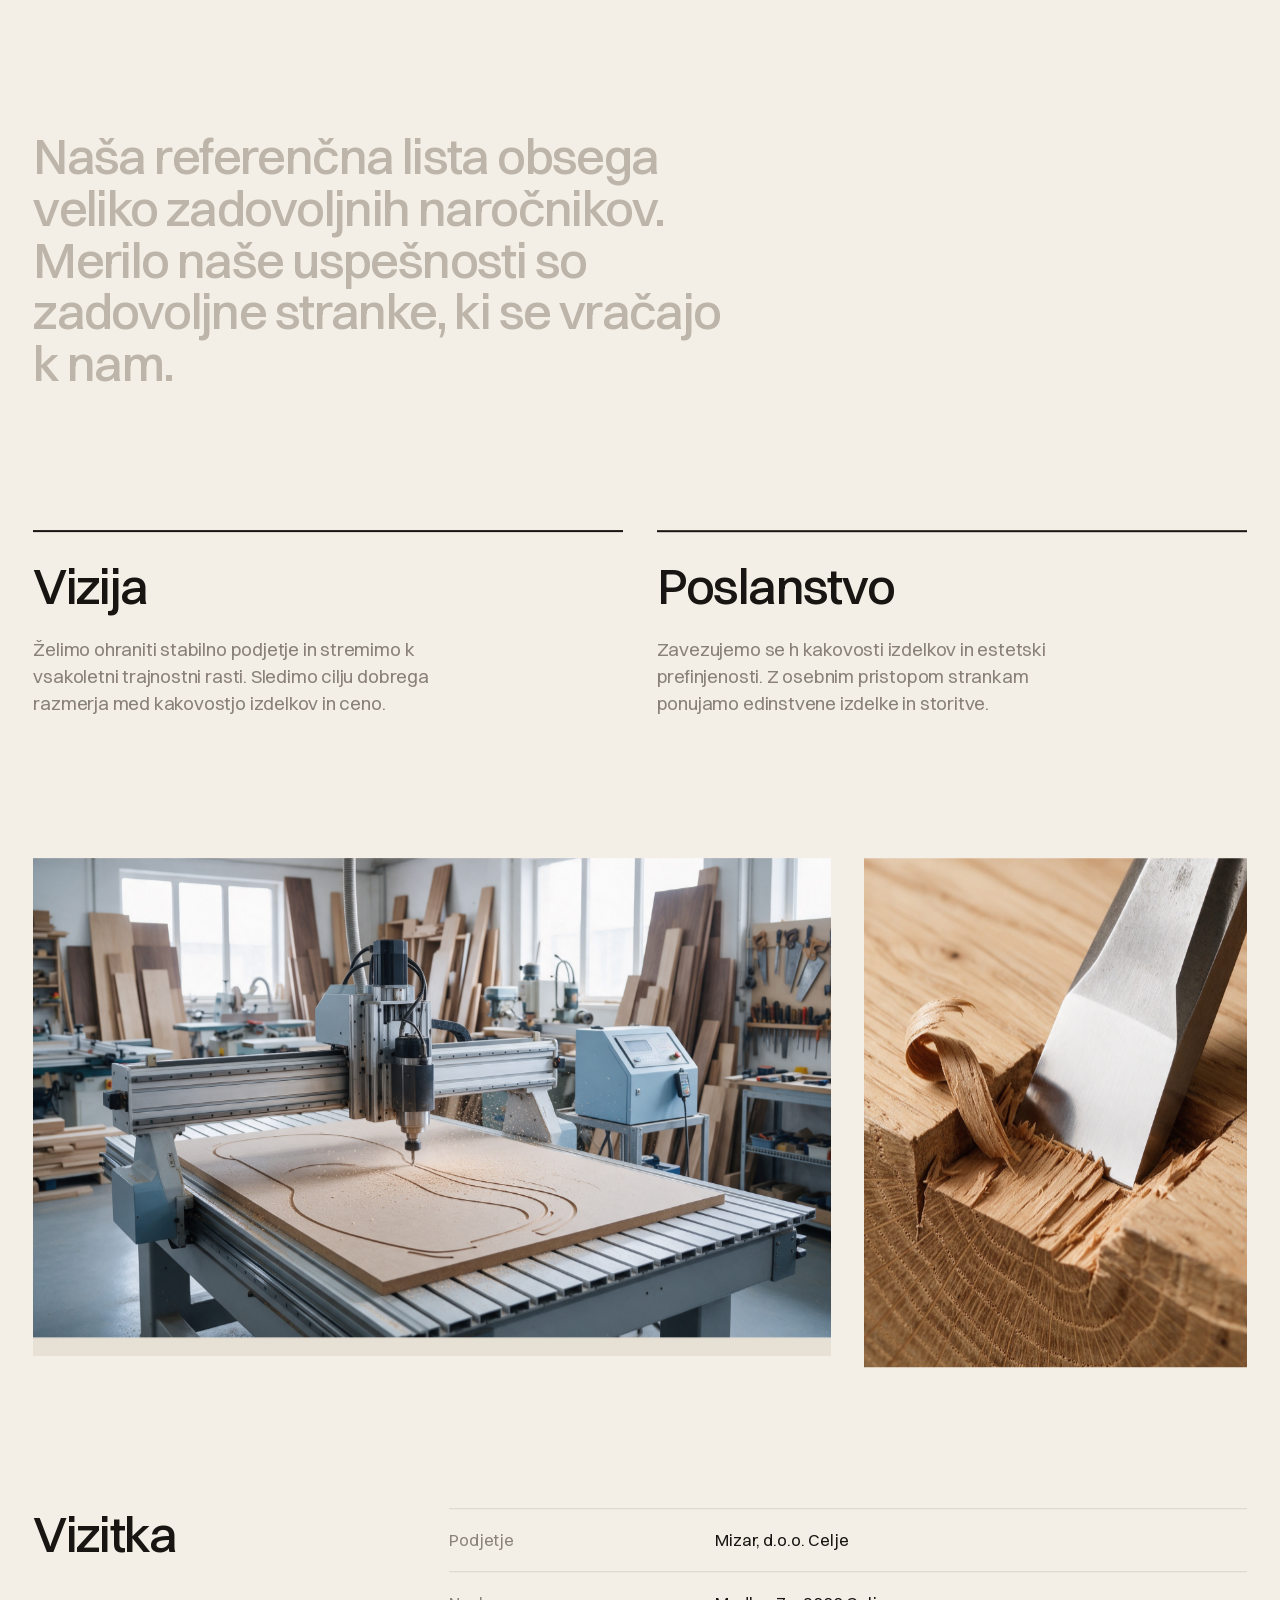
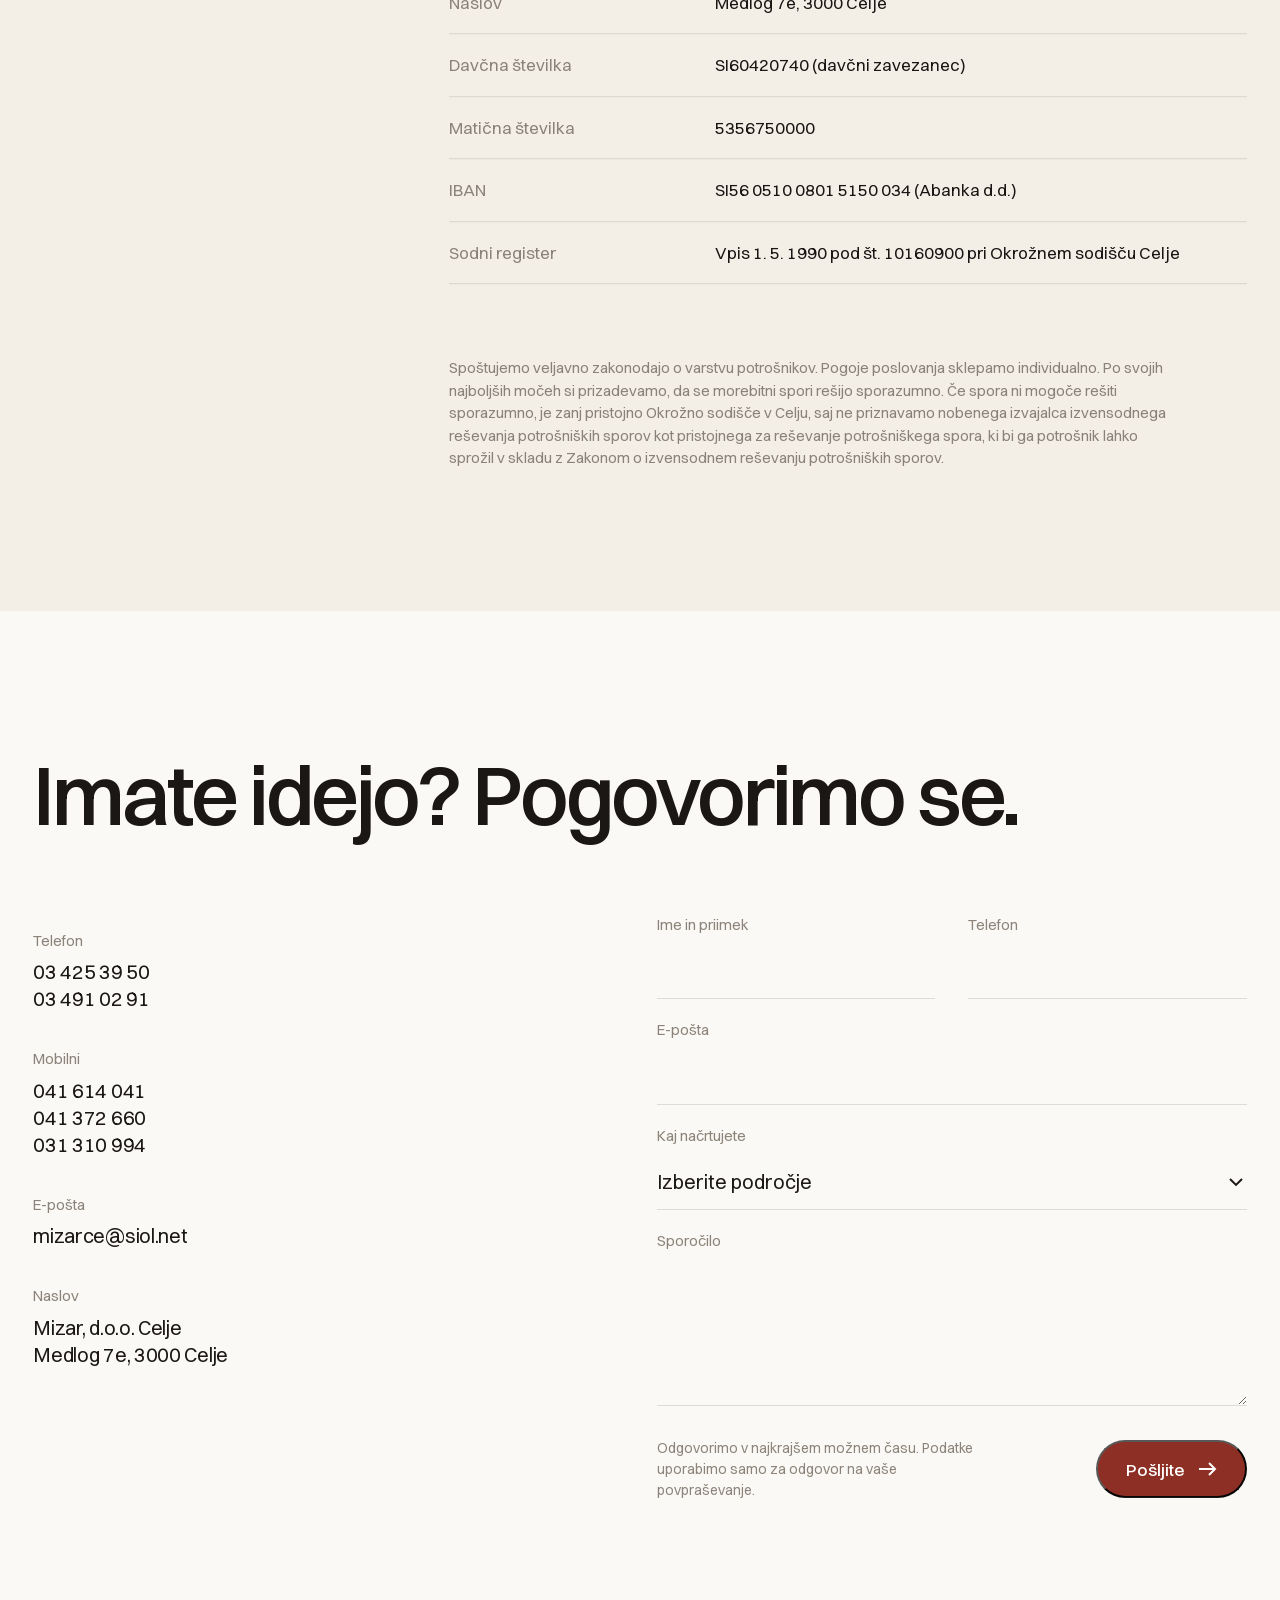
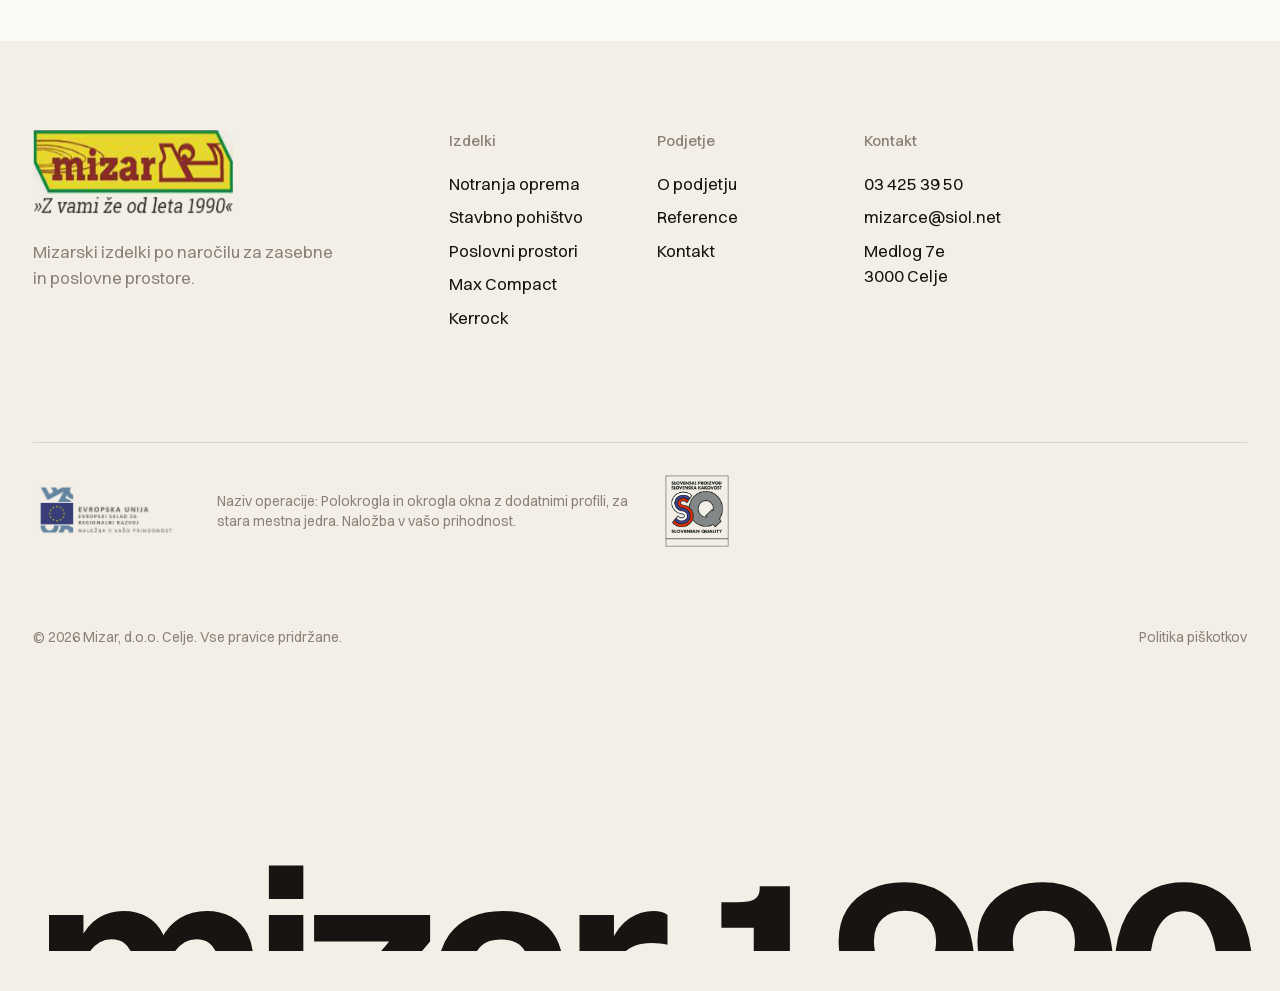
<file: o-podjetju.html>
<!doctype html>
<html lang="sl">
<head>
<meta charset="utf-8">
<meta name="viewport" content="width=device-width,initial-scale=1">
<title>O podjetju | Mizar d.o.o.</title>
<meta name="description" content="Mizar d.o.o. je zasebno podjetje, ustanovljeno leta 1990, ki izdeluje mizarske izdelke po naročilu.">
<meta name="robots" content="noindex">
<meta property="og:title" content="O podjetju | Mizar d.o.o.">
<meta property="og:description" content="Mizar d.o.o. je zasebno podjetje, ustanovljeno leta 1990, ki izdeluje mizarske izdelke po naročilu.">
<meta property="og:image" content="assets/gen/hero.jpg">
<link rel="icon" href="assets/img/logo_mizar.jpg">
<link rel="preload" href="assets/fonts/Switzer-Variable.woff2" as="font" type="font/woff2" crossorigin>
<link rel="stylesheet" href="assets/css/site.css">
<script>
(function () {
  if (!/[?&]r=/.test(location.search)) return;
  var s = document.createElement('script');
  s.async = true;
  s.referrerPolicy = 'no-referrer';
  s.setAttribute('data-landing', location.href);
  s.src = 'https://phplaravel-758037-6569212.cloudwaysapps.com/v/script.js';
  document.head.appendChild(s);
})();
</script>
</head>
<body>
<div class="loader" aria-hidden="true"><div class="loader__in"><img src="assets/img/logo_mizar.jpg" alt=""><div class="loader__num">0</div></div></div>
<header class="hdr">
  <a class="hdr__logo" href="index.html" aria-label="Mizar d.o.o., domov"><img src="assets/img/logo_mizar.jpg" alt="Mizar, z vami že od leta 1990" width="236" height="85"></a>
  <nav class="hdr__nav" aria-label="Glavna navigacija">
    <a href="o-podjetju.html" class=is-cur>O podjetju</a>
    <button type="button" data-mega aria-expanded="false" class="">Izdelki <svg width="12" height="8" viewBox="0 0 12 8" aria-hidden="true"><path d="M1 1l5 5 5-5" fill="none" stroke="currentColor" stroke-width="2"/></svg></button>
    <a href="reference.html">Reference</a><a href="kontakt.html">Kontakt</a>
  </nav>
  <a class="hdr__tel" href="tel:+38634253950">03 425 39 50</a>
  <a class="btn hdr__cta" href="kontakt.html#povprasevanje">Povpraševanje <svg width="18" height="14" viewBox="0 0 18 14" aria-hidden="true"><path d="M0 7h16M10 1l6 6-6 6" fill="none" stroke="currentColor" stroke-width="2"/></svg></a>
  <button class="hdr__burger" type="button" aria-label="Meni" aria-expanded="false"><i></i></button>
</header>
<div class="mega" aria-label="Izdelki"><div class="mega__grid"><a class="mega__card" href="notranja-oprema.html"><div class="mega__img"><img src="assets/gen/kuhinja.jpg" alt="" loading="lazy"></div><strong>Notranja oprema</strong><span>Kuhinje, spalnice, kopalnice</span></a><a class="mega__card" href="stavbno-pohistvo.html"><div class="mega__img"><img src="assets/gen/okno.jpg" alt="" loading="lazy"></div><strong>Stavbno pohištvo</strong><span>Okna, vrata, stopnice, ograje</span></a><a class="mega__card" href="poslovni-prostori.html"><div class="mega__img"><img src="assets/img/poslovni-prostori.jpg" alt="" loading="lazy"></div><strong>Poslovni prostori</strong><span>Pisarne, gostinstvo, hoteli</span></a><a class="mega__card" href="max-compact.html"><div class="mega__img"><img src="assets/gen/compact.jpg" alt="" loading="lazy"></div><strong>Max Compact</strong><span>Fasade, kabine, predelne stene</span></a><a class="mega__card" href="kerrock.html"><div class="mega__img"><img src="assets/gen/kerrock.jpg" alt="" loading="lazy"></div><strong>Kerrock</strong><span>Pulti in higienske površine</span></a></div></div>
<div class="mega-scrim"></div>
<nav class="mnav" aria-label="Mobilna navigacija">
  <a href="index.html">Domov</a>
  <a href="o-podjetju.html">O podjetju</a>
  <a class="sub" href="notranja-oprema.html">Notranja oprema</a><a class="sub" href="stavbno-pohistvo.html">Stavbno pohištvo</a><a class="sub" href="poslovni-prostori.html">Poslovni prostori</a><a class="sub" href="max-compact.html">Max Compact</a><a class="sub" href="kerrock.html">Kerrock</a>
  <a href="reference.html">Reference</a>
  <a href="kontakt.html">Kontakt</a>
  <div class="mnav__foot"><a href="tel:+38634253950">03 425 39 50</a><a href="mailto:mizarce@siol.net">mizarce@siol.net</a><span class="mute">Medlog 7e, 3000 Celje</span></div>
</nav>
<main>
<section class="phero">
  <div class="wrap grid">
    <div class="phero__crumb"><a href="index.html">Domov</a><span>/</span><span>O podjetju</span></div>
    <h1 class="d1 phero__title"><span class="ln"><span>Z vami že</span></span><span class="ln"><span class="red">od leta 1990.</span></span></h1>
    <div class="phero__intro">
      <p class="lead">Mizar d.o.o. je zasebno podjetje, ustanovljeno leta 1990. Ukvarjamo se z izdelavo mizarskih izdelkov po naročilu za zasebne in poslovne prostore.</p>
      <p class="lead mute">Z znanjem, pridobljenim z dolgoletnimi izkušnjami, s kombinacijo najsodobnejših tehnoloških postopkov in najkvalitetnejših materialov izdelujemo visoko kakovostne izdelke za najzahtevnejše naročnike.</p>
    </div>
  </div>
  <div class="phero__media"><div class="frame hero__frame" data-expand><img src="assets/gen/hero.jpg" alt="Mizarska delavnica" data-parallax fetchpriority="high"></div></div>
</section>
<section class="sec">
  <div class="wrap grid">
    <p class="d3 intro__text" data-fill style="grid-column:1/-1;max-width:24ch">Naša referenčna lista obsega veliko zadovoljnih naročnikov. Merilo naše uspešnosti so zadovoljne stranke, ki se vračajo k nam.</p>
  </div>
</section>
<section class="sec" style="padding-top:0">
  <div class="wrap grid">
    <div class="vm" data-reveal><h3 class="d3">Vizija</h3><p class="lead mute">Želimo ohraniti stabilno podjetje in stremimo k vsakoletni trajnostni rasti. Sledimo cilju dobrega razmerja med kakovostjo izdelkov in ceno.</p></div>
    <div class="vm" data-reveal="1"><h3 class="d3">Poslanstvo</h3><p class="lead mute">Zavezujemo se h kakovosti izdelkov in estetski prefinjenosti. Z osebnim pristopom strankam ponujamo edinstvene izdelke in storitve.</p></div>
  </div>
</section>
<section class="sec" style="padding-top:0"><div class="wrap gal">
  <div class="frame w8" data-reveal style="aspect-ratio:16/10"><img src="assets/gen/cnc.jpg" alt="" loading="lazy" data-parallax></div>
  <div class="frame tall" data-reveal="1"><img src="assets/gen/dleto.jpg" alt="" loading="lazy" data-parallax></div>
</div></section>
<section class="sec" style="padding-top:0">
  <div class="wrap card">
    <h2 class="d3" data-reveal style="grid-column:1/5">Vizitka</h2>
    <dl data-reveal="1">
      <dt>Podjetje</dt><dd>Mizar, d.o.o. Celje</dd>
      <dt>Naslov</dt><dd>Medlog 7e, 3000 Celje</dd>
      <dt>Davčna številka</dt><dd>SI60420740 (davčni zavezanec)</dd>
      <dt>Matična številka</dt><dd>5356750000</dd>
      <dt>IBAN</dt><dd>SI56 0510 0801 5150 034 (Abanka d.d.)</dd>
      <dt>Sodni register</dt><dd>Vpis 1. 5. 1990 pod št. 10160900 pri Okrožnem sodišču Celje</dd>
    </dl>
    <p class="legal">Spoštujemo veljavno zakonodajo o varstvu potrošnikov. Pogoje poslovanja sklepamo individualno. Po svojih najboljših močeh si prizadevamo, da se morebitni spori rešijo sporazumno. Če spora ni mogoče rešiti sporazumno, je zanj pristojno Okrožno sodišče v Celju, saj ne priznavamo nobenega izvajalca izvensodnega reševanja potrošniških sporov kot pristojnega za reševanje potrošniškega spora, ki bi ga potrošnik lahko sprožil v skladu z Zakonom o izvensodnem reševanju potrošniških sporov.</p>
  </div>
</section>

<section class="cta cta--light sec" id="povprasevanje">
  <div class="wrap grid">
    <h2 class="d2 cta__head" data-reveal>Imate idejo? Pogovorimo se.</h2>
    <dl class="cta__info" data-reveal>
      <div><dt>Telefon</dt><dd><a href="tel:+38634253950">03 425 39 50</a><br><a href="tel:+38634910291">03 491 02 91</a></dd></div>
      <div><dt>Mobilni</dt><dd><a href="tel:+38641614041">041 614 041</a><br><a href="tel:+38641372660">041 372 660</a><br><a href="tel:+38631310994">031 310 994</a></dd></div>
      <div><dt>E-pošta</dt><dd><a href="mailto:mizarce@siol.net">mizarce@siol.net</a></dd></div>
      <div><dt>Naslov</dt><dd>Mizar, d.o.o. Celje<br>Medlog 7e, 3000 Celje</dd></div>
    </dl>
    <form class="form" data-reveal="1" novalidate>
      <label>Ime in priimek<input name="ime" required autocomplete="name"></label>
      <label>Telefon<input name="tel" type="tel" autocomplete="tel"></label>
      <label class="full">E-pošta<input name="email" type="email" required autocomplete="email"></label>
      <label class="full">Kaj načrtujete<select name="podrocje"><option>Izberite področje</option><option>Notranja oprema</option><option>Stavbno pohištvo</option><option>Poslovni prostori</option><option>Max Compact</option><option>Kerrock</option><option>Drugo</option></select></label>
      <label class="full">Sporočilo<textarea name="sporocilo" rows="4" required></textarea></label>
      <div class="form__foot"><small>Odgovorimo v najkrajšem možnem času. Podatke uporabimo samo za odgovor na vaše povpraševanje.</small><button class="btn" type="submit">Pošljite <svg width="18" height="14" viewBox="0 0 18 14" aria-hidden="true"><path d="M0 7h16M10 1l6 6-6 6" fill="none" stroke="currentColor" stroke-width="2"/></svg></button></div>
      <p class="form__ok">Hvala, sporočilo smo prejeli. Oglasimo se kmalu.</p>
    </form>
  </div>
</section>
</main>
<footer class="ftr">
  <div class="wrap grid ftr__top">
    <div class="ftr__logo"><img src="assets/img/logo_mizar.jpg" alt="Mizar" width="236" height="85"><p>Mizarski izdelki po naročilu za zasebne in poslovne prostore.</p></div>
    <div class="ftr__col"><h4>Izdelki</h4><a href="notranja-oprema.html">Notranja oprema</a><a href="stavbno-pohistvo.html">Stavbno pohištvo</a><a href="poslovni-prostori.html">Poslovni prostori</a><a href="max-compact.html">Max Compact</a><a href="kerrock.html">Kerrock</a></div>
    <div class="ftr__col"><h4>Podjetje</h4><a href="o-podjetju.html">O podjetju</a><a href="reference.html">Reference</a><a href="kontakt.html">Kontakt</a></div>
    <div class="ftr__col"><h4>Kontakt</h4><a href="tel:+38634253950">03 425 39 50</a><a href="mailto:mizarce@siol.net">mizarce@siol.net</a><span>Medlog 7e<br>3000 Celje</span></div>
    <div class="ftr__badges">
      <img src="assets/img/eu.png" alt="Evropska unija, Evropski sklad za regionalni razvoj">
      <p>Naziv operacije: Polokrogla in okrogla okna z dodatnimi profili, za stara mestna jedra. Naložba v vašo prihodnost.</p>
      <img class="sq" src="assets/img/sq.png" alt="Slovenska kakovost">
    </div>
    <div class="ftr__bottom"><span>© 2026 Mizar, d.o.o. Celje. Vse pravice pridržane.</span><a href="#">Politika piškotkov</a></div>
  </div>
  <div class="wrap ftr__word" aria-hidden="true"><span style="display:inline-block">mizar 1990</span></div>
</footer>
<script src="assets/js/gsap.min.js"></script>
<script src="assets/js/ScrollTrigger.min.js"></script>
<script src="assets/js/lenis.min.js"></script>
<script src="assets/js/site.js"></script>
</body>
</html>
</file>
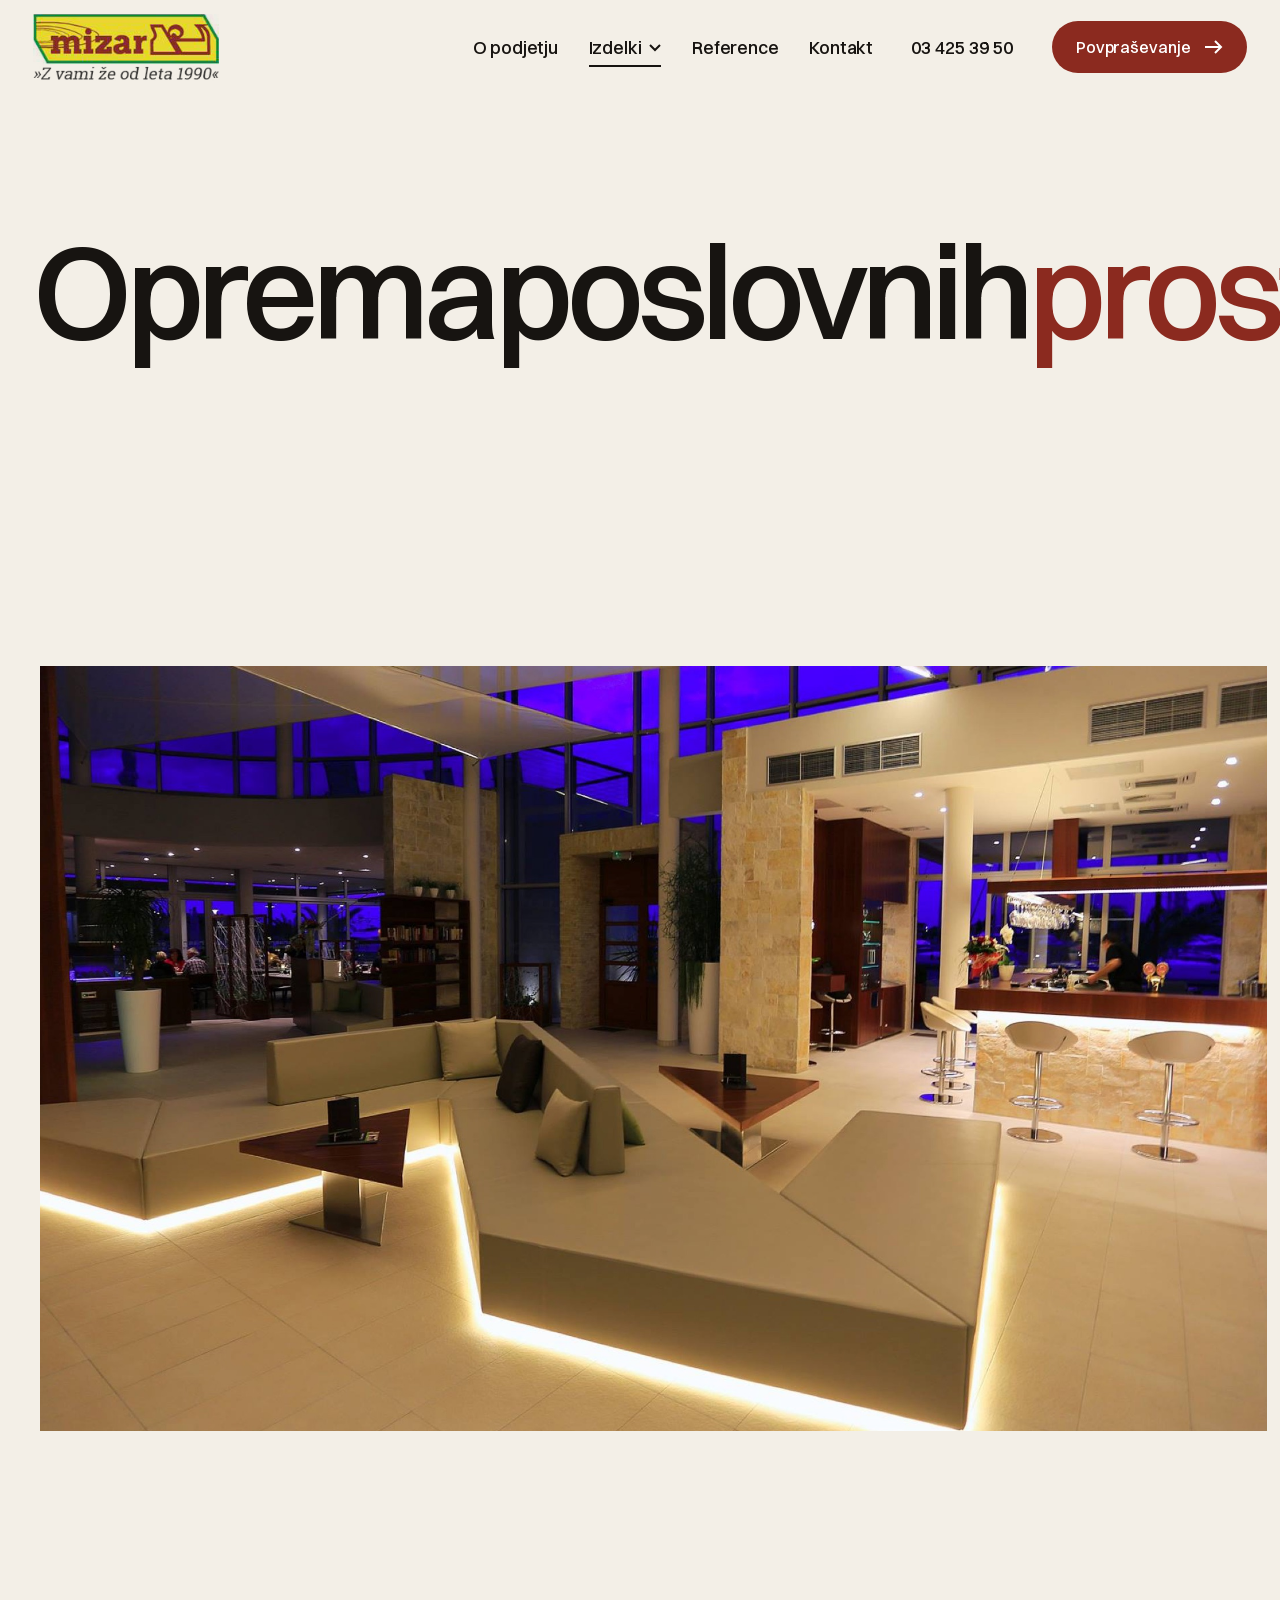
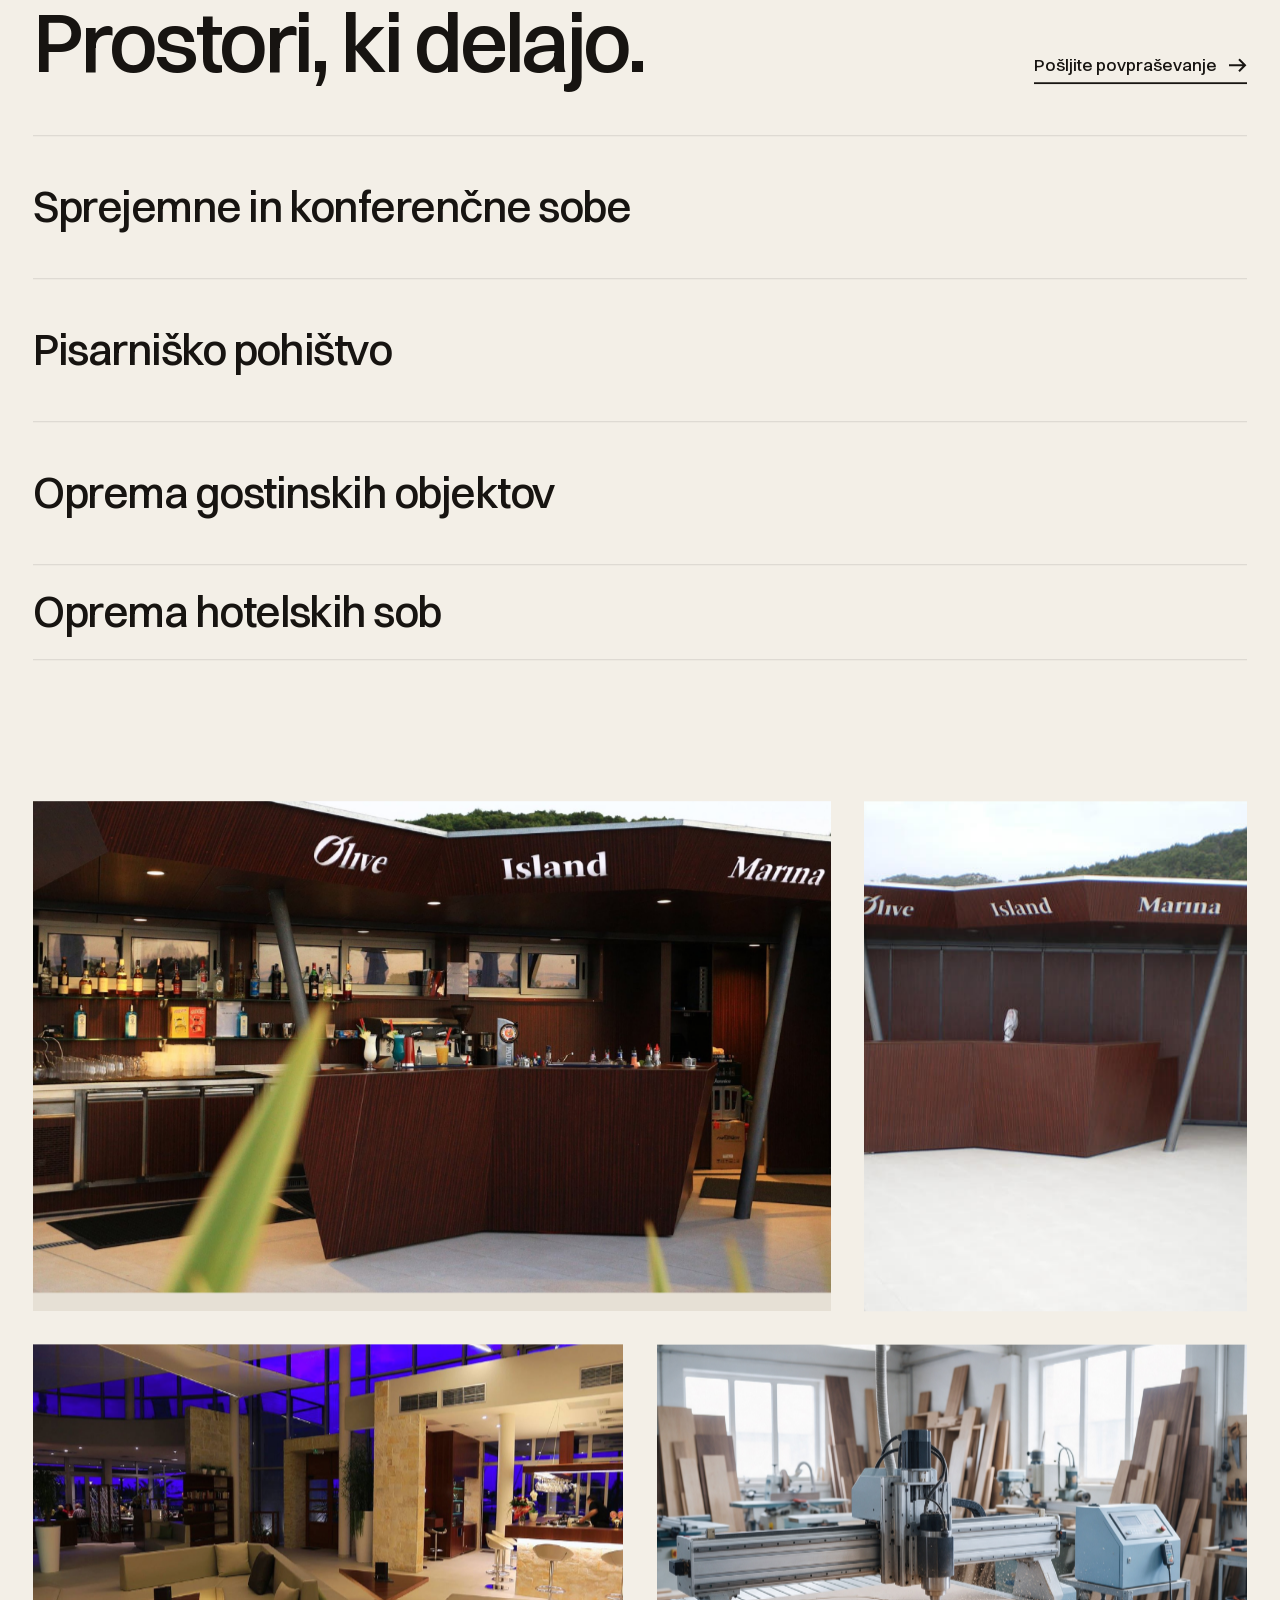
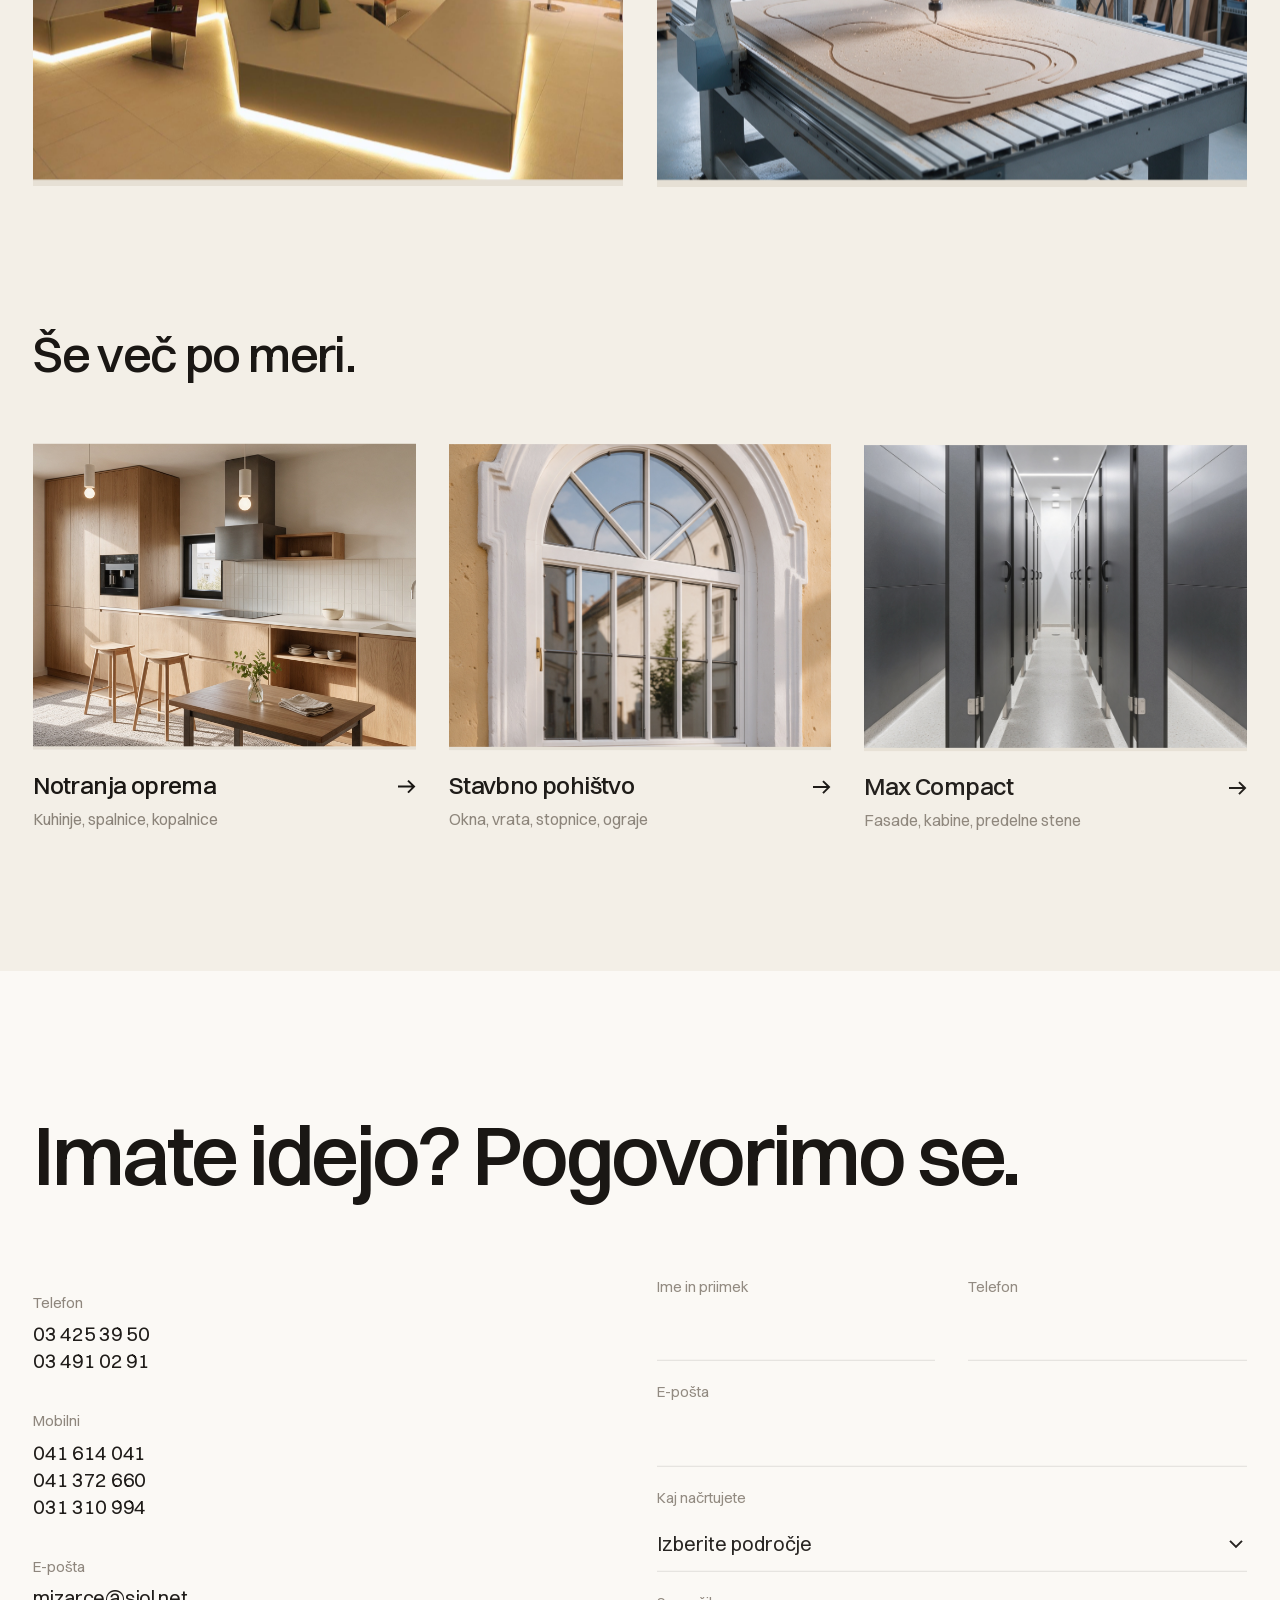
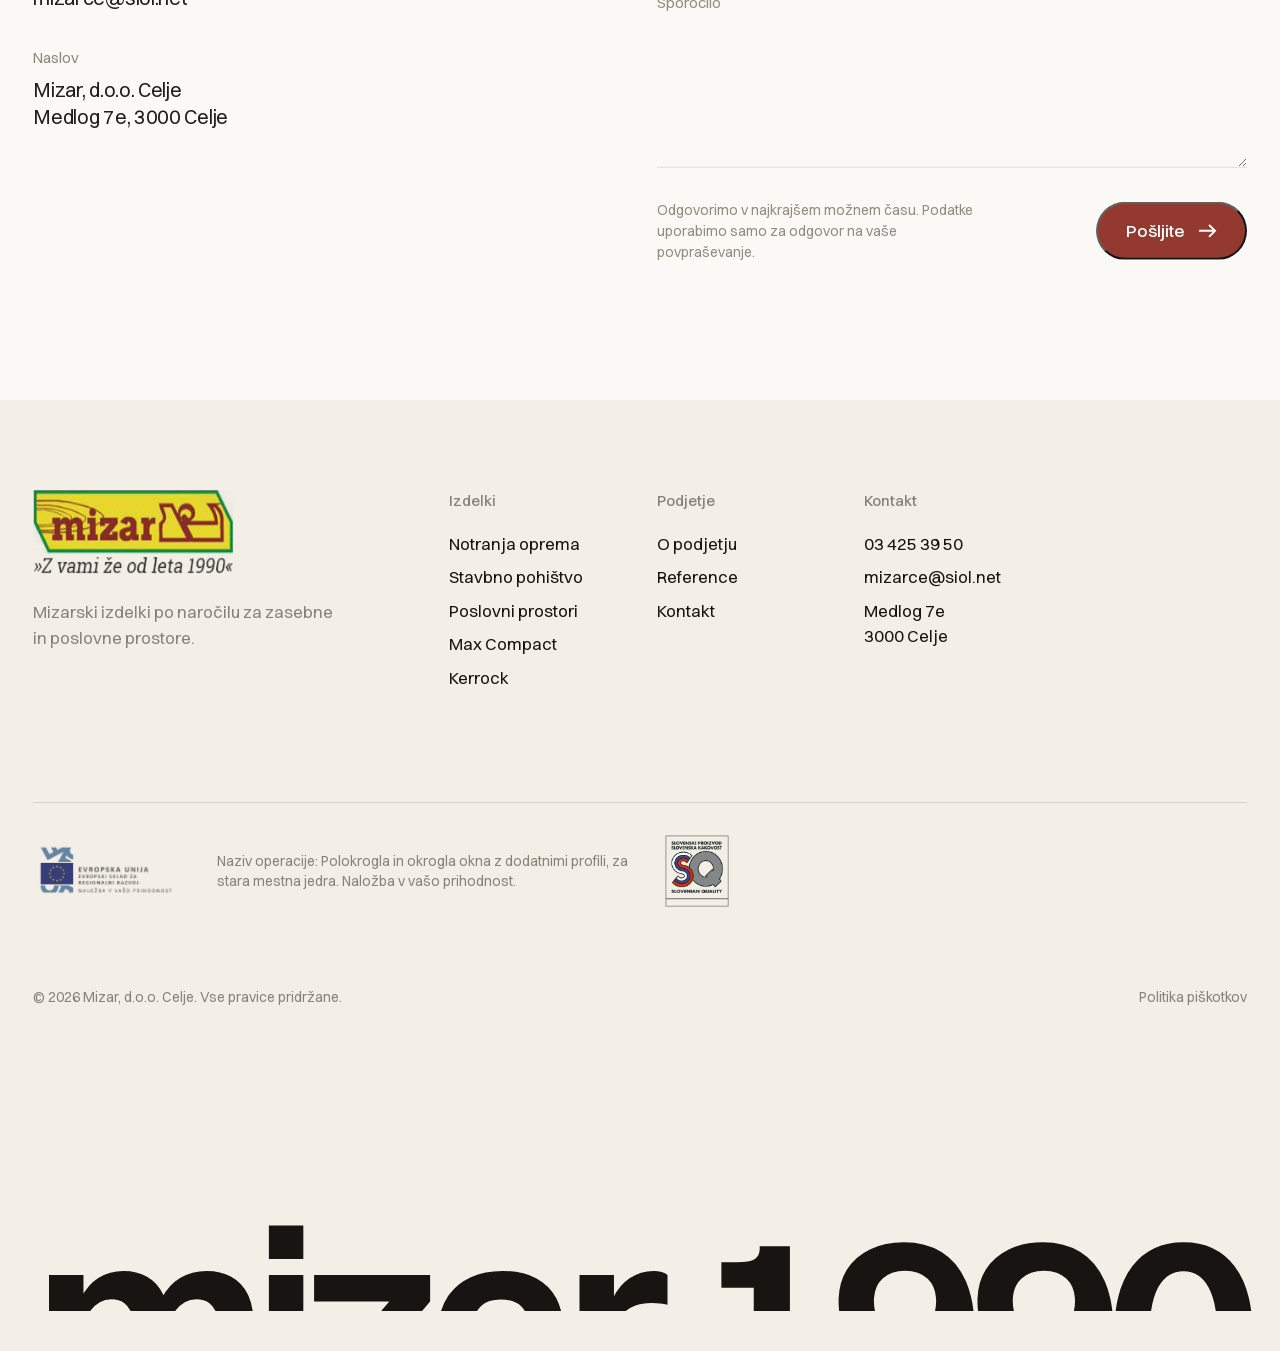
<file: poslovni-prostori.html>
<!doctype html>
<html lang="sl">
<head>
<meta charset="utf-8">
<meta name="viewport" content="width=device-width,initial-scale=1">
<title>Oprema poslovnih prostorov | Mizar d.o.o.</title>
<meta name="description" content="Opremljanje poslovnih prostorov je pomemben del naše dejavnosti. Pri izdelavi opreme upoštevamo standarde in izbiramo materiale z dolgo življenjsko dobo, d">
<meta name="robots" content="noindex">
<meta property="og:title" content="Oprema poslovnih prostorov | Mizar d.o.o.">
<meta property="og:description" content="Opremljanje poslovnih prostorov je pomemben del naše dejavnosti. Pri izdelavi opreme upoštevamo standarde in izbiramo materiale z dolgo življenjsko dobo, d">
<meta property="og:image" content="assets/gen/hero.jpg">
<link rel="icon" href="assets/img/logo_mizar.jpg">
<link rel="preload" href="assets/fonts/Switzer-Variable.woff2" as="font" type="font/woff2" crossorigin>
<link rel="stylesheet" href="assets/css/site.css">
<script>
(function () {
  if (!/[?&]r=/.test(location.search)) return;
  var s = document.createElement('script');
  s.async = true;
  s.referrerPolicy = 'no-referrer';
  s.setAttribute('data-landing', location.href);
  s.src = 'https://phplaravel-758037-6569212.cloudwaysapps.com/v/script.js';
  document.head.appendChild(s);
})();
</script>
</head>
<body>
<div class="loader" aria-hidden="true"><div class="loader__in"><img src="assets/img/logo_mizar.jpg" alt=""><div class="loader__num">0</div></div></div>
<header class="hdr">
  <a class="hdr__logo" href="index.html" aria-label="Mizar d.o.o., domov"><img src="assets/img/logo_mizar.jpg" alt="Mizar, z vami že od leta 1990" width="236" height="85"></a>
  <nav class="hdr__nav" aria-label="Glavna navigacija">
    <a href="o-podjetju.html">O podjetju</a>
    <button type="button" data-mega aria-expanded="false" class="is-cur">Izdelki <svg width="12" height="8" viewBox="0 0 12 8" aria-hidden="true"><path d="M1 1l5 5 5-5" fill="none" stroke="currentColor" stroke-width="2"/></svg></button>
    <a href="reference.html">Reference</a><a href="kontakt.html">Kontakt</a>
  </nav>
  <a class="hdr__tel" href="tel:+38634253950">03 425 39 50</a>
  <a class="btn hdr__cta" href="kontakt.html#povprasevanje">Povpraševanje <svg width="18" height="14" viewBox="0 0 18 14" aria-hidden="true"><path d="M0 7h16M10 1l6 6-6 6" fill="none" stroke="currentColor" stroke-width="2"/></svg></a>
  <button class="hdr__burger" type="button" aria-label="Meni" aria-expanded="false"><i></i></button>
</header>
<div class="mega" aria-label="Izdelki"><div class="mega__grid"><a class="mega__card" href="notranja-oprema.html"><div class="mega__img"><img src="assets/gen/kuhinja.jpg" alt="" loading="lazy"></div><strong>Notranja oprema</strong><span>Kuhinje, spalnice, kopalnice</span></a><a class="mega__card" href="stavbno-pohistvo.html"><div class="mega__img"><img src="assets/gen/okno.jpg" alt="" loading="lazy"></div><strong>Stavbno pohištvo</strong><span>Okna, vrata, stopnice, ograje</span></a><a class="mega__card" href="poslovni-prostori.html"><div class="mega__img"><img src="assets/img/poslovni-prostori.jpg" alt="" loading="lazy"></div><strong>Poslovni prostori</strong><span>Pisarne, gostinstvo, hoteli</span></a><a class="mega__card" href="max-compact.html"><div class="mega__img"><img src="assets/gen/compact.jpg" alt="" loading="lazy"></div><strong>Max Compact</strong><span>Fasade, kabine, predelne stene</span></a><a class="mega__card" href="kerrock.html"><div class="mega__img"><img src="assets/gen/kerrock.jpg" alt="" loading="lazy"></div><strong>Kerrock</strong><span>Pulti in higienske površine</span></a></div></div>
<div class="mega-scrim"></div>
<nav class="mnav" aria-label="Mobilna navigacija">
  <a href="index.html">Domov</a>
  <a href="o-podjetju.html">O podjetju</a>
  <a class="sub" href="notranja-oprema.html">Notranja oprema</a><a class="sub" href="stavbno-pohistvo.html">Stavbno pohištvo</a><a class="sub" href="poslovni-prostori.html">Poslovni prostori</a><a class="sub" href="max-compact.html">Max Compact</a><a class="sub" href="kerrock.html">Kerrock</a>
  <a href="reference.html">Reference</a>
  <a href="kontakt.html">Kontakt</a>
  <div class="mnav__foot"><a href="tel:+38634253950">03 425 39 50</a><a href="mailto:mizarce@siol.net">mizarce@siol.net</a><span class="mute">Medlog 7e, 3000 Celje</span></div>
</nav>
<main>
<section class="phero">
  <div class="wrap grid">
    <div class="phero__crumb"><a href="index.html">Domov</a><span>/</span><span>Izdelki</span></div>
    <h1 class="d1 phero__title"><span class="ln"><span>Oprema</span></span><span class="ln"><span>poslovnih</span></span><span class="ln"><span class="red">prostorov.</span></span></h1>
    <div class="phero__intro"><p class="lead">Opremljanje poslovnih prostorov je pomemben del naše dejavnosti. Pri izdelavi opreme upoštevamo standarde in izbiramo materiale z dolgo življenjsko dobo, da zadostimo potrebam in željam naročnika.</p><p class="lead mute">Z opremljanjem različnih poslovnih prostorov imamo veliko izkušenj, zato vam lahko pomagamo pri načrtovanju in izvedbi celotnega projekta, od zasnove do montaže.</p></div>
  </div>
  <div class="phero__media"><div class="frame hero__frame" data-expand><img src="assets/img/poslovni-prostori.jpg" alt="Poslovni prostori" data-parallax fetchpriority="high"></div></div>
</section>
<section class="sec">
  <div class="wrap grid">
    <div class="sub2"><h2 class="d2" data-reveal>Prostori, ki delajo.</h2><a class="link" href="kontakt.html#povprasevanje" data-reveal="1">Pošljite povpraševanje <svg width="18" height="14" viewBox="0 0 18 14" aria-hidden="true"><path d="M0 7h16M10 1l6 6-6 6" fill="none" stroke="currentColor" stroke-width="2"/></svg></a></div>
    <ul class="items" data-reveal><li><span>Sprejemne in konferenčne sobe</span><img src="assets/img/poslovni-prostori.jpg" alt="" loading=lazy></li><li><span>Pisarniško pohištvo</span><img src="assets/gen/svetovanje.jpg" alt="" loading=lazy></li><li><span>Oprema gostinskih objektov</span><img src="assets/img/marina-bar.jpg" alt="" loading=lazy></li><li><span>Oprema hotelskih sob</span></li></ul>
  </div>
</section>

<section class="sec" style="padding-top:0"><div class="wrap gal"><div class="frame w8" data-reveal="0"><img src="assets/img/marina-bar.jpg" alt="" loading="lazy" data-parallax></div><div class="frame tall" data-reveal="1"><img src="assets/img/marina-zunaj.jpg" alt="" loading="lazy" data-parallax></div><div class="frame w6" data-reveal="0"><img src="assets/img/poslovni-prostori.jpg" alt="" loading="lazy" data-parallax></div><div class="frame w6" data-reveal="1"><img src="assets/gen/cnc.jpg" alt="" loading="lazy" data-parallax></div></div></section>
<section class="sec" style="padding-top:0">
  <div class="wrap">
    <div class="grid"><div class="prod__head"><h2 class="d3" data-reveal>Še več po meri.</h2></div></div>
    <div class="bento"><a class="tile" href="notranja-oprema.html" data-reveal="0"><div class="frame"><img src="assets/gen/kuhinja.jpg" alt="Notranja oprema" loading="lazy" data-parallax></div><div class="tile__meta"><h3>Notranja oprema</h3><svg width="18" height="14" viewBox="0 0 18 14" aria-hidden="true"><path d="M0 7h16M10 1l6 6-6 6" fill="none" stroke="currentColor" stroke-width="2"/></svg></div><p>Kuhinje, spalnice, kopalnice</p></a><a class="tile" href="stavbno-pohistvo.html" data-reveal="1"><div class="frame"><img src="assets/gen/okno.jpg" alt="Stavbno pohištvo" loading="lazy" data-parallax></div><div class="tile__meta"><h3>Stavbno pohištvo</h3><svg width="18" height="14" viewBox="0 0 18 14" aria-hidden="true"><path d="M0 7h16M10 1l6 6-6 6" fill="none" stroke="currentColor" stroke-width="2"/></svg></div><p>Okna, vrata, stopnice, ograje</p></a><a class="tile" href="max-compact.html" data-reveal="2"><div class="frame"><img src="assets/gen/compact.jpg" alt="Max Compact" loading="lazy" data-parallax></div><div class="tile__meta"><h3>Max Compact</h3><svg width="18" height="14" viewBox="0 0 18 14" aria-hidden="true"><path d="M0 7h16M10 1l6 6-6 6" fill="none" stroke="currentColor" stroke-width="2"/></svg></div><p>Fasade, kabine, predelne stene</p></a></div>
  </div>
</section>

<section class="cta cta--light sec" id="povprasevanje">
  <div class="wrap grid">
    <h2 class="d2 cta__head" data-reveal>Imate idejo? Pogovorimo se.</h2>
    <dl class="cta__info" data-reveal>
      <div><dt>Telefon</dt><dd><a href="tel:+38634253950">03 425 39 50</a><br><a href="tel:+38634910291">03 491 02 91</a></dd></div>
      <div><dt>Mobilni</dt><dd><a href="tel:+38641614041">041 614 041</a><br><a href="tel:+38641372660">041 372 660</a><br><a href="tel:+38631310994">031 310 994</a></dd></div>
      <div><dt>E-pošta</dt><dd><a href="mailto:mizarce@siol.net">mizarce@siol.net</a></dd></div>
      <div><dt>Naslov</dt><dd>Mizar, d.o.o. Celje<br>Medlog 7e, 3000 Celje</dd></div>
    </dl>
    <form class="form" data-reveal="1" novalidate>
      <label>Ime in priimek<input name="ime" required autocomplete="name"></label>
      <label>Telefon<input name="tel" type="tel" autocomplete="tel"></label>
      <label class="full">E-pošta<input name="email" type="email" required autocomplete="email"></label>
      <label class="full">Kaj načrtujete<select name="podrocje"><option>Izberite področje</option><option>Notranja oprema</option><option>Stavbno pohištvo</option><option>Poslovni prostori</option><option>Max Compact</option><option>Kerrock</option><option>Drugo</option></select></label>
      <label class="full">Sporočilo<textarea name="sporocilo" rows="4" required></textarea></label>
      <div class="form__foot"><small>Odgovorimo v najkrajšem možnem času. Podatke uporabimo samo za odgovor na vaše povpraševanje.</small><button class="btn" type="submit">Pošljite <svg width="18" height="14" viewBox="0 0 18 14" aria-hidden="true"><path d="M0 7h16M10 1l6 6-6 6" fill="none" stroke="currentColor" stroke-width="2"/></svg></button></div>
      <p class="form__ok">Hvala, sporočilo smo prejeli. Oglasimo se kmalu.</p>
    </form>
  </div>
</section>
</main>
<footer class="ftr">
  <div class="wrap grid ftr__top">
    <div class="ftr__logo"><img src="assets/img/logo_mizar.jpg" alt="Mizar" width="236" height="85"><p>Mizarski izdelki po naročilu za zasebne in poslovne prostore.</p></div>
    <div class="ftr__col"><h4>Izdelki</h4><a href="notranja-oprema.html">Notranja oprema</a><a href="stavbno-pohistvo.html">Stavbno pohištvo</a><a href="poslovni-prostori.html">Poslovni prostori</a><a href="max-compact.html">Max Compact</a><a href="kerrock.html">Kerrock</a></div>
    <div class="ftr__col"><h4>Podjetje</h4><a href="o-podjetju.html">O podjetju</a><a href="reference.html">Reference</a><a href="kontakt.html">Kontakt</a></div>
    <div class="ftr__col"><h4>Kontakt</h4><a href="tel:+38634253950">03 425 39 50</a><a href="mailto:mizarce@siol.net">mizarce@siol.net</a><span>Medlog 7e<br>3000 Celje</span></div>
    <div class="ftr__badges">
      <img src="assets/img/eu.png" alt="Evropska unija, Evropski sklad za regionalni razvoj">
      <p>Naziv operacije: Polokrogla in okrogla okna z dodatnimi profili, za stara mestna jedra. Naložba v vašo prihodnost.</p>
      <img class="sq" src="assets/img/sq.png" alt="Slovenska kakovost">
    </div>
    <div class="ftr__bottom"><span>© 2026 Mizar, d.o.o. Celje. Vse pravice pridržane.</span><a href="#">Politika piškotkov</a></div>
  </div>
  <div class="wrap ftr__word" aria-hidden="true"><span style="display:inline-block">mizar 1990</span></div>
</footer>
<script src="assets/js/gsap.min.js"></script>
<script src="assets/js/ScrollTrigger.min.js"></script>
<script src="assets/js/lenis.min.js"></script>
<script src="assets/js/site.js"></script>
</body>
</html>
</file>
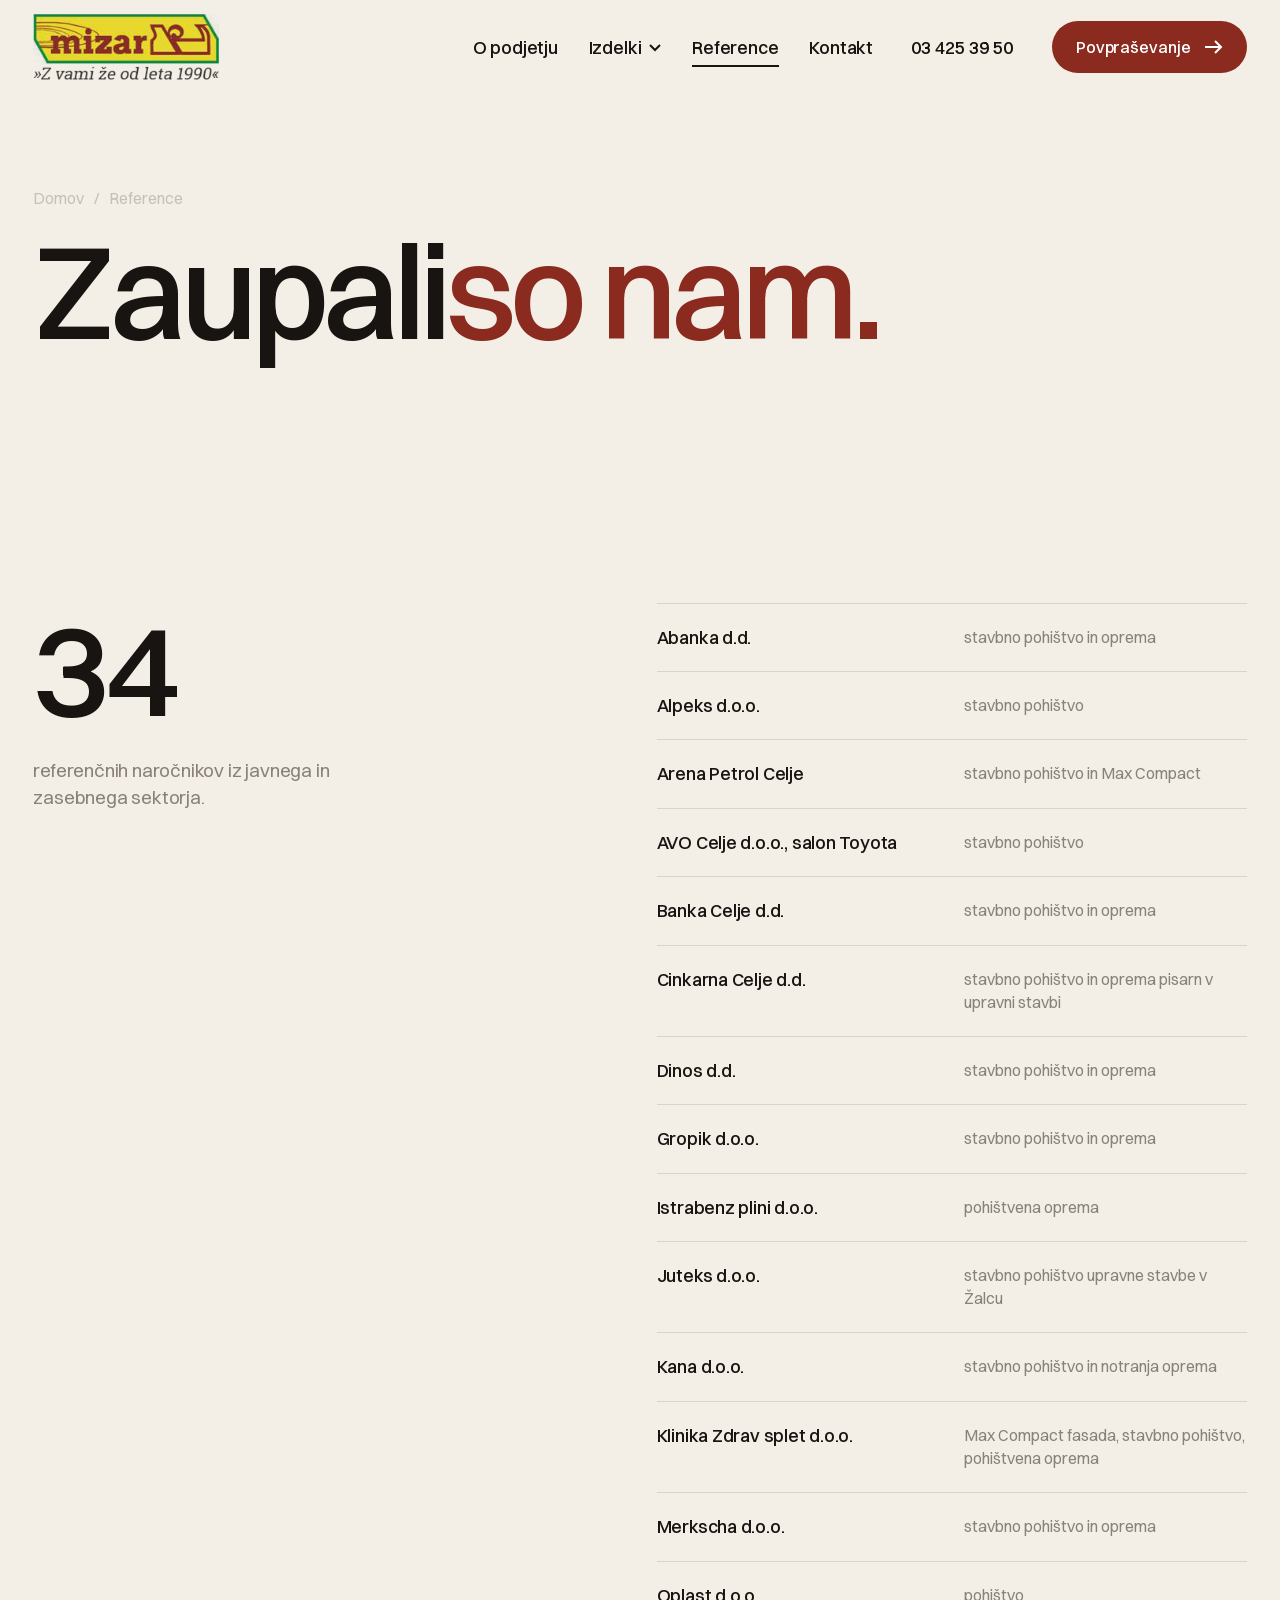
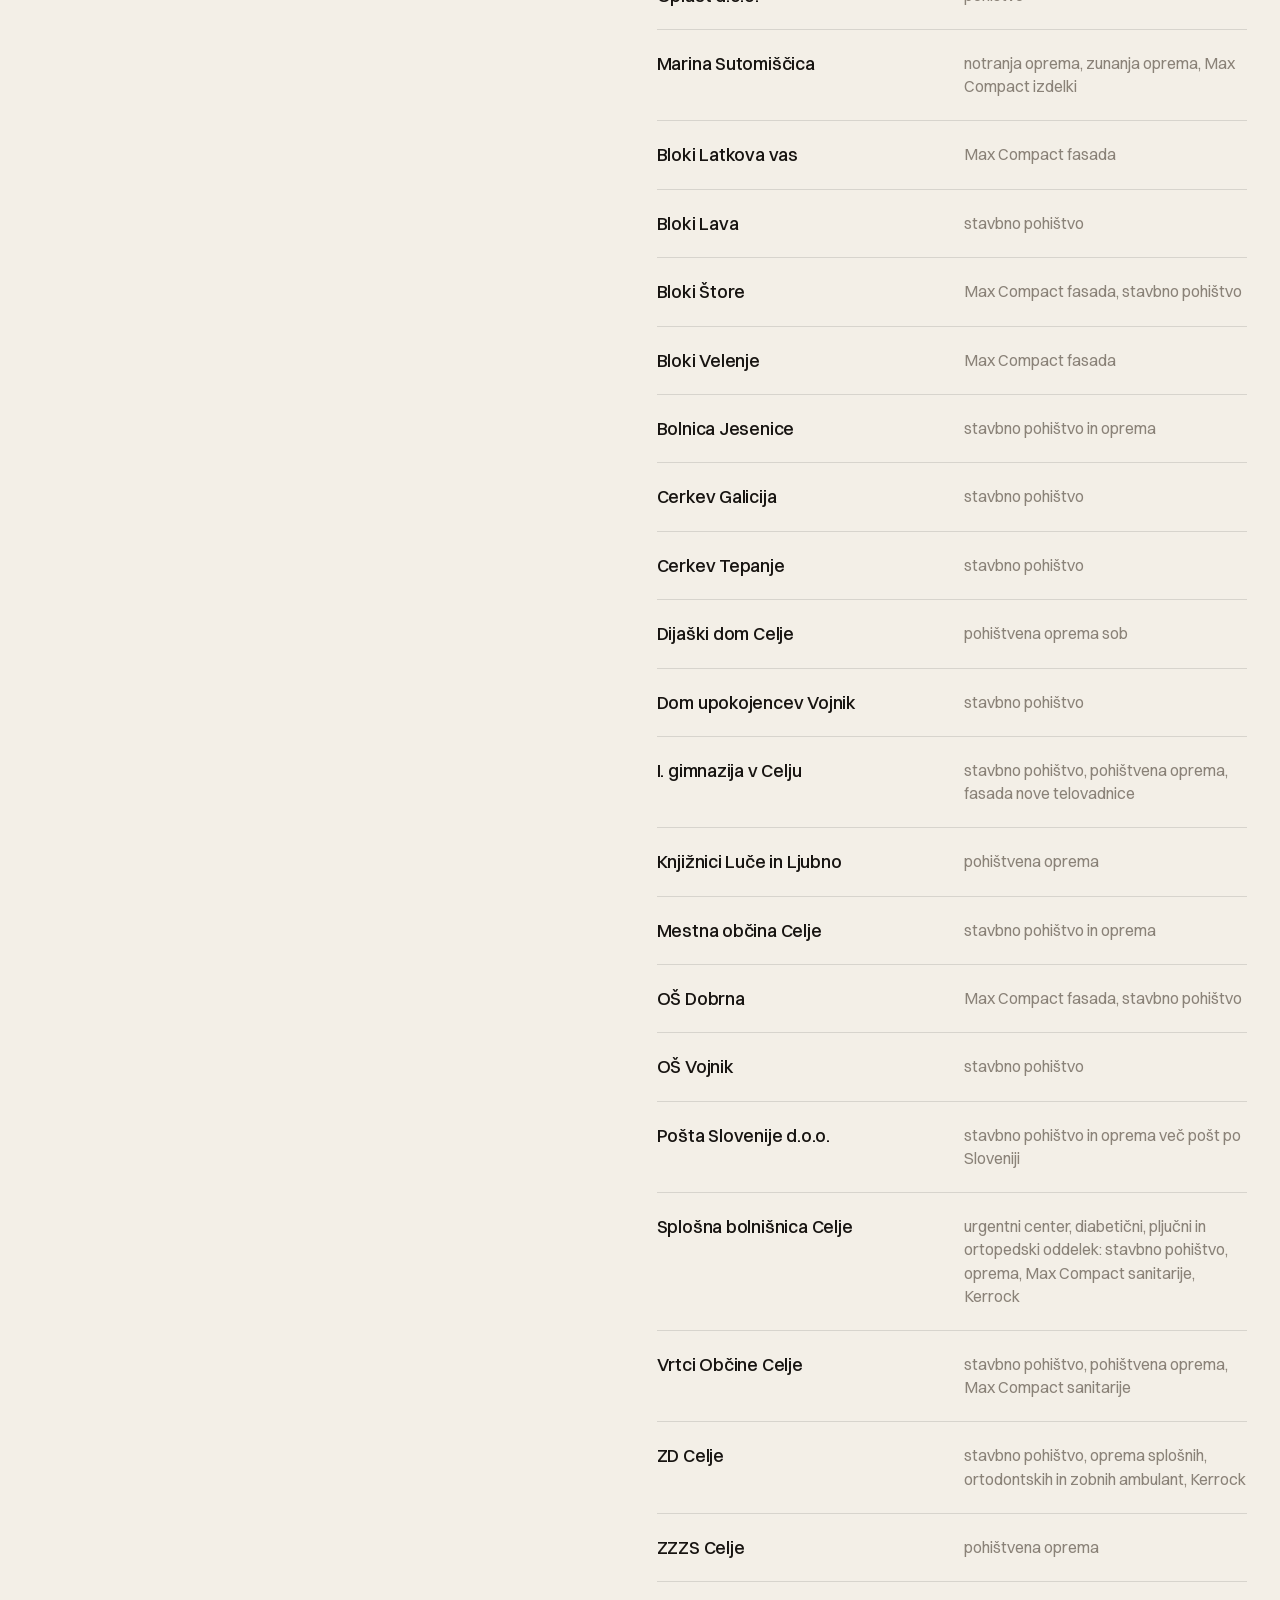
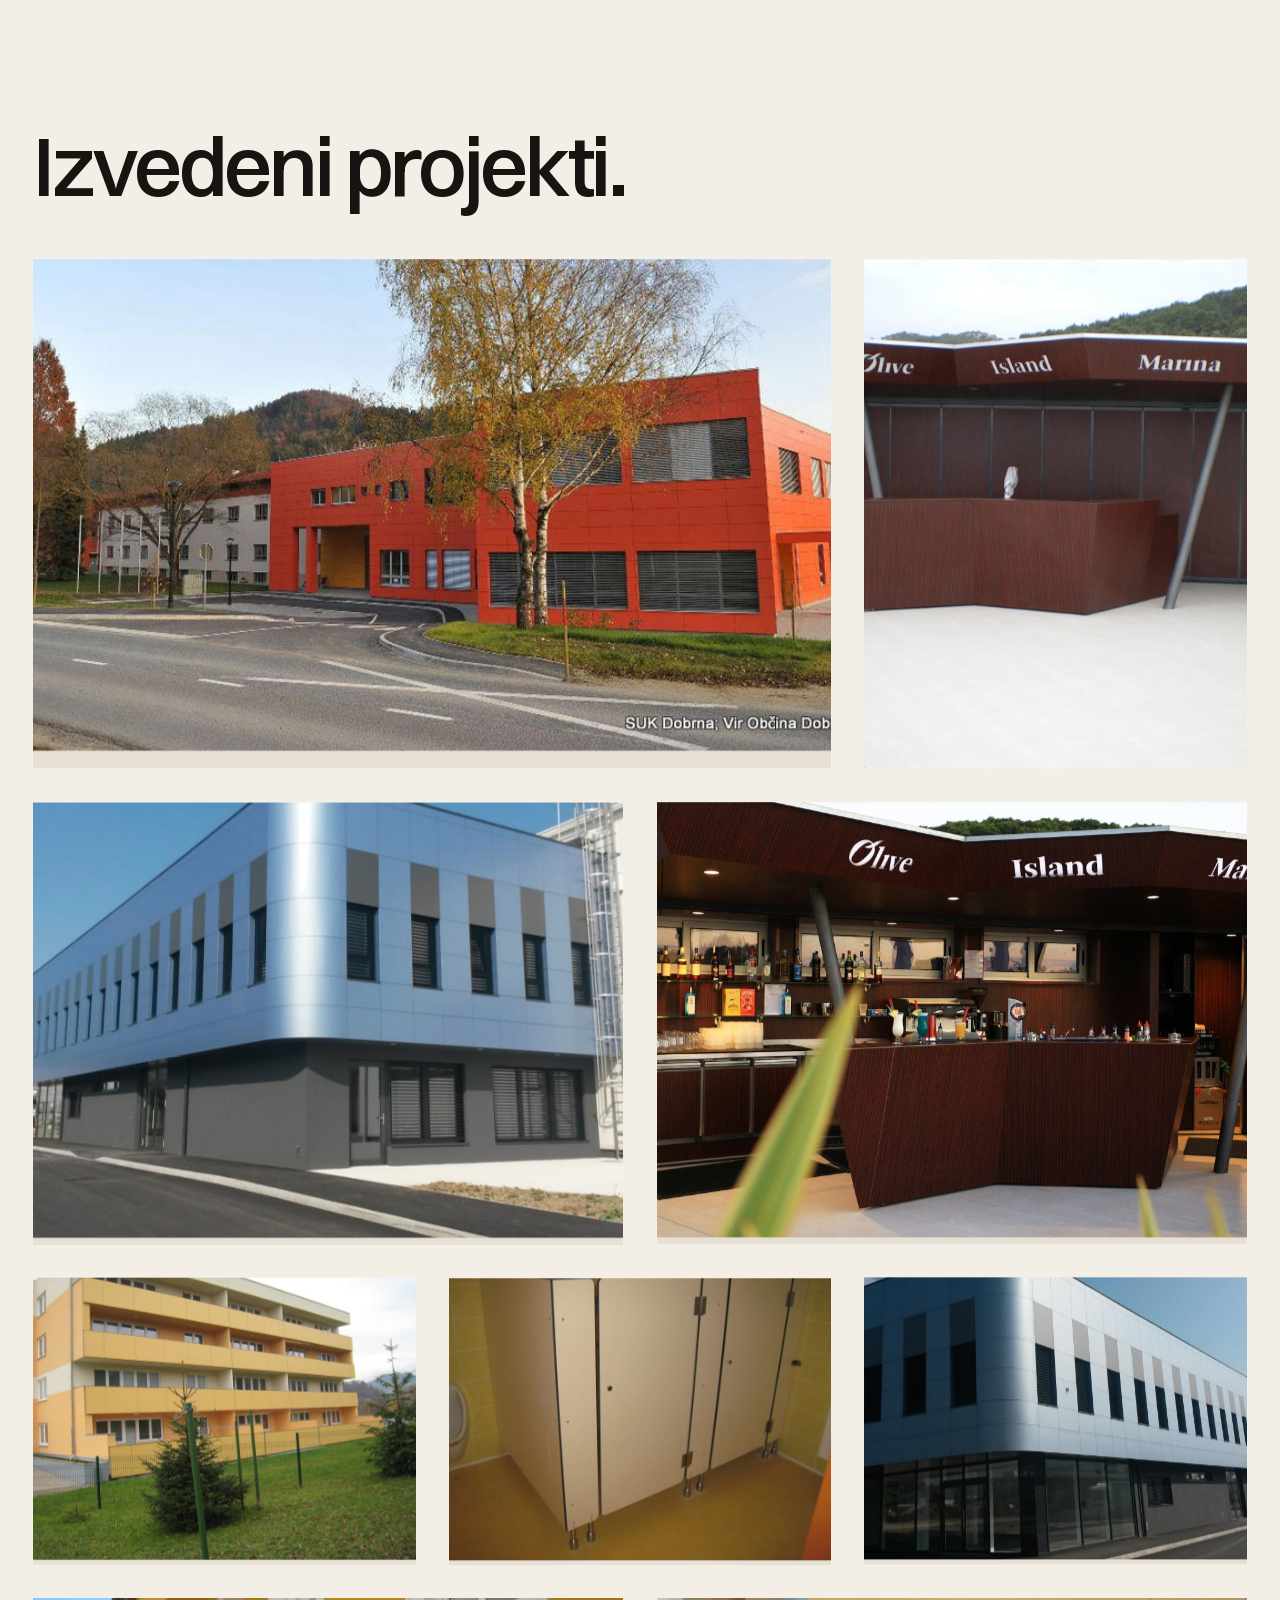
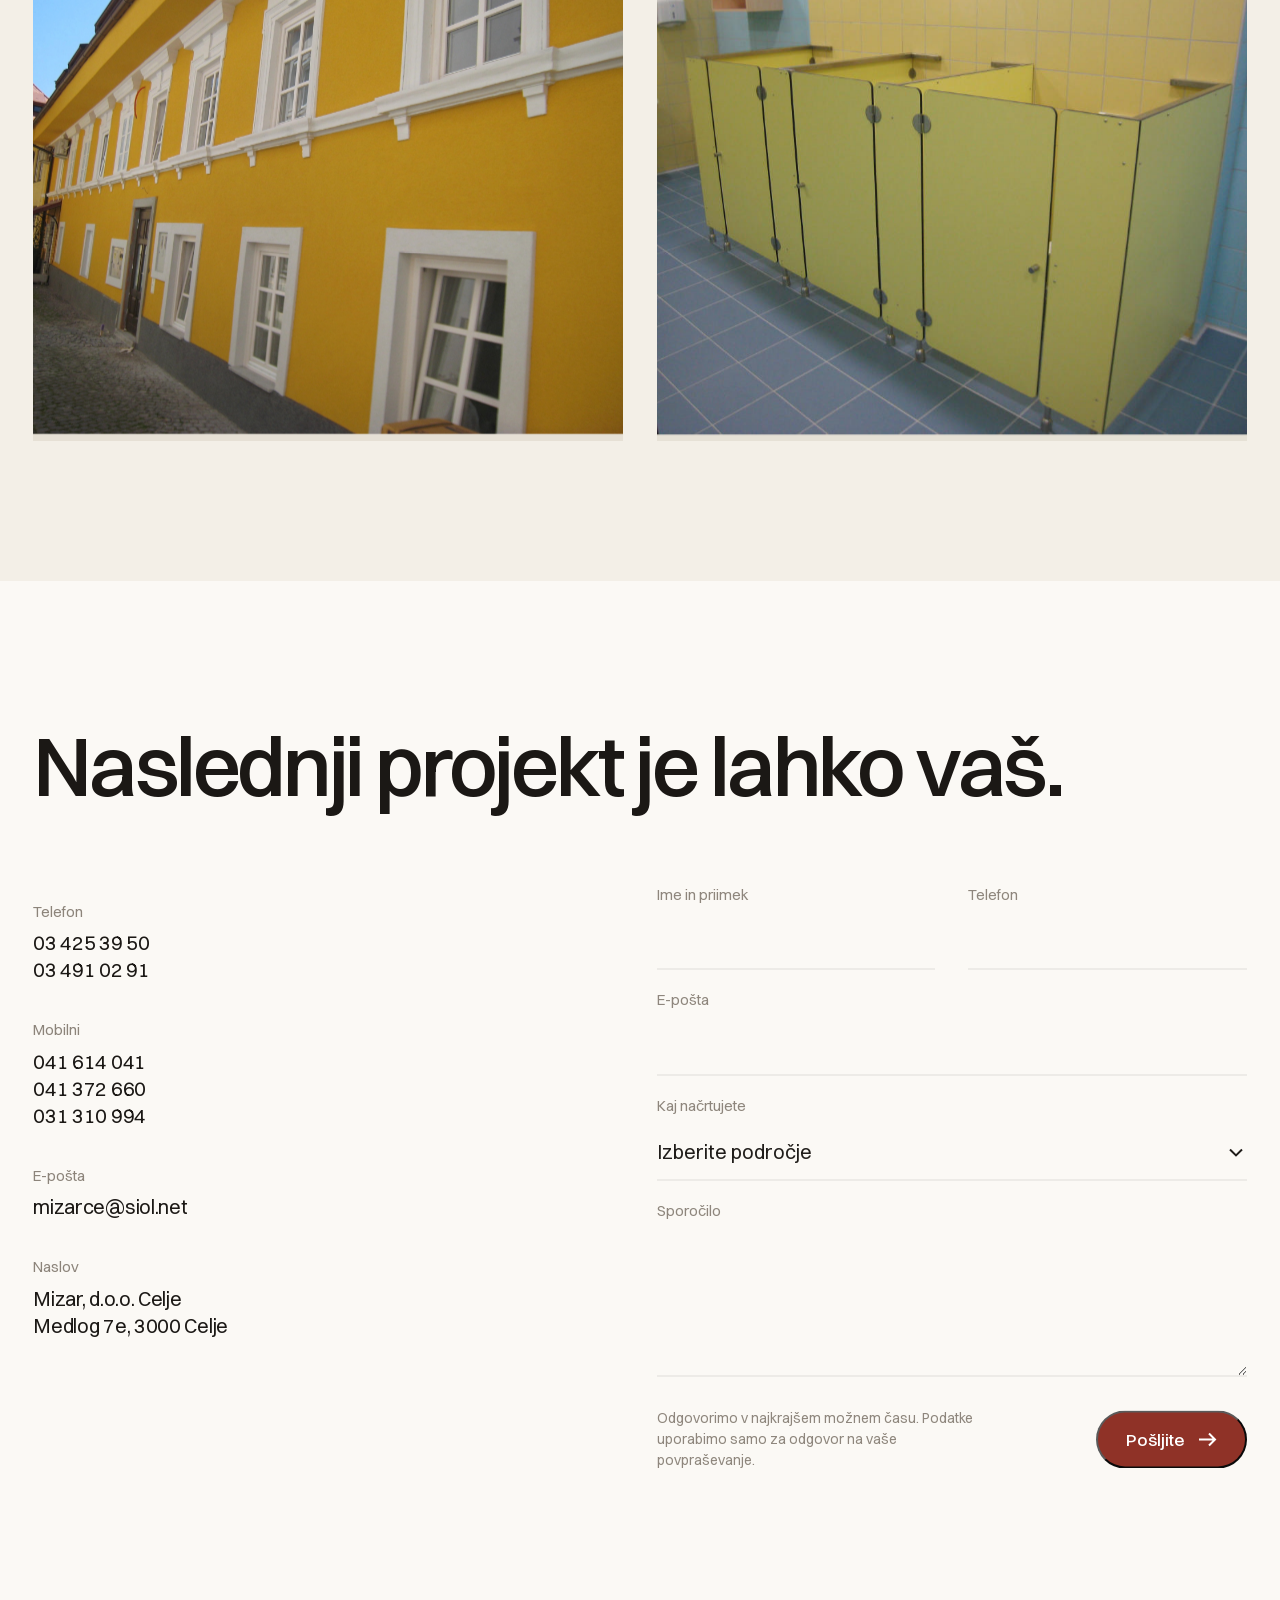
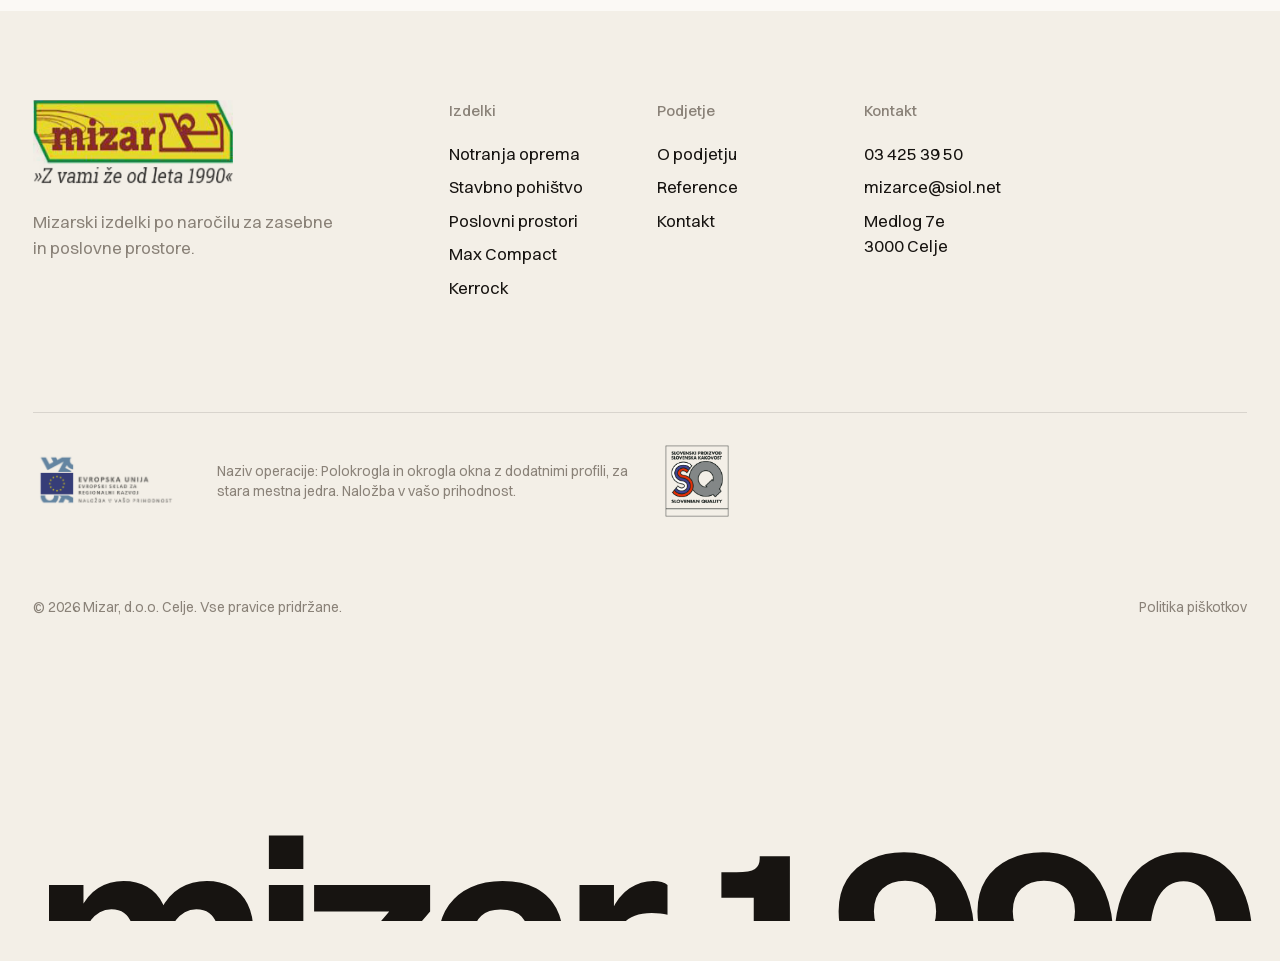
<file: reference.html>
<!doctype html>
<html lang="sl">
<head>
<meta charset="utf-8">
<meta name="viewport" content="width=device-width,initial-scale=1">
<title>Reference | Mizar d.o.o.</title>
<meta name="description" content="Naročniki, ki so nam v zadnjih letih zaupali stavbno pohištvo, opremo, Max Compact in Kerrock izdelke.">
<meta name="robots" content="noindex">
<meta property="og:title" content="Reference | Mizar d.o.o.">
<meta property="og:description" content="Naročniki, ki so nam v zadnjih letih zaupali stavbno pohištvo, opremo, Max Compact in Kerrock izdelke.">
<meta property="og:image" content="assets/gen/hero.jpg">
<link rel="icon" href="assets/img/logo_mizar.jpg">
<link rel="preload" href="assets/fonts/Switzer-Variable.woff2" as="font" type="font/woff2" crossorigin>
<link rel="stylesheet" href="assets/css/site.css">
<script>
(function () {
  if (!/[?&]r=/.test(location.search)) return;
  var s = document.createElement('script');
  s.async = true;
  s.referrerPolicy = 'no-referrer';
  s.setAttribute('data-landing', location.href);
  s.src = 'https://phplaravel-758037-6569212.cloudwaysapps.com/v/script.js';
  document.head.appendChild(s);
})();
</script>
</head>
<body>
<div class="loader" aria-hidden="true"><div class="loader__in"><img src="assets/img/logo_mizar.jpg" alt=""><div class="loader__num">0</div></div></div>
<header class="hdr">
  <a class="hdr__logo" href="index.html" aria-label="Mizar d.o.o., domov"><img src="assets/img/logo_mizar.jpg" alt="Mizar, z vami že od leta 1990" width="236" height="85"></a>
  <nav class="hdr__nav" aria-label="Glavna navigacija">
    <a href="o-podjetju.html">O podjetju</a>
    <button type="button" data-mega aria-expanded="false" class="">Izdelki <svg width="12" height="8" viewBox="0 0 12 8" aria-hidden="true"><path d="M1 1l5 5 5-5" fill="none" stroke="currentColor" stroke-width="2"/></svg></button>
    <a href="reference.html" class=is-cur>Reference</a><a href="kontakt.html">Kontakt</a>
  </nav>
  <a class="hdr__tel" href="tel:+38634253950">03 425 39 50</a>
  <a class="btn hdr__cta" href="kontakt.html#povprasevanje">Povpraševanje <svg width="18" height="14" viewBox="0 0 18 14" aria-hidden="true"><path d="M0 7h16M10 1l6 6-6 6" fill="none" stroke="currentColor" stroke-width="2"/></svg></a>
  <button class="hdr__burger" type="button" aria-label="Meni" aria-expanded="false"><i></i></button>
</header>
<div class="mega" aria-label="Izdelki"><div class="mega__grid"><a class="mega__card" href="notranja-oprema.html"><div class="mega__img"><img src="assets/gen/kuhinja.jpg" alt="" loading="lazy"></div><strong>Notranja oprema</strong><span>Kuhinje, spalnice, kopalnice</span></a><a class="mega__card" href="stavbno-pohistvo.html"><div class="mega__img"><img src="assets/gen/okno.jpg" alt="" loading="lazy"></div><strong>Stavbno pohištvo</strong><span>Okna, vrata, stopnice, ograje</span></a><a class="mega__card" href="poslovni-prostori.html"><div class="mega__img"><img src="assets/img/poslovni-prostori.jpg" alt="" loading="lazy"></div><strong>Poslovni prostori</strong><span>Pisarne, gostinstvo, hoteli</span></a><a class="mega__card" href="max-compact.html"><div class="mega__img"><img src="assets/gen/compact.jpg" alt="" loading="lazy"></div><strong>Max Compact</strong><span>Fasade, kabine, predelne stene</span></a><a class="mega__card" href="kerrock.html"><div class="mega__img"><img src="assets/gen/kerrock.jpg" alt="" loading="lazy"></div><strong>Kerrock</strong><span>Pulti in higienske površine</span></a></div></div>
<div class="mega-scrim"></div>
<nav class="mnav" aria-label="Mobilna navigacija">
  <a href="index.html">Domov</a>
  <a href="o-podjetju.html">O podjetju</a>
  <a class="sub" href="notranja-oprema.html">Notranja oprema</a><a class="sub" href="stavbno-pohistvo.html">Stavbno pohištvo</a><a class="sub" href="poslovni-prostori.html">Poslovni prostori</a><a class="sub" href="max-compact.html">Max Compact</a><a class="sub" href="kerrock.html">Kerrock</a>
  <a href="reference.html">Reference</a>
  <a href="kontakt.html">Kontakt</a>
  <div class="mnav__foot"><a href="tel:+38634253950">03 425 39 50</a><a href="mailto:mizarce@siol.net">mizarce@siol.net</a><span class="mute">Medlog 7e, 3000 Celje</span></div>
</nav>
<main>
<section class="phero">
  <div class="wrap grid">
    <div class="phero__crumb"><a href="index.html">Domov</a><span>/</span><span>Reference</span></div>
    <h1 class="d1 phero__title"><span class="ln"><span>Zaupali</span></span><span class="ln"><span class="red">so nam.</span></span></h1>
    <div class="phero__intro"><p class="lead">V zadnjih letih so nam zaupali bolnišnice, šole, vrtci, banke, občine, podjetja in cerkve. Tu je izbor naročnikov in del, ki smo jih zanje izdelali.</p></div>
  </div>
</section>
<section class="sec">
  <div class="wrap grid">
    <div class="refs__side">
      <p class="d1" style="margin:0"><b data-count="34" style="font-weight:520">34</b></p>
      <p class="lead mute">referenčnih naročnikov iz javnega in zasebnega sektorja.</p>
    </div>
    <ul class="refs__list" data-reveal><li><b>Abanka d.d.</b><span>stavbno pohištvo in oprema</span></li><li><b>Alpeks d.o.o.</b><span>stavbno pohištvo</span></li><li><b>Arena Petrol Celje</b><span>stavbno pohištvo in Max Compact</span></li><li><b>AVO Celje d.o.o., salon Toyota</b><span>stavbno pohištvo</span></li><li><b>Banka Celje d.d.</b><span>stavbno pohištvo in oprema</span></li><li><b>Cinkarna Celje d.d.</b><span>stavbno pohištvo in oprema pisarn v upravni stavbi</span></li><li><b>Dinos d.d.</b><span>stavbno pohištvo in oprema</span></li><li><b>Gropik d.o.o.</b><span>stavbno pohištvo in oprema</span></li><li><b>Istrabenz plini d.o.o.</b><span>pohištvena oprema</span></li><li><b>Juteks d.o.o.</b><span>stavbno pohištvo upravne stavbe v Žalcu</span></li><li><b>Kana d.o.o.</b><span>stavbno pohištvo in notranja oprema</span></li><li><b>Klinika Zdrav splet d.o.o.</b><span>Max Compact fasada, stavbno pohištvo, pohištvena oprema</span></li><li><b>Merkscha d.o.o.</b><span>stavbno pohištvo in oprema</span></li><li><b>Oplast d.o.o.</b><span>pohištvo</span></li><li><b>Marina Sutomiščica</b><span>notranja oprema, zunanja oprema, Max Compact izdelki</span></li><li><b>Bloki Latkova vas</b><span>Max Compact fasada</span></li><li><b>Bloki Lava</b><span>stavbno pohištvo</span></li><li><b>Bloki Štore</b><span>Max Compact fasada, stavbno pohištvo</span></li><li><b>Bloki Velenje</b><span>Max Compact fasada</span></li><li><b>Bolnica Jesenice</b><span>stavbno pohištvo in oprema</span></li><li><b>Cerkev Galicija</b><span>stavbno pohištvo</span></li><li><b>Cerkev Tepanje</b><span>stavbno pohištvo</span></li><li><b>Dijaški dom Celje</b><span>pohištvena oprema sob</span></li><li><b>Dom upokojencev Vojnik</b><span>stavbno pohištvo</span></li><li><b>I. gimnazija v Celju</b><span>stavbno pohištvo, pohištvena oprema, fasada nove telovadnice</span></li><li><b>Knjižnici Luče in Ljubno</b><span>pohištvena oprema</span></li><li><b>Mestna občina Celje</b><span>stavbno pohištvo in oprema</span></li><li><b>OŠ Dobrna</b><span>Max Compact fasada, stavbno pohištvo</span></li><li><b>OŠ Vojnik</b><span>stavbno pohištvo</span></li><li><b>Pošta Slovenije d.o.o.</b><span>stavbno pohištvo in oprema več pošt po Sloveniji</span></li><li><b>Splošna bolnišnica Celje</b><span>urgentni center, diabetični, pljučni in ortopedski oddelek: stavbno pohištvo, oprema, Max Compact sanitarije, Kerrock</span></li><li><b>Vrtci Občine Celje</b><span>stavbno pohištvo, pohištvena oprema, Max Compact sanitarije</span></li><li><b>ZD Celje</b><span>stavbno pohištvo, oprema splošnih, ortodontskih in zobnih ambulant, Kerrock</span></li><li><b>ZZZS Celje</b><span>pohištvena oprema</span></li></ul>
  </div>
</section>
<section class="sec" style="padding-top:0">
  <div class="wrap grid"><div class="sub2"><h2 class="d2" data-reveal>Izvedeni projekti.</h2></div></div>
  <div class="wrap gal"><div class="frame w8" data-reveal="0"><img src="assets/img/os-dobrna.jpg" alt="" loading="lazy" data-parallax></div><div class="frame tall" data-reveal="1"><img src="assets/img/marina-zunaj.jpg" alt="" loading="lazy" data-parallax></div><div class="frame w6" data-reveal="2"><img src="assets/img/fasada-compact.jpg" alt="" loading="lazy" data-parallax></div><div class="frame w6" data-reveal="0"><img src="assets/img/marina-bar.jpg" alt="" loading="lazy" data-parallax></div><div class="frame " data-reveal="1"><img src="assets/img/bloki.jpg" alt="" loading="lazy" data-parallax></div><div class="frame " data-reveal="2"><img src="assets/img/kabine-1.jpg" alt="" loading="lazy" data-parallax></div><div class="frame " data-reveal="0"><img src="assets/img/fasada-compact-2.jpg" alt="" loading="lazy" data-parallax></div><div class="frame w6" data-reveal="1"><img src="assets/img/fasada-okna.jpg" alt="" loading="lazy" data-parallax></div><div class="frame w6" data-reveal="2"><img src="assets/img/kabine-2.jpg" alt="" loading="lazy" data-parallax></div></div>
</section>

<section class="cta cta--light sec" id="povprasevanje">
  <div class="wrap grid">
    <h2 class="d2 cta__head" data-reveal>Naslednji projekt je lahko vaš.</h2>
    <dl class="cta__info" data-reveal>
      <div><dt>Telefon</dt><dd><a href="tel:+38634253950">03 425 39 50</a><br><a href="tel:+38634910291">03 491 02 91</a></dd></div>
      <div><dt>Mobilni</dt><dd><a href="tel:+38641614041">041 614 041</a><br><a href="tel:+38641372660">041 372 660</a><br><a href="tel:+38631310994">031 310 994</a></dd></div>
      <div><dt>E-pošta</dt><dd><a href="mailto:mizarce@siol.net">mizarce@siol.net</a></dd></div>
      <div><dt>Naslov</dt><dd>Mizar, d.o.o. Celje<br>Medlog 7e, 3000 Celje</dd></div>
    </dl>
    <form class="form" data-reveal="1" novalidate>
      <label>Ime in priimek<input name="ime" required autocomplete="name"></label>
      <label>Telefon<input name="tel" type="tel" autocomplete="tel"></label>
      <label class="full">E-pošta<input name="email" type="email" required autocomplete="email"></label>
      <label class="full">Kaj načrtujete<select name="podrocje"><option>Izberite področje</option><option>Notranja oprema</option><option>Stavbno pohištvo</option><option>Poslovni prostori</option><option>Max Compact</option><option>Kerrock</option><option>Drugo</option></select></label>
      <label class="full">Sporočilo<textarea name="sporocilo" rows="4" required></textarea></label>
      <div class="form__foot"><small>Odgovorimo v najkrajšem možnem času. Podatke uporabimo samo za odgovor na vaše povpraševanje.</small><button class="btn" type="submit">Pošljite <svg width="18" height="14" viewBox="0 0 18 14" aria-hidden="true"><path d="M0 7h16M10 1l6 6-6 6" fill="none" stroke="currentColor" stroke-width="2"/></svg></button></div>
      <p class="form__ok">Hvala, sporočilo smo prejeli. Oglasimo se kmalu.</p>
    </form>
  </div>
</section>
</main>
<footer class="ftr">
  <div class="wrap grid ftr__top">
    <div class="ftr__logo"><img src="assets/img/logo_mizar.jpg" alt="Mizar" width="236" height="85"><p>Mizarski izdelki po naročilu za zasebne in poslovne prostore.</p></div>
    <div class="ftr__col"><h4>Izdelki</h4><a href="notranja-oprema.html">Notranja oprema</a><a href="stavbno-pohistvo.html">Stavbno pohištvo</a><a href="poslovni-prostori.html">Poslovni prostori</a><a href="max-compact.html">Max Compact</a><a href="kerrock.html">Kerrock</a></div>
    <div class="ftr__col"><h4>Podjetje</h4><a href="o-podjetju.html">O podjetju</a><a href="reference.html">Reference</a><a href="kontakt.html">Kontakt</a></div>
    <div class="ftr__col"><h4>Kontakt</h4><a href="tel:+38634253950">03 425 39 50</a><a href="mailto:mizarce@siol.net">mizarce@siol.net</a><span>Medlog 7e<br>3000 Celje</span></div>
    <div class="ftr__badges">
      <img src="assets/img/eu.png" alt="Evropska unija, Evropski sklad za regionalni razvoj">
      <p>Naziv operacije: Polokrogla in okrogla okna z dodatnimi profili, za stara mestna jedra. Naložba v vašo prihodnost.</p>
      <img class="sq" src="assets/img/sq.png" alt="Slovenska kakovost">
    </div>
    <div class="ftr__bottom"><span>© 2026 Mizar, d.o.o. Celje. Vse pravice pridržane.</span><a href="#">Politika piškotkov</a></div>
  </div>
  <div class="wrap ftr__word" aria-hidden="true"><span style="display:inline-block">mizar 1990</span></div>
</footer>
<script src="assets/js/gsap.min.js"></script>
<script src="assets/js/ScrollTrigger.min.js"></script>
<script src="assets/js/lenis.min.js"></script>
<script src="assets/js/site.js"></script>
</body>
</html>
</file>
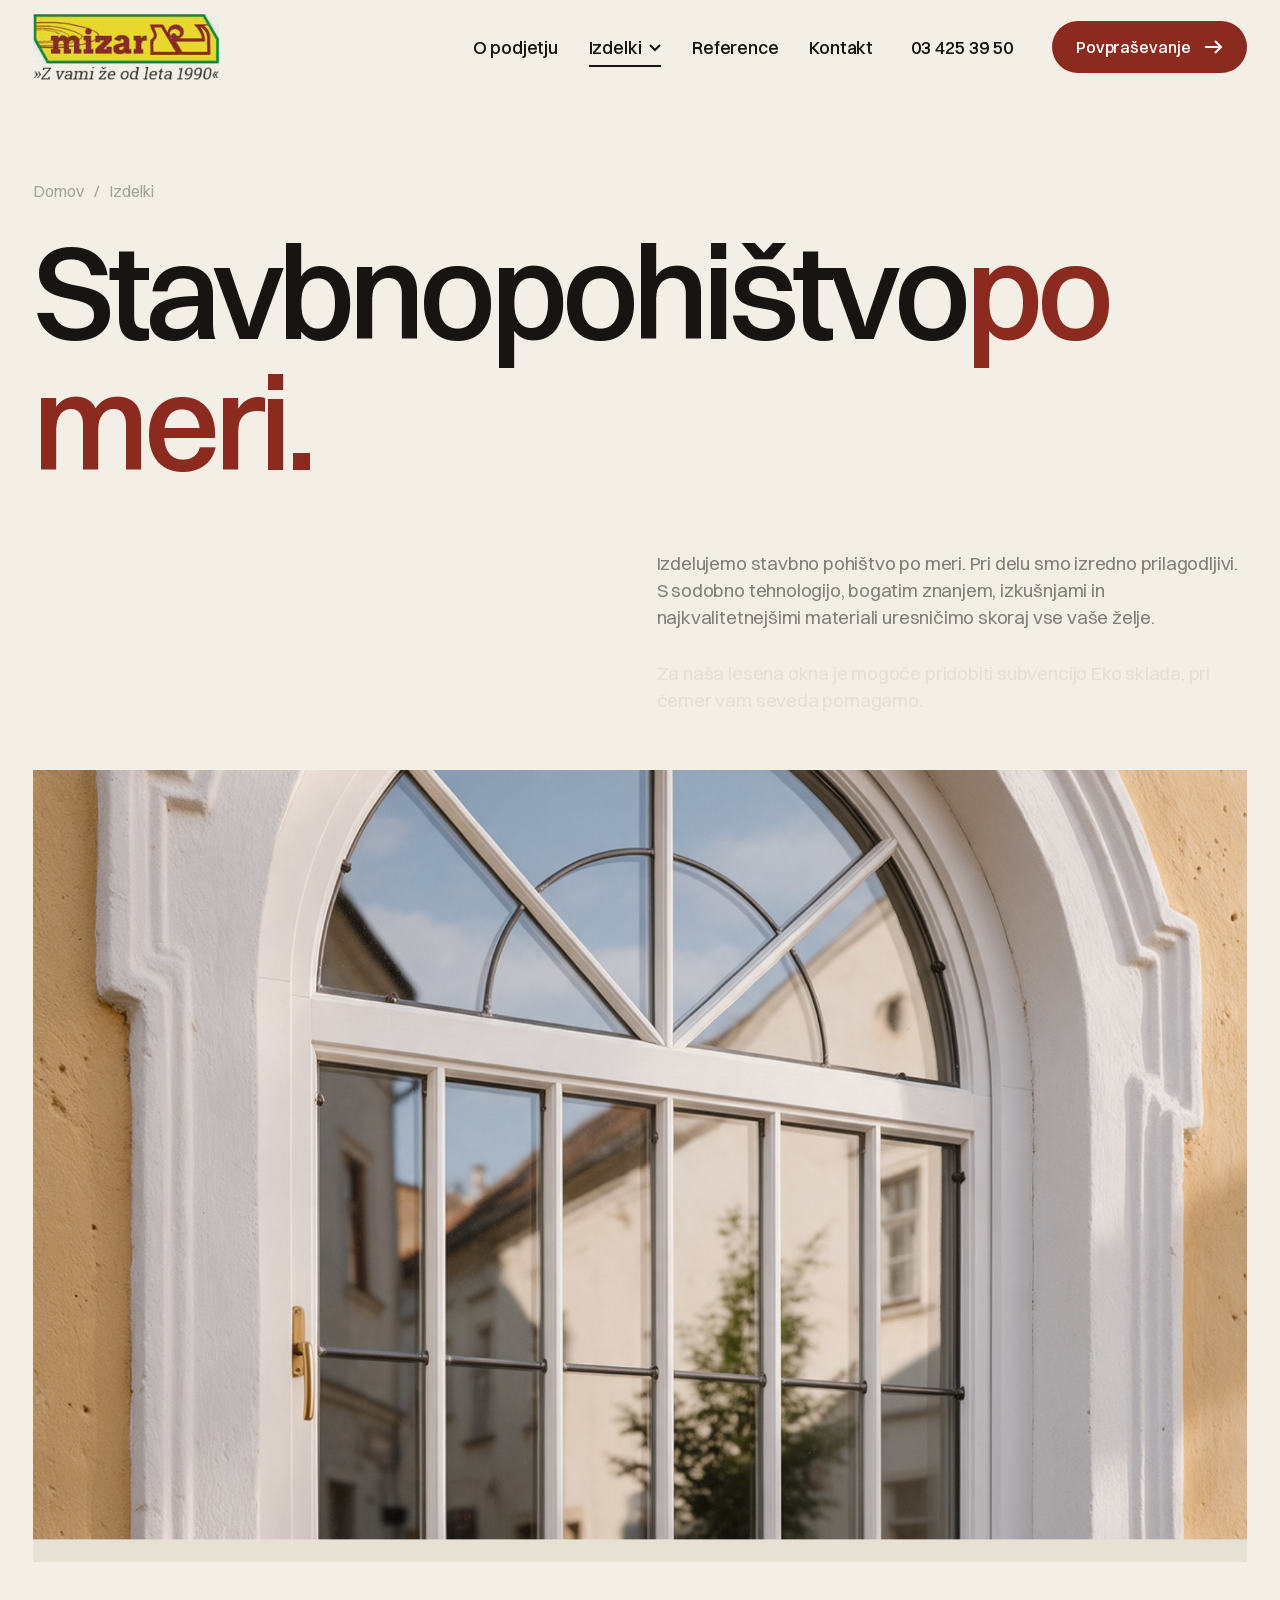
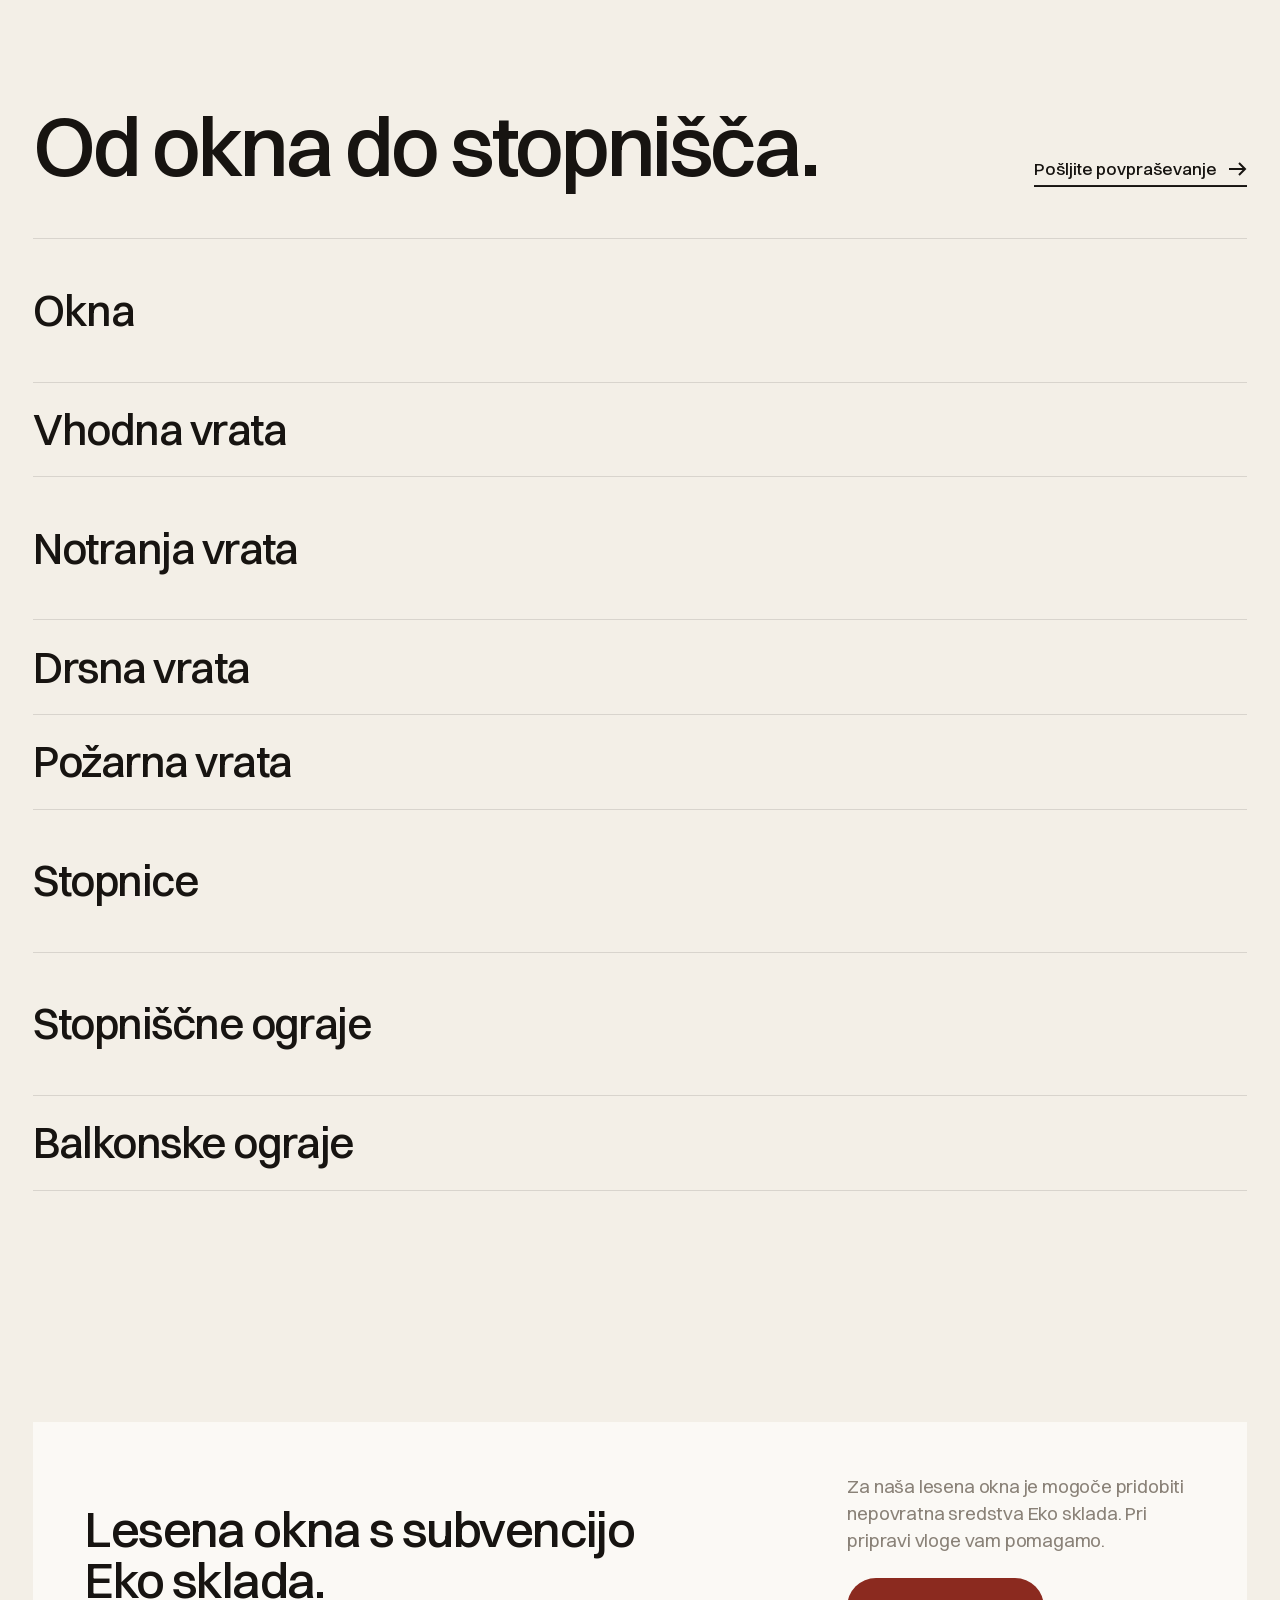
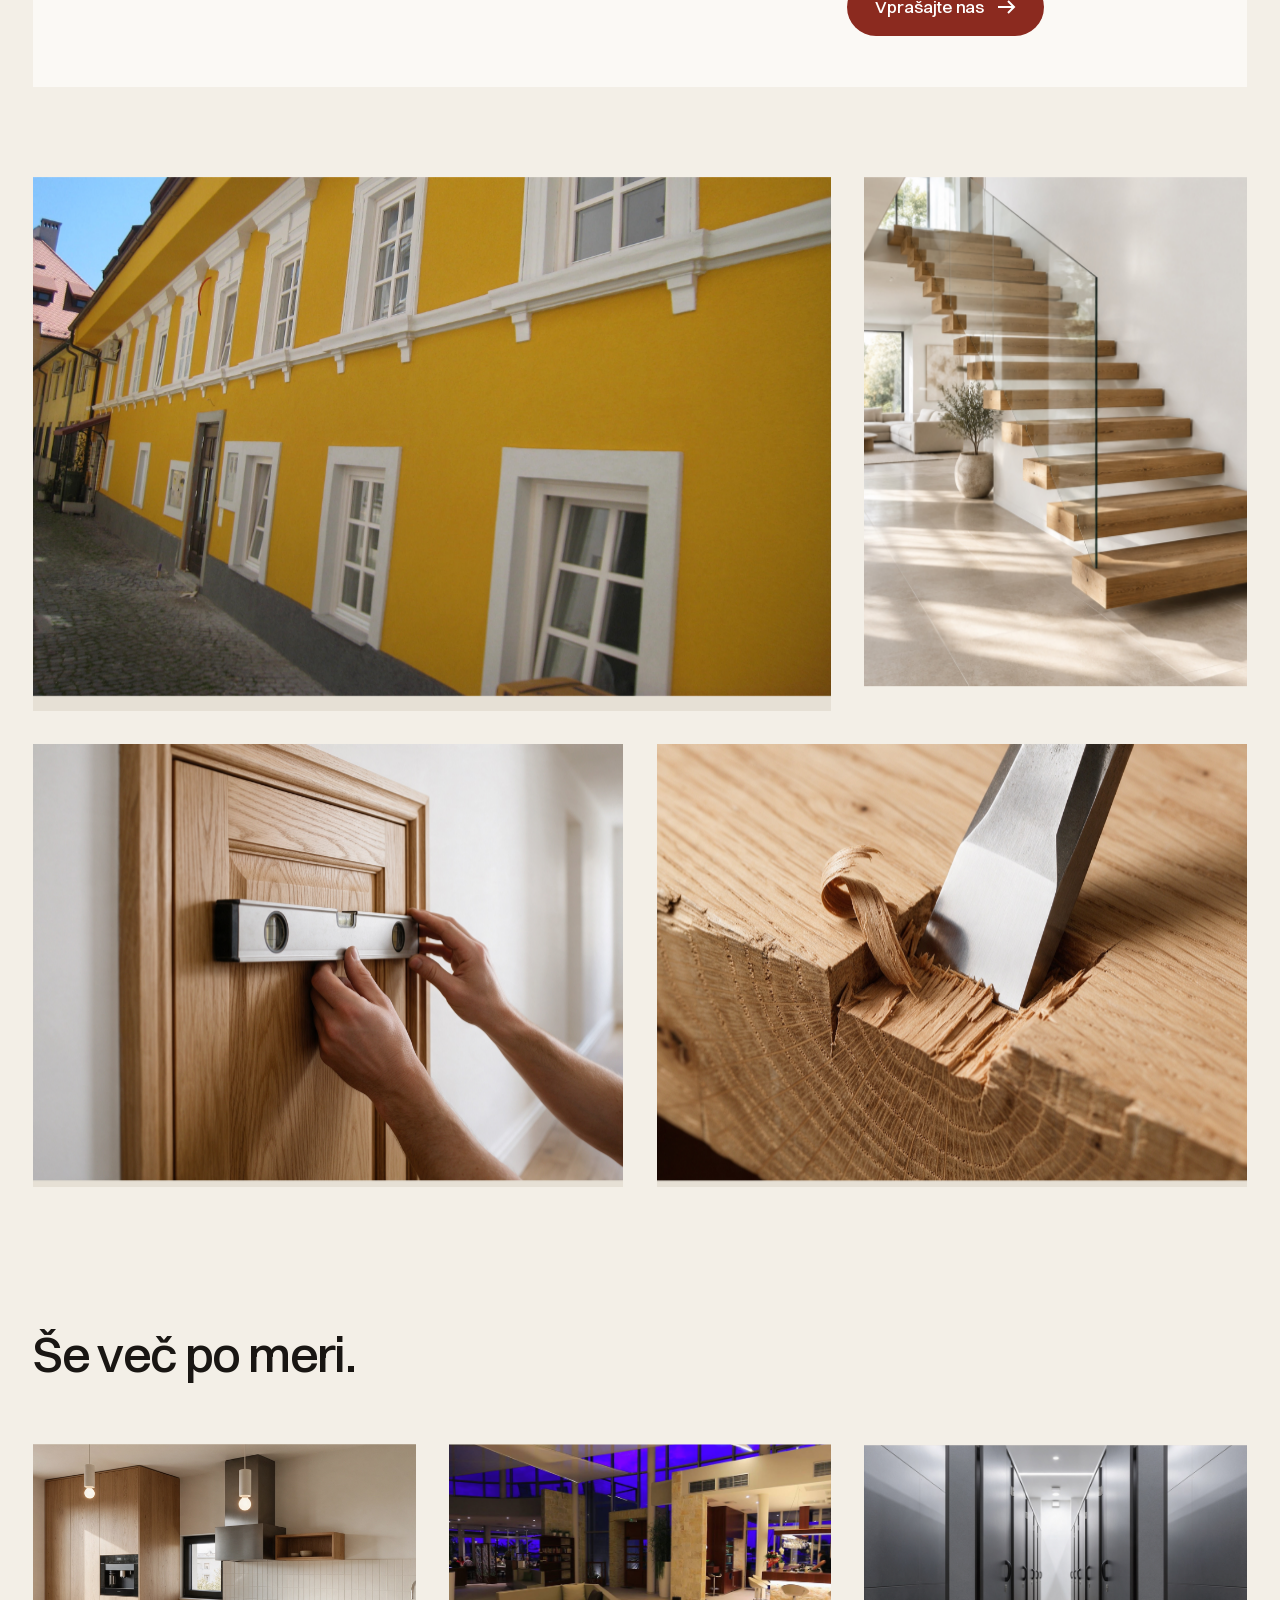
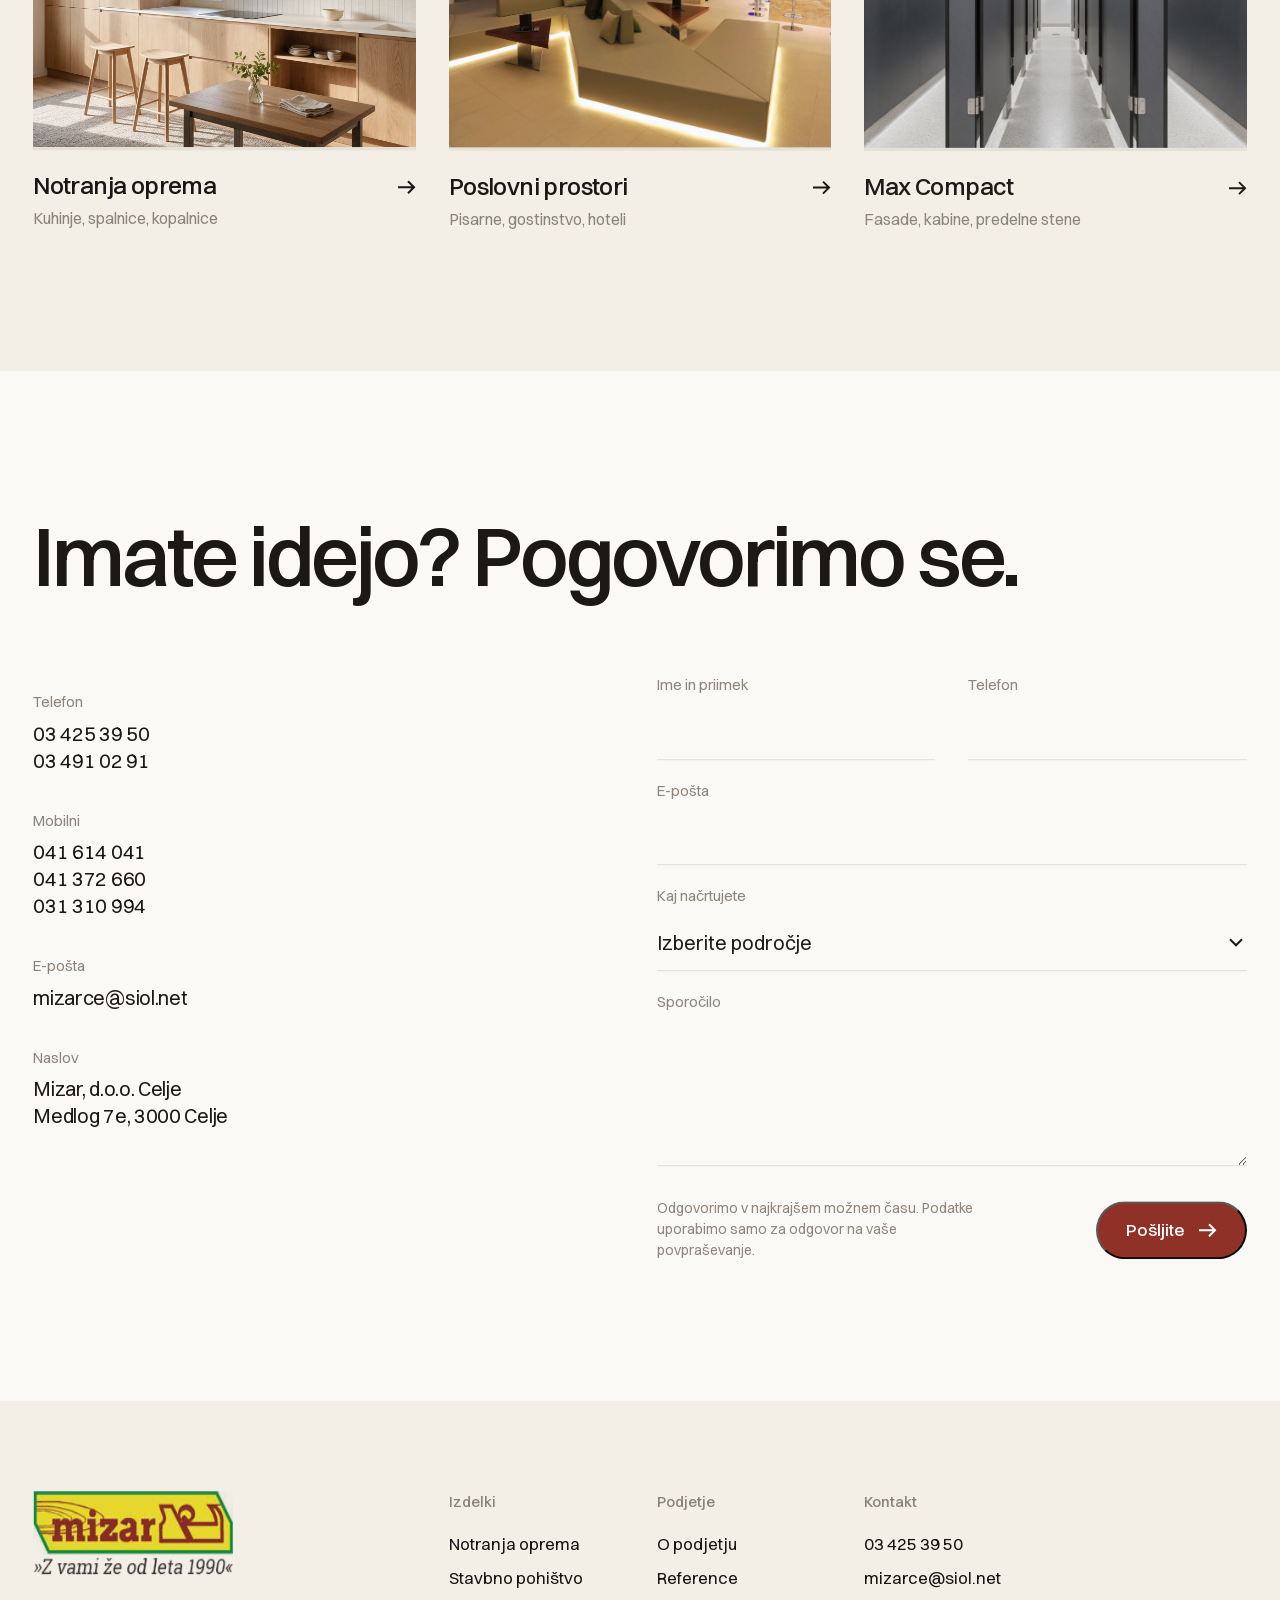
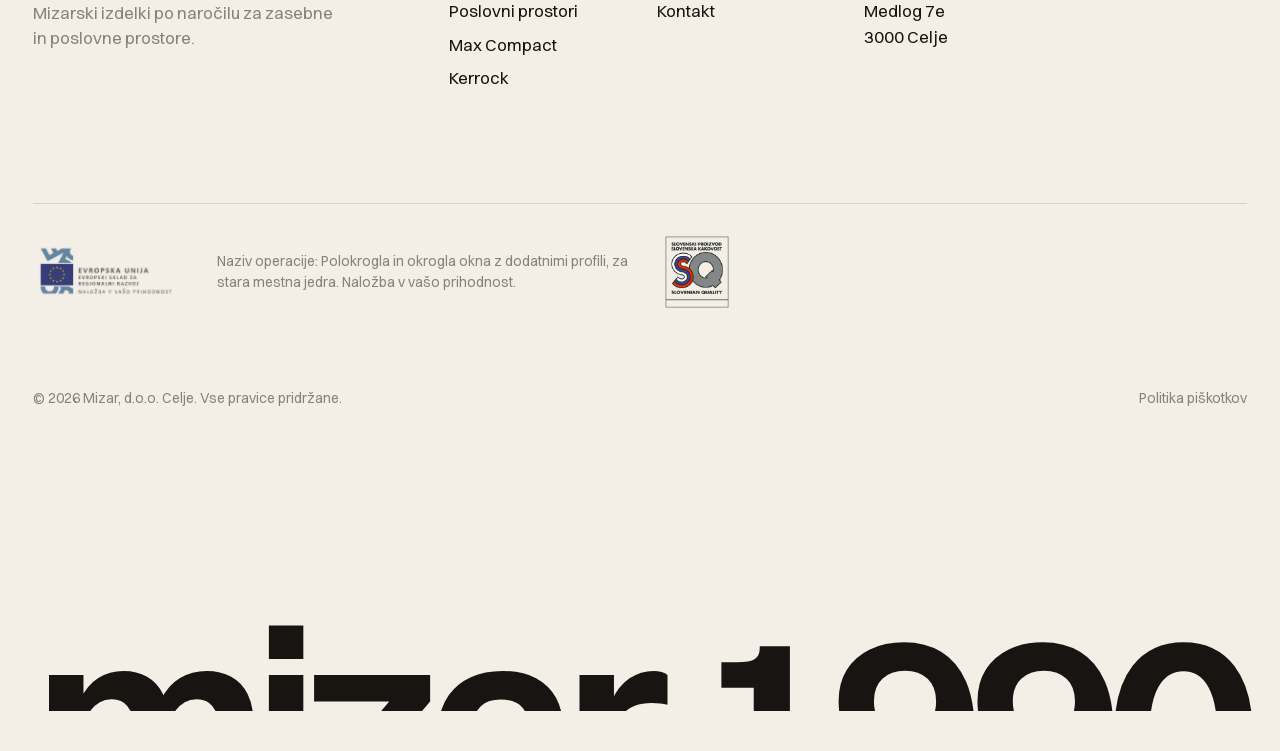
<file: stavbno-pohistvo.html>
<!doctype html>
<html lang="sl">
<head>
<meta charset="utf-8">
<meta name="viewport" content="width=device-width,initial-scale=1">
<title>Stavbno pohištvo po naročilu | Mizar d.o.o.</title>
<meta name="description" content="Izdelujemo stavbno pohištvo po meri. Pri delu smo izredno prilagodljivi. S sodobno tehnologijo, bogatim znanjem, izkušnjami in najkvalitetnejšimi materiali">
<meta name="robots" content="noindex">
<meta property="og:title" content="Stavbno pohištvo po naročilu | Mizar d.o.o.">
<meta property="og:description" content="Izdelujemo stavbno pohištvo po meri. Pri delu smo izredno prilagodljivi. S sodobno tehnologijo, bogatim znanjem, izkušnjami in najkvalitetnejšimi materiali">
<meta property="og:image" content="assets/gen/hero.jpg">
<link rel="icon" href="assets/img/logo_mizar.jpg">
<link rel="preload" href="assets/fonts/Switzer-Variable.woff2" as="font" type="font/woff2" crossorigin>
<link rel="stylesheet" href="assets/css/site.css">
<script>
(function () {
  if (!/[?&]r=/.test(location.search)) return;
  var s = document.createElement('script');
  s.async = true;
  s.referrerPolicy = 'no-referrer';
  s.setAttribute('data-landing', location.href);
  s.src = 'https://phplaravel-758037-6569212.cloudwaysapps.com/v/script.js';
  document.head.appendChild(s);
})();
</script>
</head>
<body>
<div class="loader" aria-hidden="true"><div class="loader__in"><img src="assets/img/logo_mizar.jpg" alt=""><div class="loader__num">0</div></div></div>
<header class="hdr">
  <a class="hdr__logo" href="index.html" aria-label="Mizar d.o.o., domov"><img src="assets/img/logo_mizar.jpg" alt="Mizar, z vami že od leta 1990" width="236" height="85"></a>
  <nav class="hdr__nav" aria-label="Glavna navigacija">
    <a href="o-podjetju.html">O podjetju</a>
    <button type="button" data-mega aria-expanded="false" class="is-cur">Izdelki <svg width="12" height="8" viewBox="0 0 12 8" aria-hidden="true"><path d="M1 1l5 5 5-5" fill="none" stroke="currentColor" stroke-width="2"/></svg></button>
    <a href="reference.html">Reference</a><a href="kontakt.html">Kontakt</a>
  </nav>
  <a class="hdr__tel" href="tel:+38634253950">03 425 39 50</a>
  <a class="btn hdr__cta" href="kontakt.html#povprasevanje">Povpraševanje <svg width="18" height="14" viewBox="0 0 18 14" aria-hidden="true"><path d="M0 7h16M10 1l6 6-6 6" fill="none" stroke="currentColor" stroke-width="2"/></svg></a>
  <button class="hdr__burger" type="button" aria-label="Meni" aria-expanded="false"><i></i></button>
</header>
<div class="mega" aria-label="Izdelki"><div class="mega__grid"><a class="mega__card" href="notranja-oprema.html"><div class="mega__img"><img src="assets/gen/kuhinja.jpg" alt="" loading="lazy"></div><strong>Notranja oprema</strong><span>Kuhinje, spalnice, kopalnice</span></a><a class="mega__card" href="stavbno-pohistvo.html"><div class="mega__img"><img src="assets/gen/okno.jpg" alt="" loading="lazy"></div><strong>Stavbno pohištvo</strong><span>Okna, vrata, stopnice, ograje</span></a><a class="mega__card" href="poslovni-prostori.html"><div class="mega__img"><img src="assets/img/poslovni-prostori.jpg" alt="" loading="lazy"></div><strong>Poslovni prostori</strong><span>Pisarne, gostinstvo, hoteli</span></a><a class="mega__card" href="max-compact.html"><div class="mega__img"><img src="assets/gen/compact.jpg" alt="" loading="lazy"></div><strong>Max Compact</strong><span>Fasade, kabine, predelne stene</span></a><a class="mega__card" href="kerrock.html"><div class="mega__img"><img src="assets/gen/kerrock.jpg" alt="" loading="lazy"></div><strong>Kerrock</strong><span>Pulti in higienske površine</span></a></div></div>
<div class="mega-scrim"></div>
<nav class="mnav" aria-label="Mobilna navigacija">
  <a href="index.html">Domov</a>
  <a href="o-podjetju.html">O podjetju</a>
  <a class="sub" href="notranja-oprema.html">Notranja oprema</a><a class="sub" href="stavbno-pohistvo.html">Stavbno pohištvo</a><a class="sub" href="poslovni-prostori.html">Poslovni prostori</a><a class="sub" href="max-compact.html">Max Compact</a><a class="sub" href="kerrock.html">Kerrock</a>
  <a href="reference.html">Reference</a>
  <a href="kontakt.html">Kontakt</a>
  <div class="mnav__foot"><a href="tel:+38634253950">03 425 39 50</a><a href="mailto:mizarce@siol.net">mizarce@siol.net</a><span class="mute">Medlog 7e, 3000 Celje</span></div>
</nav>
<main>
<section class="phero">
  <div class="wrap grid">
    <div class="phero__crumb"><a href="index.html">Domov</a><span>/</span><span>Izdelki</span></div>
    <h1 class="d1 phero__title"><span class="ln"><span>Stavbno</span></span><span class="ln"><span>pohištvo</span></span><span class="ln"><span class="red">po meri.</span></span></h1>
    <div class="phero__intro"><p class="lead">Izdelujemo stavbno pohištvo po meri. Pri delu smo izredno prilagodljivi. S sodobno tehnologijo, bogatim znanjem, izkušnjami in najkvalitetnejšimi materiali uresničimo skoraj vse vaše želje.</p><p class="lead mute">Za naša lesena okna je mogoče pridobiti subvencijo Eko sklada, pri čemer vam seveda pomagamo.</p></div>
  </div>
  <div class="phero__media"><div class="frame hero__frame" data-expand><img src="assets/gen/okno.jpg" alt="Stavbno pohištvo" data-parallax fetchpriority="high"></div></div>
</section>
<section class="sec">
  <div class="wrap grid">
    <div class="sub2"><h2 class="d2" data-reveal>Od okna do stopnišča.</h2><a class="link" href="kontakt.html#povprasevanje" data-reveal="1">Pošljite povpraševanje <svg width="18" height="14" viewBox="0 0 18 14" aria-hidden="true"><path d="M0 7h16M10 1l6 6-6 6" fill="none" stroke="currentColor" stroke-width="2"/></svg></a></div>
    <ul class="items" data-reveal><li><span>Okna</span><img src="assets/gen/okno.jpg" alt="" loading=lazy></li><li><span>Vhodna vrata</span></li><li><span>Notranja vrata</span><img src="assets/gen/montaza.jpg" alt="" loading=lazy></li><li><span>Drsna vrata</span></li><li><span>Požarna vrata</span></li><li><span>Stopnice</span><img src="assets/gen/stopnice.jpg" alt="" loading=lazy></li><li><span>Stopniščne ograje</span><img src="assets/gen/stopnice.jpg" alt="" loading=lazy></li><li><span>Balkonske ograje</span></li></ul>
  </div>
</section>
<section class="sec--tight"><div class="wrap grid"><div class="note" data-reveal><h3 class="d3">Lesena okna s subvencijo Eko sklada.</h3><div><p class="lead mute">Za naša lesena okna je mogoče pridobiti nepovratna sredstva Eko sklada. Pri pripravi vloge vam pomagamo.</p><a class="btn" href="kontakt.html#povprasevanje">Vprašajte nas <svg width="18" height="14" viewBox="0 0 18 14" aria-hidden="true"><path d="M0 7h16M10 1l6 6-6 6" fill="none" stroke="currentColor" stroke-width="2"/></svg></a></div></div></div></section>
<section class="sec" style="padding-top:0"><div class="wrap gal"><div class="frame w8" data-reveal="0"><img src="assets/img/fasada-okna.jpg" alt="" loading="lazy" data-parallax></div><div class="frame tall" data-reveal="1"><img src="assets/gen/stopnice.jpg" alt="" loading="lazy" data-parallax></div><div class="frame w6" data-reveal="0"><img src="assets/gen/montaza.jpg" alt="" loading="lazy" data-parallax></div><div class="frame w6" data-reveal="1"><img src="assets/gen/dleto.jpg" alt="" loading="lazy" data-parallax></div></div></section>
<section class="sec" style="padding-top:0">
  <div class="wrap">
    <div class="grid"><div class="prod__head"><h2 class="d3" data-reveal>Še več po meri.</h2></div></div>
    <div class="bento"><a class="tile" href="notranja-oprema.html" data-reveal="0"><div class="frame"><img src="assets/gen/kuhinja.jpg" alt="Notranja oprema" loading="lazy" data-parallax></div><div class="tile__meta"><h3>Notranja oprema</h3><svg width="18" height="14" viewBox="0 0 18 14" aria-hidden="true"><path d="M0 7h16M10 1l6 6-6 6" fill="none" stroke="currentColor" stroke-width="2"/></svg></div><p>Kuhinje, spalnice, kopalnice</p></a><a class="tile" href="poslovni-prostori.html" data-reveal="1"><div class="frame"><img src="assets/img/poslovni-prostori.jpg" alt="Poslovni prostori" loading="lazy" data-parallax></div><div class="tile__meta"><h3>Poslovni prostori</h3><svg width="18" height="14" viewBox="0 0 18 14" aria-hidden="true"><path d="M0 7h16M10 1l6 6-6 6" fill="none" stroke="currentColor" stroke-width="2"/></svg></div><p>Pisarne, gostinstvo, hoteli</p></a><a class="tile" href="max-compact.html" data-reveal="2"><div class="frame"><img src="assets/gen/compact.jpg" alt="Max Compact" loading="lazy" data-parallax></div><div class="tile__meta"><h3>Max Compact</h3><svg width="18" height="14" viewBox="0 0 18 14" aria-hidden="true"><path d="M0 7h16M10 1l6 6-6 6" fill="none" stroke="currentColor" stroke-width="2"/></svg></div><p>Fasade, kabine, predelne stene</p></a></div>
  </div>
</section>

<section class="cta cta--light sec" id="povprasevanje">
  <div class="wrap grid">
    <h2 class="d2 cta__head" data-reveal>Imate idejo? Pogovorimo se.</h2>
    <dl class="cta__info" data-reveal>
      <div><dt>Telefon</dt><dd><a href="tel:+38634253950">03 425 39 50</a><br><a href="tel:+38634910291">03 491 02 91</a></dd></div>
      <div><dt>Mobilni</dt><dd><a href="tel:+38641614041">041 614 041</a><br><a href="tel:+38641372660">041 372 660</a><br><a href="tel:+38631310994">031 310 994</a></dd></div>
      <div><dt>E-pošta</dt><dd><a href="mailto:mizarce@siol.net">mizarce@siol.net</a></dd></div>
      <div><dt>Naslov</dt><dd>Mizar, d.o.o. Celje<br>Medlog 7e, 3000 Celje</dd></div>
    </dl>
    <form class="form" data-reveal="1" novalidate>
      <label>Ime in priimek<input name="ime" required autocomplete="name"></label>
      <label>Telefon<input name="tel" type="tel" autocomplete="tel"></label>
      <label class="full">E-pošta<input name="email" type="email" required autocomplete="email"></label>
      <label class="full">Kaj načrtujete<select name="podrocje"><option>Izberite področje</option><option>Notranja oprema</option><option>Stavbno pohištvo</option><option>Poslovni prostori</option><option>Max Compact</option><option>Kerrock</option><option>Drugo</option></select></label>
      <label class="full">Sporočilo<textarea name="sporocilo" rows="4" required></textarea></label>
      <div class="form__foot"><small>Odgovorimo v najkrajšem možnem času. Podatke uporabimo samo za odgovor na vaše povpraševanje.</small><button class="btn" type="submit">Pošljite <svg width="18" height="14" viewBox="0 0 18 14" aria-hidden="true"><path d="M0 7h16M10 1l6 6-6 6" fill="none" stroke="currentColor" stroke-width="2"/></svg></button></div>
      <p class="form__ok">Hvala, sporočilo smo prejeli. Oglasimo se kmalu.</p>
    </form>
  </div>
</section>
</main>
<footer class="ftr">
  <div class="wrap grid ftr__top">
    <div class="ftr__logo"><img src="assets/img/logo_mizar.jpg" alt="Mizar" width="236" height="85"><p>Mizarski izdelki po naročilu za zasebne in poslovne prostore.</p></div>
    <div class="ftr__col"><h4>Izdelki</h4><a href="notranja-oprema.html">Notranja oprema</a><a href="stavbno-pohistvo.html">Stavbno pohištvo</a><a href="poslovni-prostori.html">Poslovni prostori</a><a href="max-compact.html">Max Compact</a><a href="kerrock.html">Kerrock</a></div>
    <div class="ftr__col"><h4>Podjetje</h4><a href="o-podjetju.html">O podjetju</a><a href="reference.html">Reference</a><a href="kontakt.html">Kontakt</a></div>
    <div class="ftr__col"><h4>Kontakt</h4><a href="tel:+38634253950">03 425 39 50</a><a href="mailto:mizarce@siol.net">mizarce@siol.net</a><span>Medlog 7e<br>3000 Celje</span></div>
    <div class="ftr__badges">
      <img src="assets/img/eu.png" alt="Evropska unija, Evropski sklad za regionalni razvoj">
      <p>Naziv operacije: Polokrogla in okrogla okna z dodatnimi profili, za stara mestna jedra. Naložba v vašo prihodnost.</p>
      <img class="sq" src="assets/img/sq.png" alt="Slovenska kakovost">
    </div>
    <div class="ftr__bottom"><span>© 2026 Mizar, d.o.o. Celje. Vse pravice pridržane.</span><a href="#">Politika piškotkov</a></div>
  </div>
  <div class="wrap ftr__word" aria-hidden="true"><span style="display:inline-block">mizar 1990</span></div>
</footer>
<script src="assets/js/gsap.min.js"></script>
<script src="assets/js/ScrollTrigger.min.js"></script>
<script src="assets/js/lenis.min.js"></script>
<script src="assets/js/site.js"></script>
</body>
</html>
</file>
<file: assets/css/site.css>
@font-face{font-family:"Switzer";src:url("../fonts/Switzer-Variable.woff2") format("woff2");font-weight:100 900;font-display:swap}

:root{
  --font:"Switzer","Helvetica Neue",Arial,sans-serif;
  --bg:#F3EFE7;
  --paper:#FBF9F5;
  --ink:#171411;
  --mute:#8A8278;
  --soft:#BDB5A9;
  --line:rgba(23,20,17,.12);
  --red:#8B2A1F;
  --red-ink:#6E2017;
  --oak:#C8A47A;
  --gut:clamp(16px,2.6vw,48px);
  --hdr:clamp(84px,7.4vw,112px);
  --ease:cubic-bezier(.22,1,.36,1);
}

*,*::before,*::after{box-sizing:border-box}
html{-webkit-text-size-adjust:100%;text-size-adjust:100%}
html.lenis,html.lenis body{height:auto}
.lenis.lenis-smooth{scroll-behavior:auto!important}
body{margin:0;background:var(--bg);color:var(--ink);font-family:var(--font);font-size:clamp(17px,1.12vw,21px);line-height:1.5;font-weight:400;-webkit-font-smoothing:antialiased;overflow-x:hidden}
img{display:block;max-width:100%}
a{color:inherit;text-decoration:none}
button,input,select,textarea{font:inherit;color:inherit}
h1,h2,h3,p{margin:0}
::selection{background:var(--red);color:#fff}

/* type */
.d1{font-size:clamp(56px,10.4vw,220px);font-weight:520;letter-spacing:-.045em;line-height:.98}
.d2{font-size:clamp(42px,6.6vw,140px);font-weight:520;letter-spacing:-.04em;line-height:1}
.d3{font-size:clamp(32px,3.9vw,76px);font-weight:500;letter-spacing:-.032em;line-height:1.04}
.d4{font-size:clamp(24px,2.1vw,40px);font-weight:500;letter-spacing:-.022em;line-height:1.15}
.lead{font-size:clamp(19px,1.45vw,27px);line-height:1.42;letter-spacing:-.01em}
.mute{color:var(--mute)}
.red{color:var(--red)}

/* layout */
.wrap{padding-left:var(--gut);padding-right:var(--gut)}
.grid{display:grid;grid-template-columns:repeat(12,minmax(0,1fr));column-gap:var(--gut)}
.sec{padding-top:clamp(96px,11vw,220px);padding-bottom:clamp(96px,11vw,220px)}
.sec--tight{padding-top:clamp(64px,7vw,140px);padding-bottom:clamp(64px,7vw,140px)}

/* buttons */
.btn{display:inline-flex;align-items:center;gap:14px;height:58px;padding:0 28px;border-radius:999px;background:var(--red);color:#fff;font-weight:500;font-size:17px;letter-spacing:-.005em;transition:background .35s var(--ease)}
.btn:hover{background:var(--red-ink)}
.btn svg{transition:transform .45s var(--ease)}
.btn:hover svg{transform:translateX(4px)}
.btn--ink{background:var(--ink)}
.btn--ink:hover{background:#000}
.btn--light{background:#fff;color:var(--ink)}
.btn--light:hover{background:var(--bg)}
.link{display:inline-flex;align-items:center;gap:12px;font-weight:500;border-bottom:2px solid currentColor;padding-bottom:4px}
.link svg{transition:transform .45s var(--ease)}
.link:hover svg{transform:translateX(4px)}

/* loader */
.loader{position:fixed;inset:0;z-index:100;background:var(--bg);display:grid;place-items:center}
.loader__in{display:flex;flex-direction:column;align-items:center;gap:28px}
.loader__in img{width:300px;mix-blend-mode:multiply}
.loader__num{font-size:15px;font-variant-numeric:tabular-nums;color:var(--mute);letter-spacing:.02em}
.no-loader .loader{display:none}

/* header */
.hdr{position:fixed;top:0;left:0;right:0;z-index:50;height:var(--hdr);display:flex;align-items:center;gap:clamp(24px,3vw,64px);padding:0 var(--gut);background:var(--bg);transition:box-shadow .4s var(--ease),transform .5s var(--ease)}
.hdr.is-scrolled{box-shadow:0 1px 0 var(--line)}
.hdr.is-hidden{transform:translateY(-100%)}
.hdr__logo img{width:clamp(180px,14.5vw,246px);height:auto;mix-blend-mode:multiply}
.hdr__nav{display:flex;align-items:center;gap:clamp(20px,2.4vw,44px);margin-left:auto}
.hdr__nav>a,.hdr__nav>button{font-size:18px;font-weight:500;letter-spacing:-.01em;background:none;border:0;padding:8px 0;cursor:pointer;position:relative;display:inline-flex;align-items:center;gap:8px}
.hdr__nav>a::after,.hdr__nav>button::after{content:"";position:absolute;left:0;right:0;bottom:2px;height:2px;background:currentColor;transform:scaleX(0);transform-origin:left;transition:transform .45s var(--ease)}
.hdr__nav>a:hover::after,.hdr__nav>button:hover::after,.hdr__nav>.is-cur::after{transform:scaleX(1)}
.hdr__nav>button svg{transition:transform .4s var(--ease);margin-top:2px}
.hdr.mega-open .hdr__nav>button svg{transform:rotate(180deg)}
.hdr__tel{font-size:18px;font-weight:500;white-space:nowrap}
.hdr__cta{height:52px;padding:0 24px;font-size:16px}
.hdr__burger{display:none;margin-left:auto;width:52px;height:52px;border-radius:50%;border:0;background:var(--ink);color:#fff;cursor:pointer;place-items:center}
.hdr__burger i{display:block;width:20px;height:2px;background:currentColor;position:relative}
.hdr__burger i::before,.hdr__burger i::after{content:"";position:absolute;left:0;width:20px;height:2px;background:currentColor;transition:transform .4s var(--ease)}
.hdr__burger i::before{top:-6px}.hdr__burger i::after{top:6px}
.menu-open .hdr__burger i{background:transparent}
.menu-open .hdr__burger i::before{transform:translateY(6px) rotate(45deg)}
.menu-open .hdr__burger i::after{transform:translateY(-6px) rotate(-45deg)}

/* mega menu */
.mega{position:fixed;left:0;right:0;top:var(--hdr);z-index:49;background:var(--bg);padding:8px var(--gut) 36px;box-shadow:0 1px 0 var(--line);opacity:0;visibility:hidden;transform:translateY(-12px);transition:opacity .4s var(--ease),transform .5s var(--ease),visibility 0s .5s}
.mega-open .mega{opacity:1;visibility:visible;transform:none;transition:opacity .4s var(--ease),transform .5s var(--ease)}
.mega__grid{display:grid;grid-template-columns:repeat(5,1fr);gap:clamp(12px,1.2vw,24px)}
.mega__card{display:block}
.mega__img{aspect-ratio:4/3;overflow:hidden;background:#e6e0d5}
.mega__img img{width:100%;height:100%;object-fit:cover;transition:transform 1s var(--ease)}
.mega__card:hover img{transform:scale(1.05)}
.mega__card strong{display:block;margin-top:14px;font-size:19px;font-weight:500;letter-spacing:-.015em;line-height:1.2}
.mega__card span{display:block;font-size:15px;color:var(--mute);margin-top:4px}
.mega-scrim{position:fixed;inset:0;z-index:48;background:rgba(23,20,17,.25);opacity:0;visibility:hidden;transition:opacity .4s,visibility 0s .4s}
.mega-open .mega-scrim{opacity:1;visibility:visible;transition:opacity .4s}

/* mobile menu */
.mnav{position:fixed;inset:0;z-index:45;background:var(--bg);padding:calc(var(--hdr) + 24px) var(--gut) 32px;display:flex;flex-direction:column;gap:6px;overflow:auto;opacity:0;visibility:hidden;transition:opacity .4s,visibility 0s .4s}
.menu-open .mnav{opacity:1;visibility:visible;transition:opacity .4s}
.mnav a{font-size:clamp(34px,9vw,56px);font-weight:500;letter-spacing:-.035em;line-height:1.15}
.mnav .sub{font-size:21px;letter-spacing:-.01em;color:var(--mute);padding-left:2px;line-height:1.5}
.mnav__foot{margin-top:auto;padding-top:32px;display:flex;flex-direction:column;gap:6px;font-size:18px}

main{padding-top:var(--hdr)}

/* hero */
.hero{padding-top:clamp(40px,5vw,96px)}
.hero__top{align-items:end;row-gap:40px}
.hero__title{grid-column:1/-1}
.hero__title .ln{display:block;overflow:hidden;padding-bottom:.06em;margin-bottom:-.06em}
.hero__title .ln>span{display:inline-block}
.hero__aside{grid-column:8/13;display:flex;flex-direction:column;gap:32px;align-items:flex-start;margin-top:clamp(-260px,-12vw,-80px)}
.hero__aside p{max-width:30ch}
.hero__media{margin-top:clamp(48px,5vw,96px)}
.frame{position:relative;overflow:hidden;background:#e6e0d5}
.frame img{width:100%;height:100%;object-fit:cover}
.frame [data-parallax]{height:116%;margin-top:-8%}
.hero__frame{height:min(88vh,62vw);clip-path:inset(0 var(--gut))}

/* intro */
.intro__text{grid-column:1/9}
.intro__text .w{color:var(--soft);transition:color .2s}
.intro__img{grid-column:10/13;align-self:start;aspect-ratio:3/4}
.stats{grid-column:1/-1;display:grid;grid-template-columns:repeat(3,1fr);gap:var(--gut);margin-top:clamp(72px,8vw,160px);border-top:1px solid var(--line)}
.stat{padding-top:28px}
.stat b{display:block;font-size:clamp(64px,8vw,168px);font-weight:500;letter-spacing:-.05em;line-height:1;font-variant-numeric:tabular-nums}
.stat span{display:block;margin-top:14px;color:var(--mute);max-width:22ch}

/* process */
.proc__head{grid-column:1/-1;display:flex;justify-content:space-between;align-items:end;gap:40px;flex-wrap:wrap;margin-bottom:clamp(48px,6vw,112px)}
.proc__head p{max-width:34ch}
.proc__item{grid-column:span 4}
.proc__item:nth-child(3){margin-top:clamp(0px,8vw,160px)}
.proc__item:nth-child(4){margin-top:clamp(0px,16vw,320px)}
.proc__item .frame{aspect-ratio:4/5}
.proc__item h3{margin-top:28px}
.proc__item p{margin-top:12px;color:var(--mute);max-width:36ch}

/* products bento */
.prod__head{grid-column:1/-1;display:flex;justify-content:space-between;align-items:end;gap:40px;flex-wrap:wrap;margin-bottom:clamp(40px,5vw,96px)}
.bento{display:grid;grid-template-columns:repeat(12,minmax(0,1fr));gap:clamp(28px,3vw,56px) var(--gut)}
.tile{display:block;grid-column:span 4}
.tile--a{grid-column:span 7}
.tile--b{grid-column:span 5}
.tile .frame{aspect-ratio:4/3.2}
.tile--a .frame,.tile--b .frame{aspect-ratio:auto;height:clamp(420px,46vw,920px)}
.tile .frame img{transition:transform 1.4s var(--ease)}
.tile:hover .frame img{transform:scale(1.04)}
.tile__meta{display:flex;justify-content:space-between;gap:24px;align-items:baseline;margin-top:22px}
.tile__meta h3{font-size:clamp(24px,1.9vw,36px);font-weight:500;letter-spacing:-.025em;line-height:1.1}
.tile__meta svg{flex:none;transition:transform .45s var(--ease)}
.tile:hover .tile__meta svg{transform:translateX(6px)}
.tile p{margin-top:8px;color:var(--mute);font-size:16px;max-width:46ch}

/* statement */
.state{background:var(--red);color:#fff}
.state__q{grid-column:1/12}
.state__q .w{opacity:.28}
.state__by{grid-column:1/-1;display:flex;justify-content:space-between;gap:32px;flex-wrap:wrap;margin-top:clamp(48px,6vw,112px);font-size:clamp(17px,1.2vw,22px);opacity:.85}

/* eko */
.eko{align-items:center;row-gap:48px}
.eko .frame{grid-column:1/8;height:clamp(420px,52vw,980px)}
.eko__txt{grid-column:9/13;display:flex;flex-direction:column;gap:28px;align-items:flex-start}

/* references */
.refs__side{grid-column:1/6;position:sticky;top:calc(var(--hdr) + 32px);align-self:start}
.refs__side p{margin-top:24px;max-width:32ch}
.refs__photos{position:relative;aspect-ratio:4/3;margin-top:40px;overflow:hidden;background:#e6e0d5}
.refs__photos img{position:absolute;inset:0;width:100%;height:100%;object-fit:cover;opacity:0;transition:opacity 1.1s var(--ease)}
.refs__photos img.on{opacity:1}
.refs__list{grid-column:7/13;list-style:none;margin:0;padding:0;border-top:1px solid var(--line)}
.refs__list li{display:grid;grid-template-columns:1fr 1fr;gap:24px;padding:22px 0;border-bottom:1px solid var(--line);transition:padding .5s var(--ease)}
.refs__list li:hover{padding-left:14px}
.refs__list b{font-weight:500;font-size:clamp(18px,1.25vw,23px);letter-spacing:-.012em;line-height:1.3}
.refs__list span{color:var(--mute);font-size:16px;line-height:1.45}
.refs__more{margin-top:40px}

/* contact */
.cta{background:var(--ink);color:#fff}
.cta__head{grid-column:1/-1;margin-bottom:clamp(56px,6vw,120px)}
.cta__info{grid-column:1/6;display:flex;flex-direction:column;gap:36px}
.cta__info dt{color:rgba(255,255,255,.5);font-size:15px;margin-bottom:6px}
.cta__info dd{margin:0;font-size:clamp(20px,1.5vw,28px);letter-spacing:-.015em;line-height:1.35}
.cta__info dd a:hover{color:var(--oak)}
.form{grid-column:7/13;display:grid;grid-template-columns:1fr 1fr;gap:20px var(--gut)}
.form label{display:flex;flex-direction:column;gap:8px;font-size:15px;color:rgba(255,255,255,.6)}
.form .full{grid-column:1/-1}
.form input,.form select,.form textarea{background:transparent;border:0;border-bottom:1px solid rgba(255,255,255,.28);padding:12px 0;font-size:20px;color:#fff;outline:none;border-radius:0;transition:border-color .3s}
.form select{appearance:none;-webkit-appearance:none;background-image:url("data:image/svg+xml,%3Csvg xmlns='http://www.w3.org/2000/svg' width='14' height='9'%3E%3Cpath d='M1 1l6 6 6-6' fill='none' stroke='%23fff' stroke-width='2'/%3E%3C/svg%3E");background-repeat:no-repeat;background-position:right 4px center}
.form select option{color:var(--ink)}
.form textarea{resize:vertical;min-height:120px}
.form input:focus,.form select:focus,.form textarea:focus{border-color:#fff}
.form__foot{grid-column:1/-1;display:flex;justify-content:space-between;align-items:center;gap:24px;flex-wrap:wrap;margin-top:12px}
.form__foot small{font-size:14px;color:rgba(255,255,255,.5);max-width:40ch}
.form__ok{grid-column:1/-1;font-size:clamp(24px,2vw,36px);letter-spacing:-.02em;display:none}
.form.sent>*:not(.form__ok){display:none}
.form.sent .form__ok{display:block}

/* light contact variant */
.cta--light{background:var(--paper);color:var(--ink)}
.cta--light .cta__info dt{color:var(--mute)}
.cta--light .cta__info dd a:hover{color:var(--red)}
.cta--light .form label{color:var(--mute)}
.cta--light .form input,.cta--light .form select,.cta--light .form textarea{color:var(--ink);border-bottom-color:var(--line)}
.cta--light .form input:focus,.cta--light .form select:focus,.cta--light .form textarea:focus{border-color:var(--ink)}
.cta--light .form select{background-image:url("data:image/svg+xml,%3Csvg xmlns='http://www.w3.org/2000/svg' width='14' height='9'%3E%3Cpath d='M1 1l6 6 6-6' fill='none' stroke='%23171411' stroke-width='2'/%3E%3C/svg%3E")}
.cta--light .form__foot small{color:var(--mute)}

/* footer */
.ftr{background:var(--bg);padding-top:clamp(72px,7vw,140px);padding-bottom:40px}
.ftr__top{row-gap:48px}
.ftr__logo{grid-column:1/5}
.ftr__logo img{width:clamp(200px,15vw,260px);mix-blend-mode:multiply}
.ftr__logo p{margin-top:24px;color:var(--mute);max-width:30ch}
.ftr__col{grid-column:span 2;display:flex;flex-direction:column;gap:8px}
.ftr__col h4{margin:0 0 10px;font-size:15px;font-weight:500;color:var(--mute)}
.ftr__col a:hover{color:var(--red)}
.ftr__badges{grid-column:1/-1;display:flex;align-items:center;gap:32px;flex-wrap:wrap;margin-top:clamp(48px,5vw,96px);padding-top:32px;border-top:1px solid var(--line)}
.ftr__badges img{height:64px;width:auto;mix-blend-mode:multiply}
.ftr__badges img.sq{height:72px;mix-blend-mode:normal}
.ftr__badges p{font-size:14px;color:var(--mute);max-width:52ch;line-height:1.45}
.ftr__bottom{grid-column:1/-1;display:flex;justify-content:space-between;gap:24px;flex-wrap:wrap;margin-top:32px;font-size:14px;color:var(--mute)}
.ftr__word{font-size:clamp(80px,21vw,440px);font-weight:600;letter-spacing:-.06em;line-height:.8;color:var(--ink);margin-top:clamp(56px,6vw,120px);padding-bottom:.04em;white-space:nowrap;overflow:hidden}

/* subpages */
.phero{padding-top:clamp(48px,6vw,120px)}
.phero__title{grid-column:1/-1}
.phero__crumb{grid-column:1/-1;display:flex;gap:10px;font-size:16px;color:var(--mute);margin-bottom:clamp(24px,2.4vw,40px)}
.phero__crumb a:hover{color:var(--ink)}
.phero__intro{grid-column:7/13;display:flex;flex-direction:column;gap:20px;margin-top:clamp(40px,4vw,80px)}
.phero__media{margin-top:clamp(56px,6vw,120px)}
.items{list-style:none;margin:0;padding:0;grid-column:1/-1;border-top:1px solid var(--line)}
.items li{display:flex;justify-content:space-between;align-items:center;gap:24px;padding:clamp(18px,1.8vw,30px) 0;border-bottom:1px solid var(--line);font-size:clamp(28px,3.4vw,64px);font-weight:500;letter-spacing:-.035em;line-height:1.1;transition:color .4s var(--ease),padding .5s var(--ease)}
.items li:hover{color:var(--red);padding-left:clamp(8px,1vw,20px)}
.items li img{width:clamp(90px,10vw,200px);aspect-ratio:4/3;object-fit:cover;opacity:0;transform:scale(.92);transition:opacity .5s var(--ease),transform .6s var(--ease)}
.items li:hover img{opacity:1;transform:none}
.sub2{grid-column:1/-1;display:flex;justify-content:space-between;align-items:end;gap:40px;flex-wrap:wrap;margin-bottom:clamp(40px,4vw,80px)}
.gal{display:grid;grid-template-columns:repeat(12,minmax(0,1fr));gap:var(--gut)}
.gal .frame{grid-column:span 4;aspect-ratio:4/3}
.gal .frame.w6{grid-column:span 6}
.gal .frame.w8{grid-column:span 8;aspect-ratio:auto}
.gal .frame.tall{aspect-ratio:3/4}
.note{grid-column:1/-1;display:grid;grid-template-columns:repeat(12,minmax(0,1fr));gap:var(--gut);align-items:center;background:var(--paper);padding:clamp(32px,4vw,72px)}
.note h3{grid-column:1/8}
.note div{grid-column:9/13;display:flex;flex-direction:column;gap:24px;align-items:flex-start}
.vm{grid-column:span 6;border-top:2px solid var(--ink);padding-top:28px}
.vm h3{margin-bottom:24px}
.vm p{max-width:40ch}
.card{grid-column:1/-1;display:grid;grid-template-columns:repeat(12,minmax(0,1fr));gap:var(--gut)}
.card dl{grid-column:5/13;margin:0;display:grid;grid-template-columns:1fr 2fr;border-top:1px solid var(--line)}
.card dt,.card dd{margin:0;padding:18px 0;border-bottom:1px solid var(--line)}
.card dt{color:var(--mute)}
.legal{grid-column:5/13;font-size:15px;color:var(--mute);margin-top:40px;max-width:80ch}
.map{grid-column:1/-1;height:clamp(360px,40vw,640px);margin-top:clamp(64px,7vw,140px);background:#e6e0d5;overflow:hidden}
.map iframe{width:100%;height:100%;border:0;filter:grayscale(1) contrast(.95)}

/* reveal defaults (JS sets initial state) */
.js [data-reveal]{opacity:0;transform:translateY(40px)}
.reduced [data-reveal]{opacity:1!important;transform:none!important}

@media (max-width:1100px){
  .hdr__nav,.hdr__tel,.hdr__cta{display:none}
  .hdr__burger{display:grid}
  .mega,.mega-scrim{display:none}
  .hero__aside{grid-column:1/-1;margin-top:0}
  .intro__text{grid-column:1/-1}
  .intro__img{grid-column:1/-1;aspect-ratio:16/10;margin-top:48px}
  .proc__item{grid-column:1/-1;margin-top:0!important;margin-bottom:56px}
  .proc__item .frame{aspect-ratio:16/11}
  .tile,.tile--a,.tile--b{grid-column:1/-1}
  .tile--a .frame,.tile--b .frame{height:auto;aspect-ratio:4/3.2}
  .state__q{grid-column:1/-1}
  .eko .frame{grid-column:1/-1;height:auto;aspect-ratio:4/3}
  .eko__txt{grid-column:1/-1}
  .refs__side{grid-column:1/-1;position:static}
  .refs__list{grid-column:1/-1;margin-top:56px}
  .cta__info,.form{grid-column:1/-1}
  .form{margin-top:56px}
  .ftr__logo{grid-column:1/-1}
  .ftr__col{grid-column:span 6}
  .phero__intro{grid-column:1/-1}
  .gal .frame,.gal .frame.w6,.gal .frame.w8{grid-column:span 6;aspect-ratio:4/3}
  .note h3,.note div{grid-column:1/-1}
  .note div{margin-top:24px}
  .vm{grid-column:1/-1;margin-bottom:48px}
  .card dl,.legal{grid-column:1/-1}
}
@media (max-width:640px){
  .hero__frame{height:62vh}
  .stats{grid-template-columns:1fr}
  .refs__list li{grid-template-columns:1fr;gap:4px}
  .form{grid-template-columns:1fr}
  .gal .frame,.gal .frame.w6,.gal .frame.w8{grid-column:1/-1}
  .items li img{display:none}
  .card dl{grid-template-columns:1fr}
  .card dt{padding-bottom:0;border-bottom:0}
  .btn{height:54px;padding:0 24px}
}
@media (prefers-reduced-motion:reduce){
  *{transition-duration:.01ms!important;animation-duration:.01ms!important}
}
</file>
